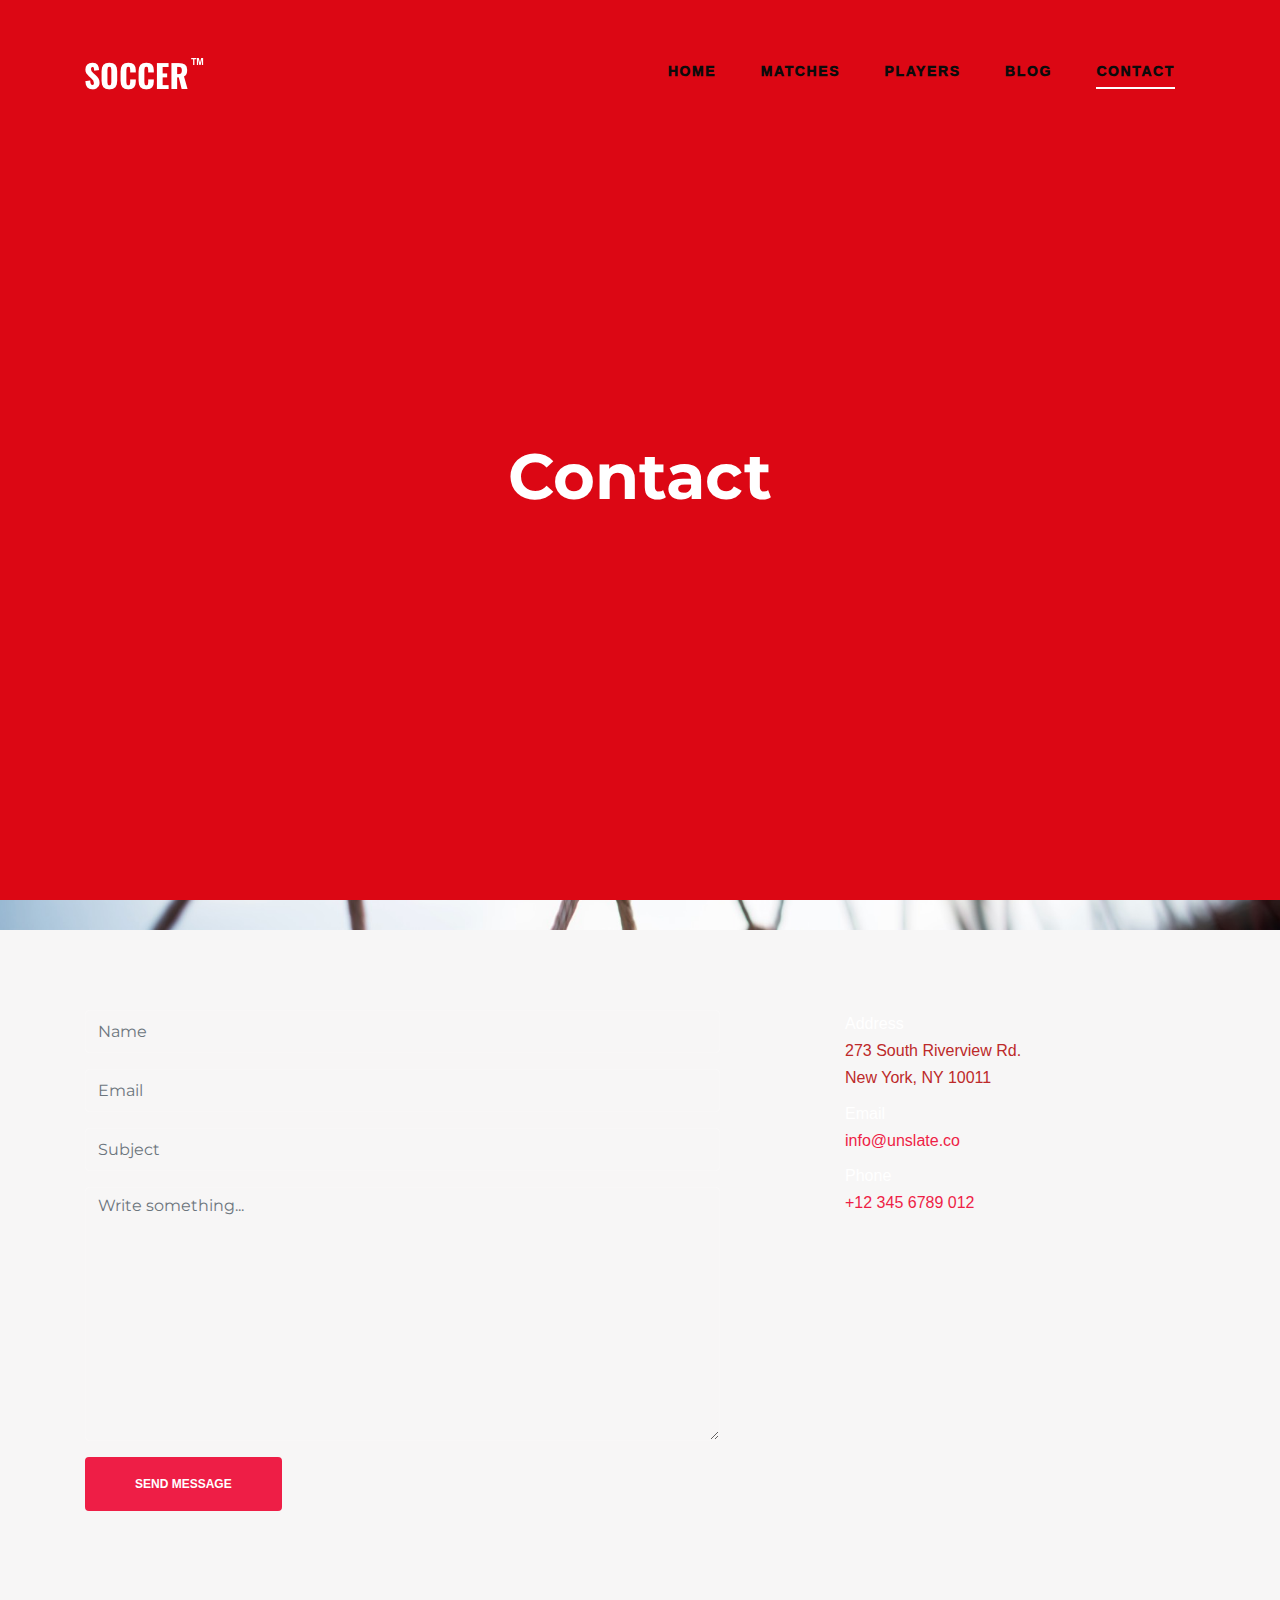
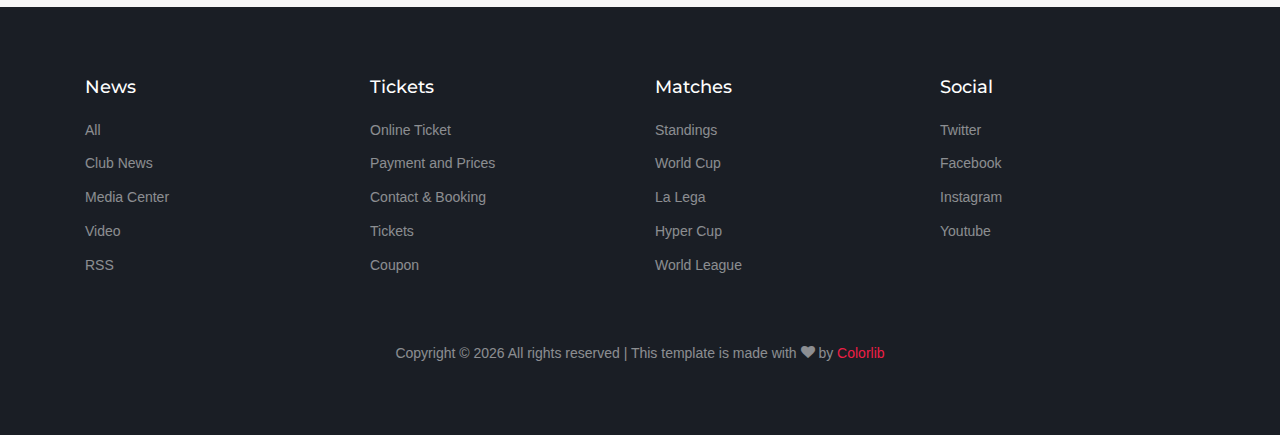
<file: contact.html>
<!DOCTYPE html>
<html lang="en">

<head>
  <title>Soccer &mdash; Website by Colorlib</title>
  <meta charset="utf-8">
  <meta name="viewport" content="width=device-width, initial-scale=1, shrink-to-fit=no">


  <link href="https://fonts.googleapis.com/css2?family=Montserrat:wght@400;700&display=swap" rel="stylesheet">

  <link rel="stylesheet" href="fonts/icomoon/style.css">

  <link rel="stylesheet" href="css/bootstrap/bootstrap.css">
  <link rel="stylesheet" href="css/jquery-ui.css">
  <link rel="stylesheet" href="css/owl.carousel.min.css">
  <link rel="stylesheet" href="css/owl.theme.default.min.css">
  <link rel="stylesheet" href="css/owl.theme.default.min.css">

  <link rel="stylesheet" href="css/jquery.fancybox.min.css">

  <link rel="stylesheet" href="css/bootstrap-datepicker.css">

  <link rel="stylesheet" href="fonts/flaticon/font/flaticon.css">

  <link rel="stylesheet" href="css/aos.css">

  <link rel="stylesheet" href="css/style.css">



</head>

<body>

  <div class="site-wrap">

    <div class="site-mobile-menu site-navbar-target">
      <div class="site-mobile-menu-header">
        <div class="site-mobile-menu-close">
          <span class="icon-close2 js-menu-toggle"></span>
        </div>
      </div>
      <div class="site-mobile-menu-body"></div>
    </div>


    <header class="site-navbar py-4" role="banner">

      <div class="container">
        <div class="d-flex align-items-center">
          <div class="site-logo">
            <a href="index.html">
              <img src="images/logo.png" alt="Logo">
            </a>
          </div>
          <div class="ml-auto">
            <nav class="site-navigation position-relative text-right" role="navigation">
              <ul class="site-menu main-menu js-clone-nav mr-auto d-none d-lg-block">
                <li><a href="index.html" class="nav-link">Home</a></li>
                <li><a href="matches.html" class="nav-link">Matches</a></li>
                <li><a href="players.html" class="nav-link">Players</a></li>
                <li><a href="blog.html" class="nav-link">Blog</a></li>
                <li class="active"><a href="contact.html" class="nav-link">Contact</a></li>
              </ul>
            </nav>

            <a href="#" class="d-inline-block d-lg-none site-menu-toggle js-menu-toggle text-black float-right text-white"><span
                class="icon-menu h3 text-white"></span></a>
          </div>
        </div>
      </div>

    </header>

    <div class="hero overlay" style="background-image: url('images/bg_3.jpg');">
      <div class="container">
        <div class="row align-items-center">
          <div class="col-lg-9 mx-auto text-center">
            <h1 class="text-white">Contact</h1>
          </div>
        </div>
      </div>
    </div>

    
    <div class="site-section">
      <div class="container">
        <div class="row">
          <div class="col-lg-7">
            <form action="#">
              <div class="form-group">
                <input type="text" class="form-control" placeholder="Name">
              </div>
              <div class="form-group">
                <input type="text" class="form-control" placeholder="Email">
              </div>
              <div class="form-group">
                <input type="text" class="form-control" placeholder="Subject">
              </div>
              <div class="form-group">
                <textarea name="" class="form-control" id="" cols="30" rows="10" placeholder="Write something..."></textarea>
              </div>
              <div class="form-group">
                <input type="submit" class="btn btn-primary py-3 px-5" value="Send Message">
              </div>
            </form>  
          </div>
          <div class="col-lg-4 ml-auto">
            
            <ul class="list-unstyled">
              <li class="mb-2">
                <strong class="text-white d-block">Address</strong>
                273 South Riverview Rd. <br> New York, NY 10011
              </li>
              <li class="mb-2">
                <strong class="text-white d-block">Email</strong>
                <a href="#">info@unslate.co</a>
              </li>
              <li class="mb-2">
                <strong class="text-white d-block">
                  Phone
                </strong>
                <a href="#">+12 345 6789 012</a>
              </li>
            </ul>
          </div>
        </div>
      </div>
    </div>


    <footer class="footer-section">
      <div class="container">
        <div class="row">
          <div class="col-lg-3">
            <div class="widget mb-3">
              <h3>News</h3>
              <ul class="list-unstyled links">
                <li><a href="#">All</a></li>
                <li><a href="#">Club News</a></li>
                <li><a href="#">Media Center</a></li>
                <li><a href="#">Video</a></li>
                <li><a href="#">RSS</a></li>
              </ul>
            </div>
          </div>
          <div class="col-lg-3">
            <div class="widget mb-3">
              <h3>Tickets</h3>
              <ul class="list-unstyled links">
                <li><a href="#">Online Ticket</a></li>
                <li><a href="#">Payment and Prices</a></li>
                <li><a href="#">Contact &amp; Booking</a></li>
                <li><a href="#">Tickets</a></li>
                <li><a href="#">Coupon</a></li>
              </ul>
            </div>
          </div>
          <div class="col-lg-3">
            <div class="widget mb-3">
              <h3>Matches</h3>
              <ul class="list-unstyled links">
                <li><a href="#">Standings</a></li>
                <li><a href="#">World Cup</a></li>
                <li><a href="#">La Lega</a></li>
                <li><a href="#">Hyper Cup</a></li>
                <li><a href="#">World League</a></li>
              </ul>
            </div>
          </div>

          <div class="col-lg-3">
            <div class="widget mb-3">
              <h3>Social</h3>
              <ul class="list-unstyled links">
                <li><a href="#">Twitter</a></li>
                <li><a href="#">Facebook</a></li>
                <li><a href="#">Instagram</a></li>
                <li><a href="#">Youtube</a></li>
              </ul>
            </div>
          </div>

        </div>

        <div class="row text-center">
          <div class="col-md-12">
            <div class=" pt-5">
              <p>
                <!-- Link back to Colorlib can't be removed. Template is licensed under CC BY 3.0. -->
                Copyright &copy;
                <script>
                  document.write(new Date().getFullYear());
                </script> All rights reserved | This template is made with <i class="icon-heart"
                  aria-hidden="true"></i> by <a href="https://colorlib.com" target="_blank">Colorlib</a>
                <!-- Link back to Colorlib can't be removed. Template is licensed under CC BY 3.0. -->
              </p>
            </div>
          </div>

        </div>
      </div>
    </footer>



  </div>
  <!-- .site-wrap -->

  <script src="js/jquery-3.3.1.min.js"></script>
  <script src="js/jquery-migrate-3.0.1.min.js"></script>
  <script src="js/jquery-ui.js"></script>
  <script src="js/popper.min.js"></script>
  <script src="js/bootstrap.min.js"></script>
  <script src="js/owl.carousel.min.js"></script>
  <script src="js/jquery.stellar.min.js"></script>
  <script src="js/jquery.countdown.min.js"></script>
  <script src="js/bootstrap-datepicker.min.js"></script>
  <script src="js/jquery.easing.1.3.js"></script>
  <script src="js/aos.js"></script>
  <script src="js/jquery.fancybox.min.js"></script>
  <script src="js/jquery.sticky.js"></script>
  <script src="js/jquery.mb.YTPlayer.min.js"></script>


  <script src="js/main.js"></script>

</body>

</html>
</file>
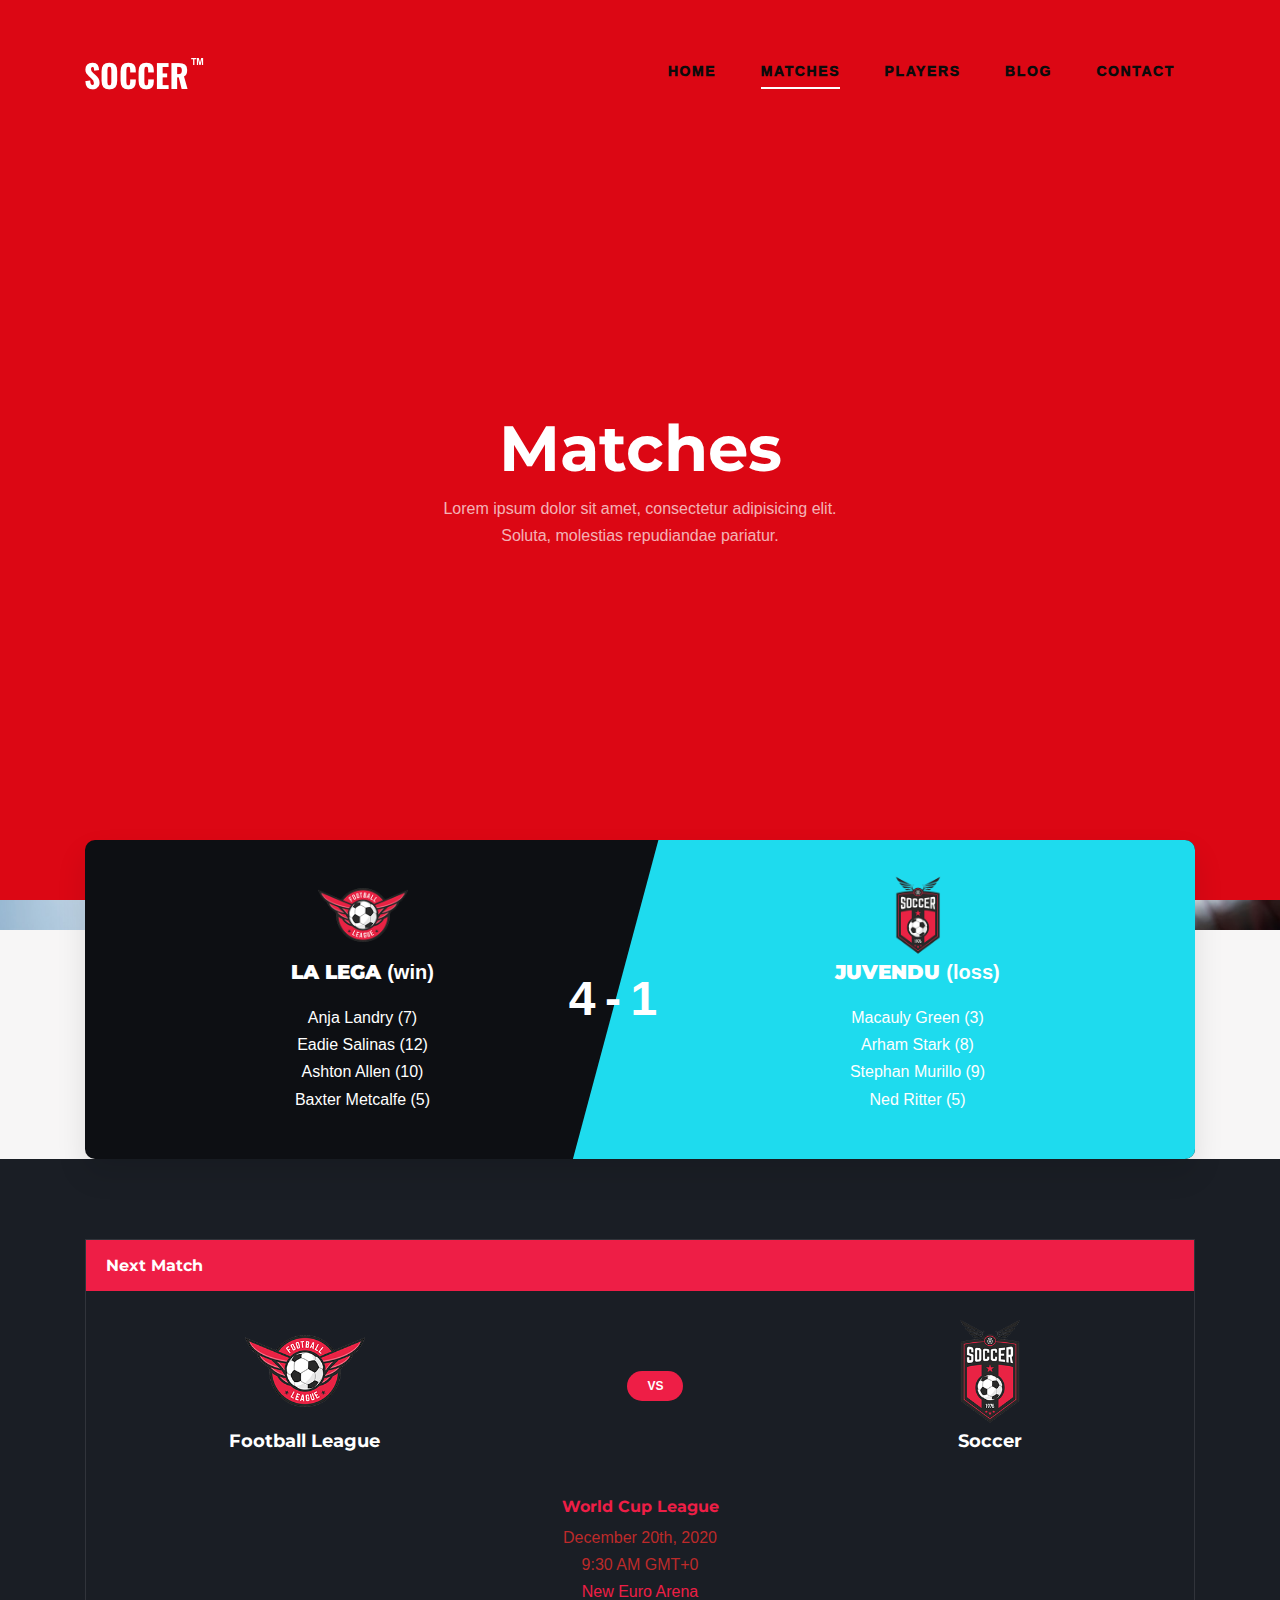
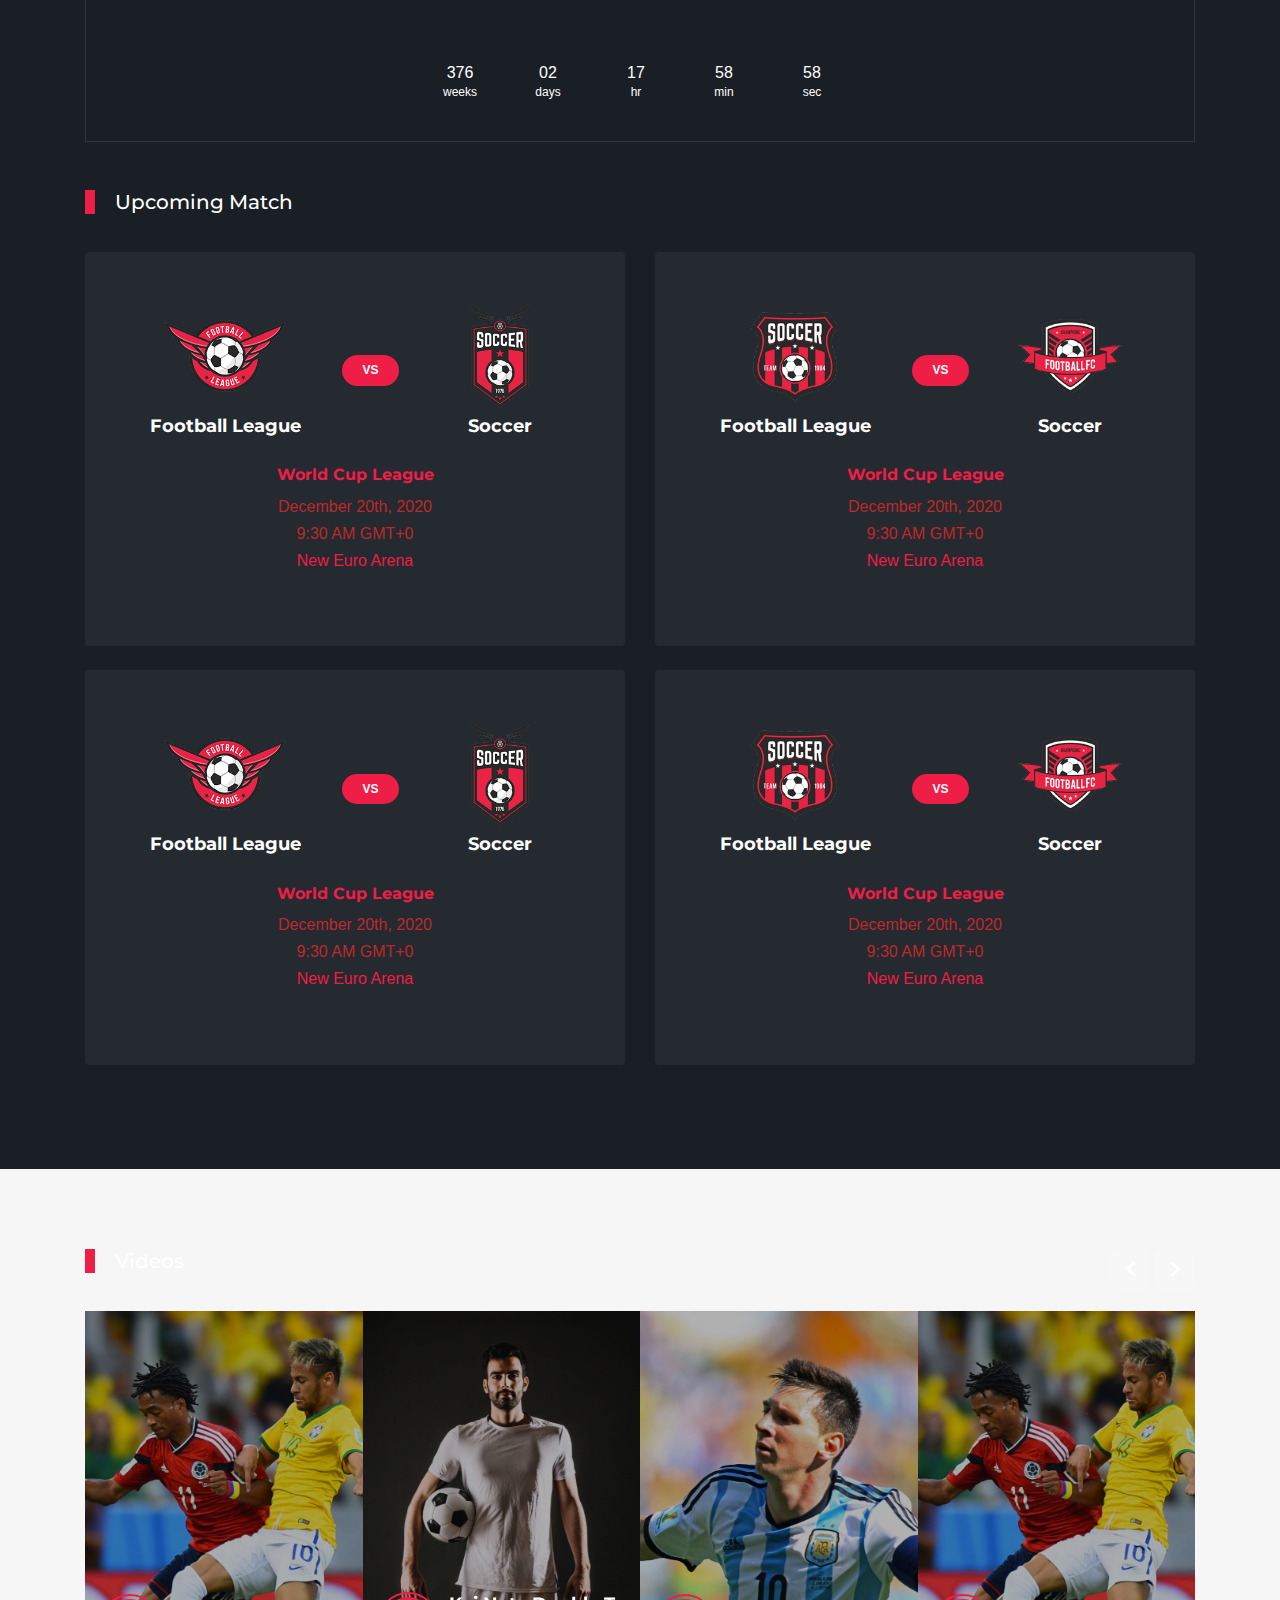
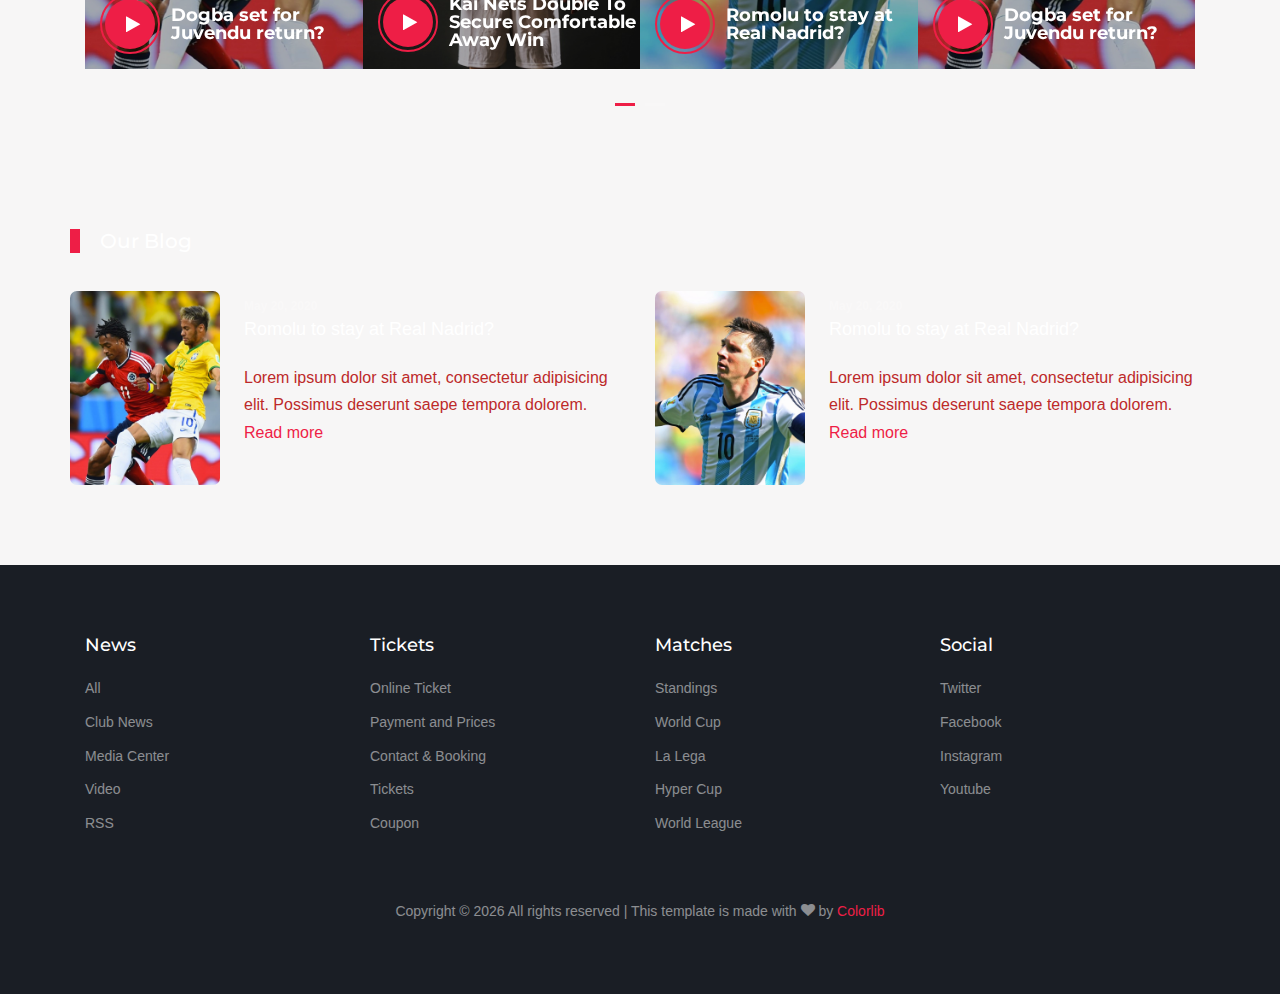
<file: matches.html>
<!DOCTYPE html>
<html lang="en">

<head>
  <title>Soccer &mdash; Website by Colorlib</title>
  <meta charset="utf-8">
  <meta name="viewport" content="width=device-width, initial-scale=1, shrink-to-fit=no">


  <link href="https://fonts.googleapis.com/css2?family=Montserrat:wght@400;700&display=swap" rel="stylesheet">

  <link rel="stylesheet" href="fonts/icomoon/style.css">

  <link rel="stylesheet" href="css/bootstrap/bootstrap.css">
  <link rel="stylesheet" href="css/jquery-ui.css">
  <link rel="stylesheet" href="css/owl.carousel.min.css">
  <link rel="stylesheet" href="css/owl.theme.default.min.css">
  <link rel="stylesheet" href="css/owl.theme.default.min.css">

  <link rel="stylesheet" href="css/jquery.fancybox.min.css">

  <link rel="stylesheet" href="css/bootstrap-datepicker.css">

  <link rel="stylesheet" href="fonts/flaticon/font/flaticon.css">

  <link rel="stylesheet" href="css/aos.css">

  <link rel="stylesheet" href="css/style.css">



</head>

<body>

  <div class="site-wrap">

    <div class="site-mobile-menu site-navbar-target">
      <div class="site-mobile-menu-header">
        <div class="site-mobile-menu-close">
          <span class="icon-close2 js-menu-toggle"></span>
        </div>
      </div>
      <div class="site-mobile-menu-body"></div>
    </div>


    <header class="site-navbar py-4" role="banner">

      <div class="container">
        <div class="d-flex align-items-center">
          <div class="site-logo">
            <a href="index.html">
              <img src="images/logo.png" alt="Logo">
            </a>
          </div>
          <div class="ml-auto">
            <nav class="site-navigation position-relative text-right" role="navigation">
              <ul class="site-menu main-menu js-clone-nav mr-auto d-none d-lg-block">
                <li><a href="index.html" class="nav-link">Home</a></li>
                <li class="active"><a href="matches.html" class="nav-link">Matches</a></li>
                <li><a href="players.html" class="nav-link">Players</a></li>
                <li><a href="blog.html" class="nav-link">Blog</a></li>
                <li><a href="contact.html" class="nav-link">Contact</a></li>
              </ul>
            </nav>

            <a href="#" class="d-inline-block d-lg-none site-menu-toggle js-menu-toggle text-black float-right text-white"><span
                class="icon-menu h3 text-white"></span></a>
          </div>
        </div>
      </div>

    </header>

    <div class="hero overlay" style="background-image: url('images/bg_3.jpg');">
      <div class="container">
        <div class="row align-items-center">
          <div class="col-lg-5 mx-auto text-center">
            <h1 class="text-white">Matches</h1>
            <p>Lorem ipsum dolor sit amet, consectetur adipisicing elit. Soluta, molestias repudiandae pariatur.</p>
          </div>

         
        </div>
      </div>
    </div>

    
    
    <div class="container">
      

      <div class="row">
        <div class="col-lg-12">
          
          <div class="d-flex team-vs">
            <span class="score">4-1</span>
            <div class="team-1 w-50">
              <div class="team-details w-100 text-center">
                <img src="images/logo_1.png" alt="Image" class="img-fluid">
                <h3>LA LEGA <span>(win)</span></h3>
                <ul class="list-unstyled">
                  <li>Anja Landry (7)</li>
                  <li>Eadie Salinas (12)</li>
                  <li>Ashton Allen (10)</li>
                  <li>Baxter Metcalfe (5)</li>
                </ul>
              </div>
            </div>
            <div class="team-2 w-50">
              <div class="team-details w-100 text-center">
                <img src="images/logo_2.png" alt="Image" class="img-fluid">
                <h3>JUVENDU <span>(loss)</span></h3>
                <ul class="list-unstyled">
                  <li>Macauly Green (3)</li>
                  <li>Arham Stark (8)</li>
                  <li>Stephan Murillo (9)</li>
                  <li>Ned Ritter (5)</li>
                </ul>
              </div>
            </div>
          </div>
        </div>
      </div>
    </div>
  

    
    <div class="site-section bg-dark">
      <div class="container">
        
        <div class="row mb-5">
          <div class="col-lg-12">
            <div class="widget-next-match">
              <div class="widget-title">
                <h3>Next Match</h3>
              </div>
              <div class="widget-body mb-3">
                <div class="widget-vs">
                  <div class="d-flex align-items-center justify-content-around justify-content-between w-100">
                    <div class="team-1 text-center">
                      <img src="images/logo_1.png" alt="Image">
                      <h3>Football League</h3>
                    </div>
                    <div>
                      <span class="vs"><span>VS</span></span>
                    </div>
                    <div class="team-2 text-center">
                      <img src="images/logo_2.png" alt="Image">
                      <h3>Soccer</h3>
                    </div>
                  </div>
                </div>
              </div>

              <div class="text-center widget-vs-contents mb-4">
                <h4>World Cup League</h4>
                <p class="mb-5">
                  <span class="d-block">December 20th, 2020</span>
                  <span class="d-block">9:30 AM GMT+0</span>
                  <strong class="text-primary">New Euro Arena</strong>
                </p>

                <div id="date-countdown2" class="pb-1"></div>
              </div>
            </div>
          </div>
        </div>

        <div class="row">
          <div class="col-12 title-section">
            <h2 class="heading">Upcoming Match</h2>
          </div>
          <div class="col-lg-6 mb-4">
            <div class="bg-light p-4 rounded">
              <div class="widget-body">
                  <div class="widget-vs">
                    <div class="d-flex align-items-center justify-content-around justify-content-between w-100">
                      <div class="team-1 text-center">
                        <img src="images/logo_1.png" alt="Image">
                        <h3>Football League</h3>
                      </div>
                      <div>
                        <span class="vs"><span>VS</span></span>
                      </div>
                      <div class="team-2 text-center">
                        <img src="images/logo_2.png" alt="Image">
                        <h3>Soccer</h3>
                      </div>
                    </div>
                  </div>
                </div>

                <div class="text-center widget-vs-contents mb-4">
                  <h4>World Cup League</h4>
                  <p class="mb-5">
                    <span class="d-block">December 20th, 2020</span>
                    <span class="d-block">9:30 AM GMT+0</span>
                    <strong class="text-primary">New Euro Arena</strong>
                  </p>

                </div>
              
            </div>
          </div>
          <div class="col-lg-6 mb-4">
            <div class="bg-light p-4 rounded">
              <div class="widget-body">
                  <div class="widget-vs">
                    <div class="d-flex align-items-center justify-content-around justify-content-between w-100">
                      <div class="team-1 text-center">
                        <img src="images/logo_3.png" alt="Image">
                        <h3>Football League</h3>
                      </div>
                      <div>
                        <span class="vs"><span>VS</span></span>
                      </div>
                      <div class="team-2 text-center">
                        <img src="images/logo_4.png" alt="Image">
                        <h3>Soccer</h3>
                      </div>
                    </div>
                  </div>
                </div>

                <div class="text-center widget-vs-contents mb-4">
                  <h4>World Cup League</h4>
                  <p class="mb-5">
                    <span class="d-block">December 20th, 2020</span>
                    <span class="d-block">9:30 AM GMT+0</span>
                    <strong class="text-primary">New Euro Arena</strong>
                  </p>

                </div>
              
            </div>
          </div>

          <div class="col-lg-6 mb-4">
            <div class="bg-light p-4 rounded">
              <div class="widget-body">
                  <div class="widget-vs">
                    <div class="d-flex align-items-center justify-content-around justify-content-between w-100">
                      <div class="team-1 text-center">
                        <img src="images/logo_1.png" alt="Image">
                        <h3>Football League</h3>
                      </div>
                      <div>
                        <span class="vs"><span>VS</span></span>
                      </div>
                      <div class="team-2 text-center">
                        <img src="images/logo_2.png" alt="Image">
                        <h3>Soccer</h3>
                      </div>
                    </div>
                  </div>
                </div>

                <div class="text-center widget-vs-contents mb-4">
                  <h4>World Cup League</h4>
                  <p class="mb-5">
                    <span class="d-block">December 20th, 2020</span>
                    <span class="d-block">9:30 AM GMT+0</span>
                    <strong class="text-primary">New Euro Arena</strong>
                  </p>

                </div>
              
            </div>
          </div>
          <div class="col-lg-6 mb-4">
            <div class="bg-light p-4 rounded">
              <div class="widget-body">
                  <div class="widget-vs">
                    <div class="d-flex align-items-center justify-content-around justify-content-between w-100">
                      <div class="team-1 text-center">
                        <img src="images/logo_3.png" alt="Image">
                        <h3>Football League</h3>
                      </div>
                      <div>
                        <span class="vs"><span>VS</span></span>
                      </div>
                      <div class="team-2 text-center">
                        <img src="images/logo_4.png" alt="Image">
                        <h3>Soccer</h3>
                      </div>
                    </div>
                  </div>
                </div>

                <div class="text-center widget-vs-contents mb-4">
                  <h4>World Cup League</h4>
                  <p class="mb-5">
                    <span class="d-block">December 20th, 2020</span>
                    <span class="d-block">9:30 AM GMT+0</span>
                    <strong class="text-primary">New Euro Arena</strong>
                  </p>

                </div>
              
            </div>
          </div>
          
        </div>
      </div>
    </div> <!-- .site-section -->

    <div class="site-section">
      <div class="container">
        <div class="row">
          <div class="col-6 title-section">
            <h2 class="heading">Videos</h2>
          </div>
          <div class="col-6 text-right">
            <div class="custom-nav">
            <a href="#" class="js-custom-prev-v2"><span class="icon-keyboard_arrow_left"></span></a>
            <span></span>
            <a href="#" class="js-custom-next-v2"><span class="icon-keyboard_arrow_right"></span></a>
            </div>
          </div>
        </div>


        <div class="owl-4-slider owl-carousel">
          <div class="item">
            <div class="video-media">
              <img src="images/img_1.jpg" alt="Image" class="img-fluid">
              <a href="https://vimeo.com/139714818" class="d-flex play-button align-items-center" data-fancybox>
                <span class="icon mr-3">
                  <span class="icon-play"></span>
                </span>
                <div class="caption">
                  <h3 class="m-0">Dogba set for Juvendu return?</h3>
                </div>
              </a>
            </div>
          </div>
          <div class="item">
            <div class="video-media">
              <img src="images/img_2.jpg" alt="Image" class="img-fluid">
              <a href="https://vimeo.com/139714818" class="d-flex play-button align-items-center" data-fancybox>
                <span class="icon mr-3">
                  <span class="icon-play"></span>
                </span>
                <div class="caption">
                  <h3 class="m-0">Kai Nets Double To Secure Comfortable Away Win</h3>
                </div>
              </a>
            </div>
          </div>
          <div class="item">
            <div class="video-media">
              <img src="images/img_3.jpg" alt="Image" class="img-fluid">
              <a href="https://vimeo.com/139714818" class="d-flex play-button align-items-center" data-fancybox>
                <span class="icon mr-3">
                  <span class="icon-play"></span>
                </span>
                <div class="caption">
                  <h3 class="m-0">Romolu to stay at Real Nadrid?</h3>
                </div>
              </a>
            </div>
          </div>

          <div class="item">
            <div class="video-media">
              <img src="images/img_1.jpg" alt="Image" class="img-fluid">
              <a href="https://vimeo.com/139714818" class="d-flex play-button align-items-center" data-fancybox>
                <span class="icon mr-3">
                  <span class="icon-play"></span>
                </span>
                <div class="caption">
                  <h3 class="m-0">Dogba set for Juvendu return?</h3>
                </div>
              </a>
            </div>
          </div>
          <div class="item">
            <div class="video-media">
              <img src="images/img_2.jpg" alt="Image" class="img-fluid">
              <a href="https://vimeo.com/139714818" class="d-flex play-button align-items-center" data-fancybox>
                <span class="icon mr-3">
                  <span class="icon-play"></span>
                </span>
                <div class="caption">
                  <h3 class="m-0">Kai Nets Double To Secure Comfortable Away Win</h3>
                </div>
              </a>
            </div>
          </div>
          <div class="item">
            <div class="video-media">
              <img src="images/img_3.jpg" alt="Image" class="img-fluid">
              <a href="https://vimeo.com/139714818" class="d-flex play-button align-items-center" data-fancybox>
                <span class="icon mr-3">
                  <span class="icon-play"></span>
                </span>
                <div class="caption">
                  <h3 class="m-0">Romolu to stay at Real Nadrid?</h3>
                </div>
              </a>
            </div>
          </div>

        </div>

      </div>
    </div>

    <div class="container site-section">
      <div class="row">
        <div class="col-6 title-section">
          <h2 class="heading">Our Blog</h2>
        </div>
      </div>
      <div class="row">
        <div class="col-lg-6">
          <div class="custom-media d-flex">
            <div class="img mr-4">
              <img src="images/img_1.jpg" alt="Image" class="img-fluid">
            </div>
            <div class="text">
              <span class="meta">May 20, 2020</span>
              <h3 class="mb-4"><a href="#">Romolu to stay at Real Nadrid?</a></h3>
              <p>Lorem ipsum dolor sit amet, consectetur adipisicing elit. Possimus deserunt saepe tempora dolorem.</p>
              <p><a href="#">Read more</a></p>
            </div>
          </div>
        </div>
        <div class="col-lg-6">
          <div class="custom-media d-flex">
            <div class="img mr-4">
              <img src="images/img_3.jpg" alt="Image" class="img-fluid">
            </div>
            <div class="text">
              <span class="meta">May 20, 2020</span>
              <h3 class="mb-4"><a href="#">Romolu to stay at Real Nadrid?</a></h3>
              <p>Lorem ipsum dolor sit amet, consectetur adipisicing elit. Possimus deserunt saepe tempora dolorem.</p>
              <p><a href="#">Read more</a></p>
            </div>
          </div>
        </div>
      </div>
    </div>



    <footer class="footer-section">
      <div class="container">
        <div class="row">
          <div class="col-lg-3">
            <div class="widget mb-3">
              <h3>News</h3>
              <ul class="list-unstyled links">
                <li><a href="#">All</a></li>
                <li><a href="#">Club News</a></li>
                <li><a href="#">Media Center</a></li>
                <li><a href="#">Video</a></li>
                <li><a href="#">RSS</a></li>
              </ul>
            </div>
          </div>
          <div class="col-lg-3">
            <div class="widget mb-3">
              <h3>Tickets</h3>
              <ul class="list-unstyled links">
                <li><a href="#">Online Ticket</a></li>
                <li><a href="#">Payment and Prices</a></li>
                <li><a href="#">Contact &amp; Booking</a></li>
                <li><a href="#">Tickets</a></li>
                <li><a href="#">Coupon</a></li>
              </ul>
            </div>
          </div>
          <div class="col-lg-3">
            <div class="widget mb-3">
              <h3>Matches</h3>
              <ul class="list-unstyled links">
                <li><a href="#">Standings</a></li>
                <li><a href="#">World Cup</a></li>
                <li><a href="#">La Lega</a></li>
                <li><a href="#">Hyper Cup</a></li>
                <li><a href="#">World League</a></li>
              </ul>
            </div>
          </div>

          <div class="col-lg-3">
            <div class="widget mb-3">
              <h3>Social</h3>
              <ul class="list-unstyled links">
                <li><a href="#">Twitter</a></li>
                <li><a href="#">Facebook</a></li>
                <li><a href="#">Instagram</a></li>
                <li><a href="#">Youtube</a></li>
              </ul>
            </div>
          </div>

        </div>

        <div class="row text-center">
          <div class="col-md-12">
            <div class=" pt-5">
              <p>
                <!-- Link back to Colorlib can't be removed. Template is licensed under CC BY 3.0. -->
                Copyright &copy;
                <script>
                  document.write(new Date().getFullYear());
                </script> All rights reserved | This template is made with <i class="icon-heart"
                  aria-hidden="true"></i> by <a href="https://colorlib.com" target="_blank">Colorlib</a>
                <!-- Link back to Colorlib can't be removed. Template is licensed under CC BY 3.0. -->
              </p>
            </div>
          </div>

        </div>
      </div>
    </footer>



  </div>
  <!-- .site-wrap -->

  <script src="js/jquery-3.3.1.min.js"></script>
  <script src="js/jquery-migrate-3.0.1.min.js"></script>
  <script src="js/jquery-ui.js"></script>
  <script src="js/popper.min.js"></script>
  <script src="js/bootstrap.min.js"></script>
  <script src="js/owl.carousel.min.js"></script>
  <script src="js/jquery.stellar.min.js"></script>
  <script src="js/jquery.countdown.min.js"></script>
  <script src="js/bootstrap-datepicker.min.js"></script>
  <script src="js/jquery.easing.1.3.js"></script>
  <script src="js/aos.js"></script>
  <script src="js/jquery.fancybox.min.js"></script>
  <script src="js/jquery.sticky.js"></script>
  <script src="js/jquery.mb.YTPlayer.min.js"></script>


  <script src="js/main.js"></script>

</body>

</html>
</file>
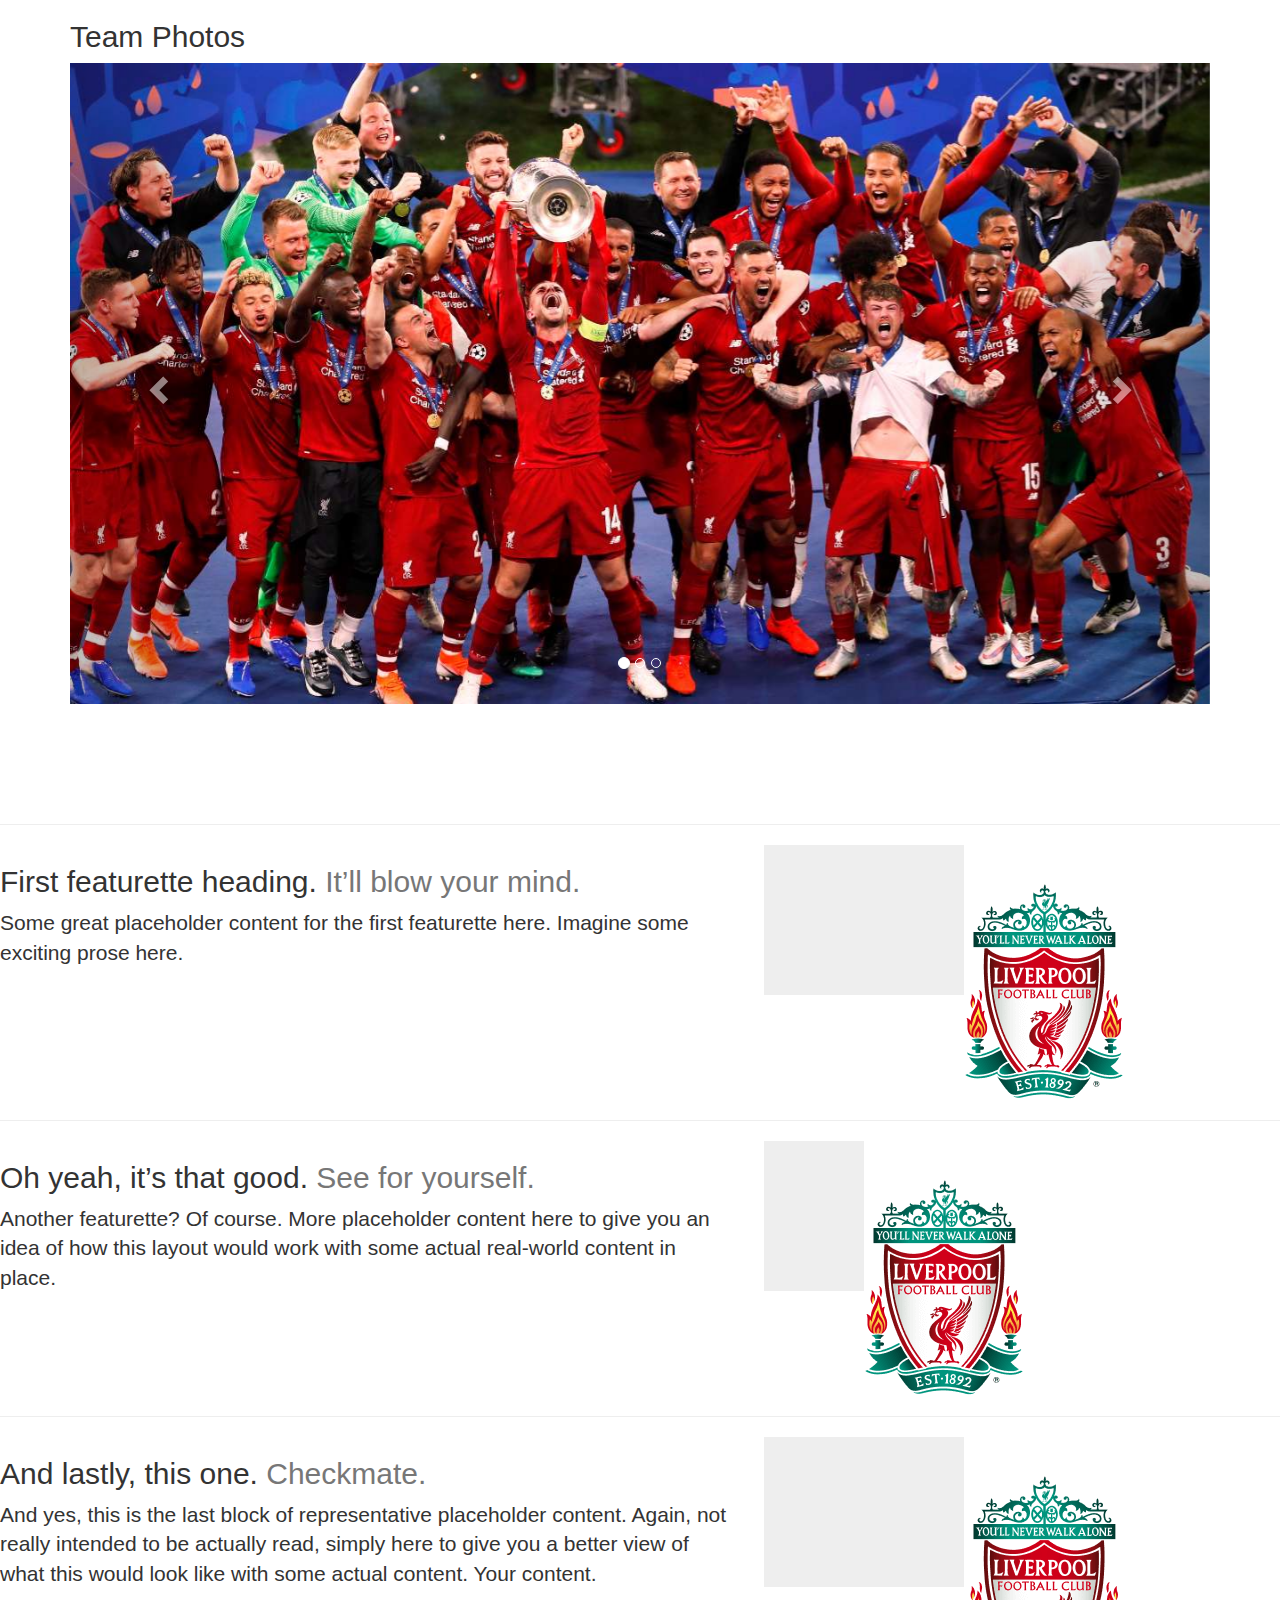
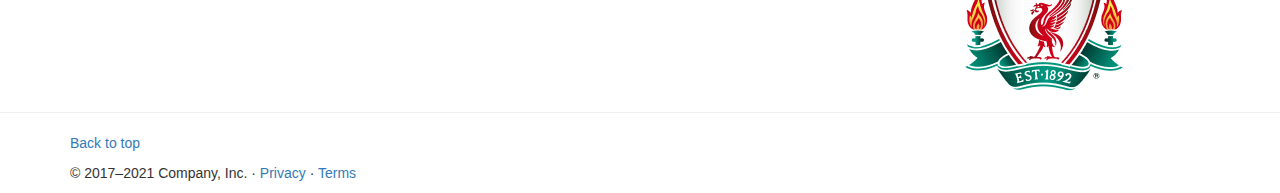
<file: news.html>
<!doctype html>
<html lang="en">
  <head>
    <title>Bootstrap Example</title>
  <meta charset="utf-8">
  <meta name="viewport" content="width=device-width, initial-scale=1">
  <link rel="stylesheet" href="https://maxcdn.bootstrapcdn.com/bootstrap/3.4.1/css/bootstrap.min.css">
  <script src="https://ajax.googleapis.com/ajax/libs/jquery/3.5.1/jquery.min.js"></script>
  <script src="https://maxcdn.bootstrapcdn.com/bootstrap/3.4.1/js/bootstrap.min.js"></script>
    <!-- Required meta tags -->
    <meta charset="utf-8">
    <meta name="viewport" content="width=device-width, initial-scale=1">

    <!-- Bootstrap CSS -->
    <link href="https://cdn.jsdelivr.net/npm/bootstrap@5.1.3/dist/css/bootstrap.min.css" rel="stylesheet" integrity="sha384-1BmE4kWBq78iYhFldvKuhfTAU6auU8tT94WrHftjDbrCEXSU1oBoqyl2QvZ6jIW3" crossorigin="anonymous">

    <title>News</title>
  </head>
  <body>
    
    <main>
      <div class="Team-Photos" data-aos="zoom-in">
        <div class="container">
          <h2>Team Photos</h2>
          <div id="myCarousel" class="carousel slide" data-ride="carousel">
            <!-- Indicators -->
            <ol class="carousel-indicators">
              <li data-target="#myCarousel" data-slide-to="0" class="active"></li>
              <li data-target="#myCarousel" data-slide-to="1"></li>
              <li data-target="#myCarousel" data-slide-to="2"></li>
            </ol>
  
            <!-- Wrapper for slides -->
            <div class="carousel-inner">
              <div class="item active">
                <!-- <img src="images/pic1.jfif" alt="Los Angeles"  style="width:100%; height: 100%;">   -->
                <img src="images/831223-liverpool1-reuters.jpg" style="width:100%;">
              </div>
  
              <div class="item">
                <img src="images/550.jpg" alt="Chicago" style="width:100%;">
              </div>
  
              <div class="item">
                <img src="images/wp2361276.jpg" alt="New york" style="width:100%;">
              </div>
            </div>
  
            <!-- Left and right controls -->
            <a class="left carousel-control" href="#myCarousel" data-slide="prev">
              <span class="glyphicon glyphicon-chevron-left"></span>
              <span class="sr-only">Previous</span>
            </a>
            <a class="right carousel-control" href="#myCarousel" data-slide="next">
              <span class="glyphicon glyphicon-chevron-right"></span>
              <span class="sr-only">Next</span>
            </a>
          </div>
        </div>
      </div>
  
    <br><br><br>
      <!-- Marketing messaging and featurettes
      ================================================== -->
      <!-- Wrap the rest of the page in another container to center all the content. -->
    
      <div class="container marketing">
    
        <!-- Three columns of text below the carousel -->
        
        </div><!-- /.row -->
    
    <br><br>
        <!-- START THE FEATURETTES -->
    
        <hr class="featurette-divider">
    
        <div class="row featurette">
          <div class="col-md-7">
            <h2 class="featurette-heading">First featurette heading. <span class="text-muted">It’ll blow your mind.</span></h2>
            <p class="lead">Some great placeholder content for the first featurette here. Imagine some exciting prose here.</p>
          </div>
          <div class="col-md-5">
            <svg class="bd-placeholder-img bd-placeholder-img-lg featurette-image img-fluid mx-auto" width="200"><title>Placeholder</title><rect width="100%" height="100%" fill="#eee"></rect><text x="50%" y="50%" fill="#aaa" dy=".3em"><img src="images/liverpoolfc_crest.png" alt="Image"></text></svg>
    
          </div>
        </div>
    
        <hr class="featurette-divider">
    
        <div class="row featurette">
          <div class="col-md-7 order-md-2">
            <h2 class="featurette-heading">Oh yeah, it’s that good. <span class="text-muted">See for yourself.</span></h2>
            <p class="lead">Another featurette? Of course. More placeholder content here to give you an idea of how this layout would work with some actual real-world content in place.</p>
          </div>
          <div class="col-md-5 order-md-1">
            <!-- <svg class="bd-placeholder-img bd-placeholder-img-lg featurette-image img-fluid mx-auto" width="500" height="500" xmlns="http://www.w3.org/2000/svg" role="img" aria-label="Placeholder: 500x500" preserveAspectRatio="xMidYMid slice" focusable="false"><title>Placeholder</title><rect width="100%" height="100%" fill="#eee"></rect><text x="50%" y="50%" fill="#aaa" dy=".3em">500x500</text></svg> -->
            <svg class="bd-placeholder-img bd-placeholder-img-lg featurette-image img-fluid mx-auto" width="100"><title>Placeholder</title><rect width="100%" height="100%" fill="#eee"></rect><text x="50%" y="50%" fill="#aaa" dy=".3em"><img src="images/liverpoolfc_crest.png" alt="Image"></text></svg>
    
          </div>
        </div>
        
    
        <hr class="featurette-divider">
    
        <div class="row featurette">
          <div class="col-md-7">
            <h2 class="featurette-heading">And lastly, this one. <span class="text-muted">Checkmate.</span></h2>
            <p class="lead">And yes, this is the last block of representative placeholder content. Again, not really intended to be actually read, simply here to give you a better view of what this would look like with some actual content. Your content.</p>
          </div>
          <div class="col-md-5">
            <svg class="bd-placeholder-img bd-placeholder-img-lg featurette-image img-fluid mx-auto" width="200"><title>Placeholder</title><rect width="100%" height="100%" fill="#eee"></rect><text x="50%" y="50%" fill="#aaa" dy=".3em"><img src="images/liverpoolfc_crest.png" alt="Image"></text></svg>
    
          </div>
        </div>
    
        <hr class="featurette-divider">
    
        <!-- /END THE FEATURETTES -->
    
      </div><!-- /.container -->
    
    
      <!-- FOOTER -->
      <footer class="container">
        <p class="float-end"><a href="#">Back to top</a></p>
        <p>© 2017–2021 Company, Inc. · <a href="#">Privacy</a> · <a href="#">Terms</a></p>
      </footer>
    </main>
    <!-- <h1>Hello, world!</h1> -->

    <!-- Optional JavaScript; choose one of the two! -->

    <!-- Option 1: Bootstrap Bundle with Popper -->
    <script src="https://cdn.jsdelivr.net/npm/bootstrap@5.1.3/dist/js/bootstrap.bundle.min.js" integrity="sha384-ka7Sk0Gln4gmtz2MlQnikT1wXgYsOg+OMhuP+IlRH9sENBO0LRn5q+8nbTov4+1p" crossorigin="anonymous"></script>

    <!-- Option 2: Separate Popper and Bootstrap JS -->
    <!--
    <script src="https://cdn.jsdelivr.net/npm/@popperjs/core@2.10.2/dist/umd/popper.min.js" integrity="sha384-7+zCNj/IqJ95wo16oMtfsKbZ9ccEh31eOz1HGyDuCQ6wgnyJNSYdrPa03rtR1zdB" crossorigin="anonymous"></script>
    <script src="https://cdn.jsdelivr.net/npm/bootstrap@5.1.3/dist/js/bootstrap.min.js" integrity="sha384-QJHtvGhmr9XOIpI6YVutG+2QOK9T+ZnN4kzFN1RtK3zEFEIsxhlmWl5/YESvpZ13" crossorigin="anonymous"></script>
    -->
  </body>
</html>
</file>
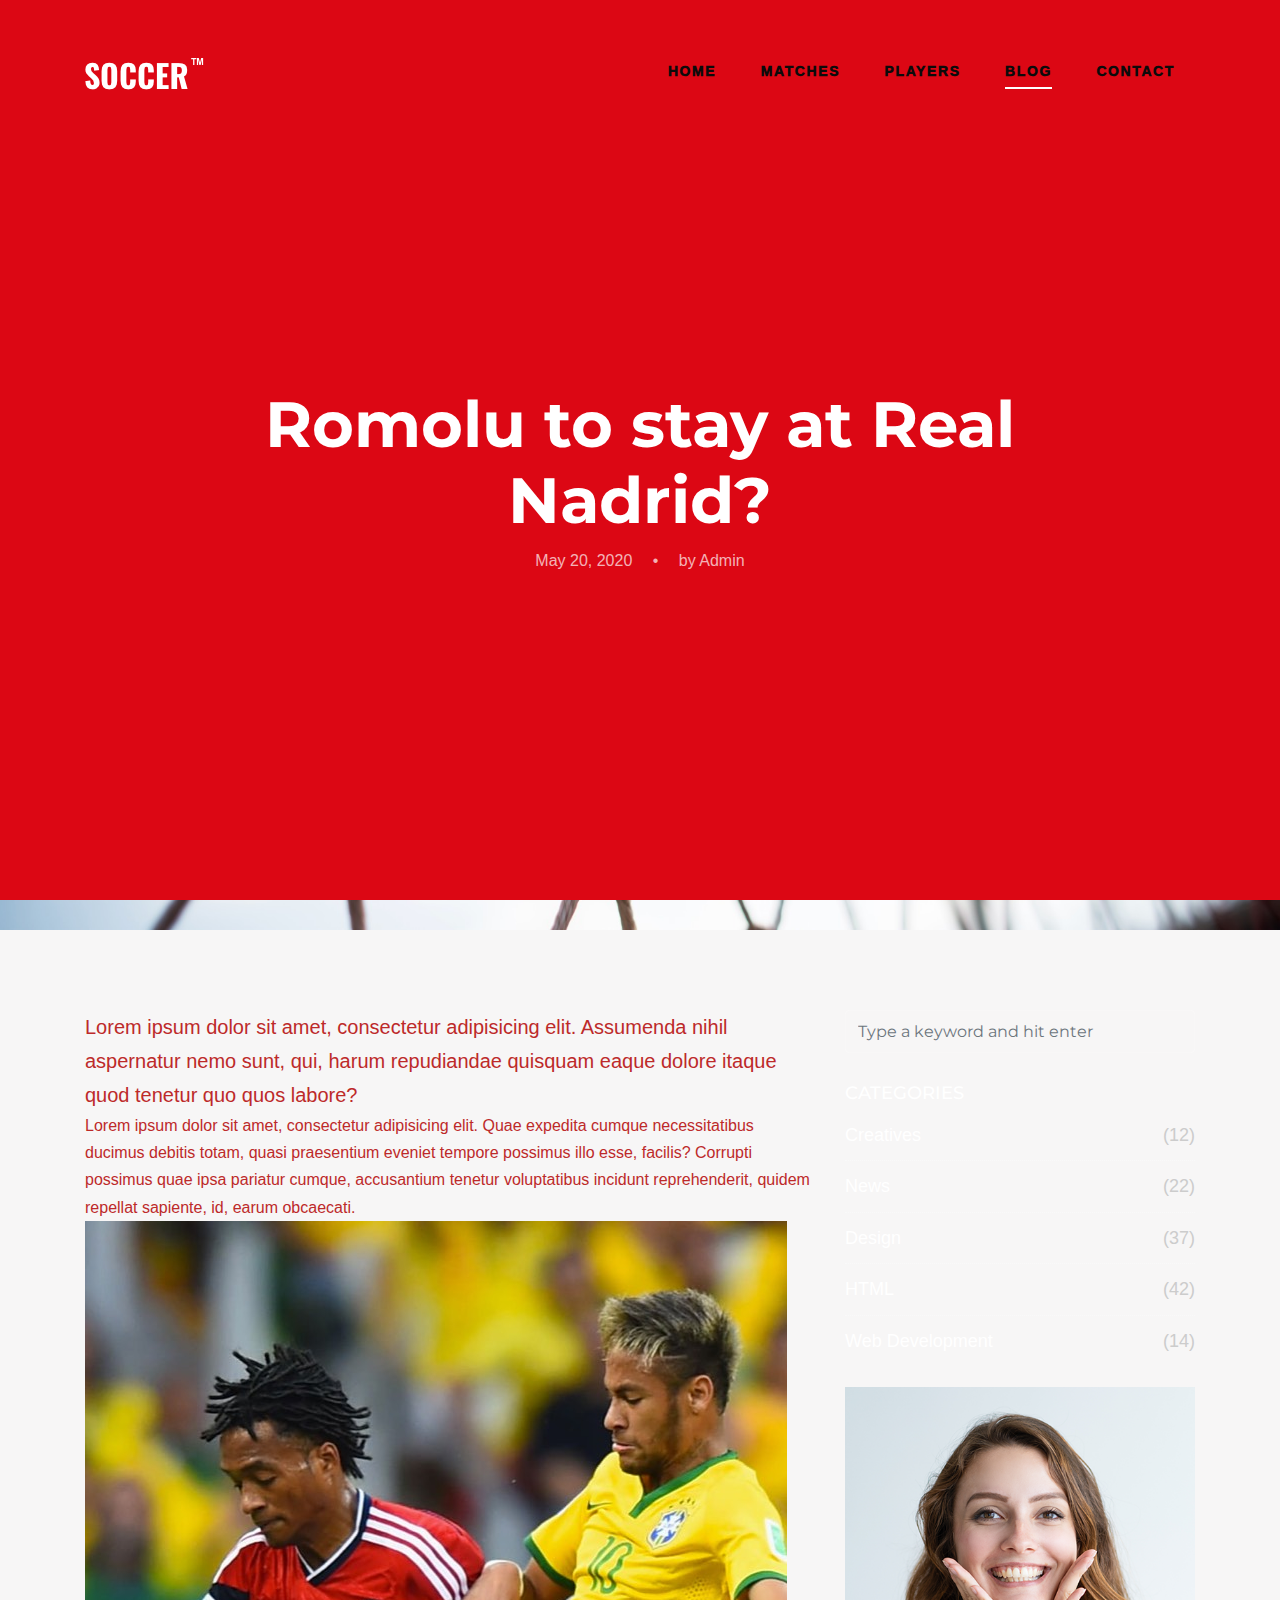
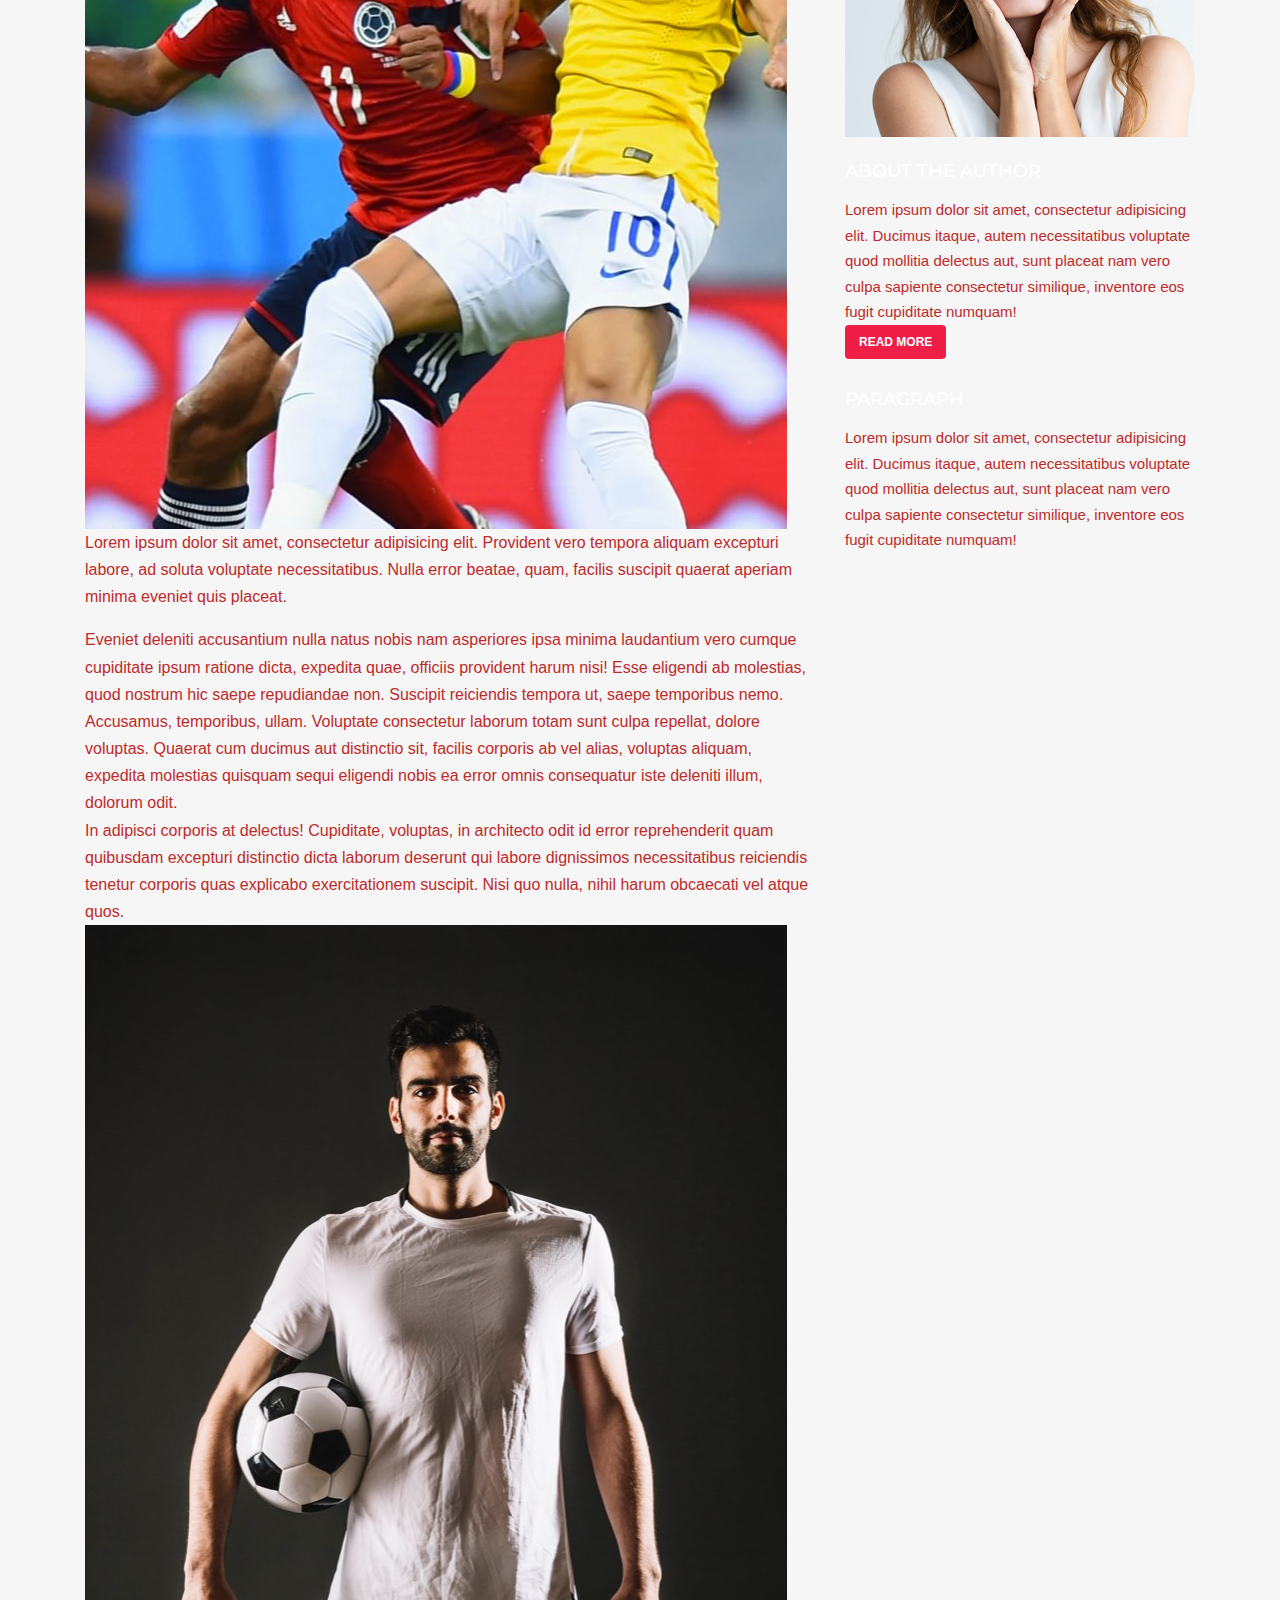
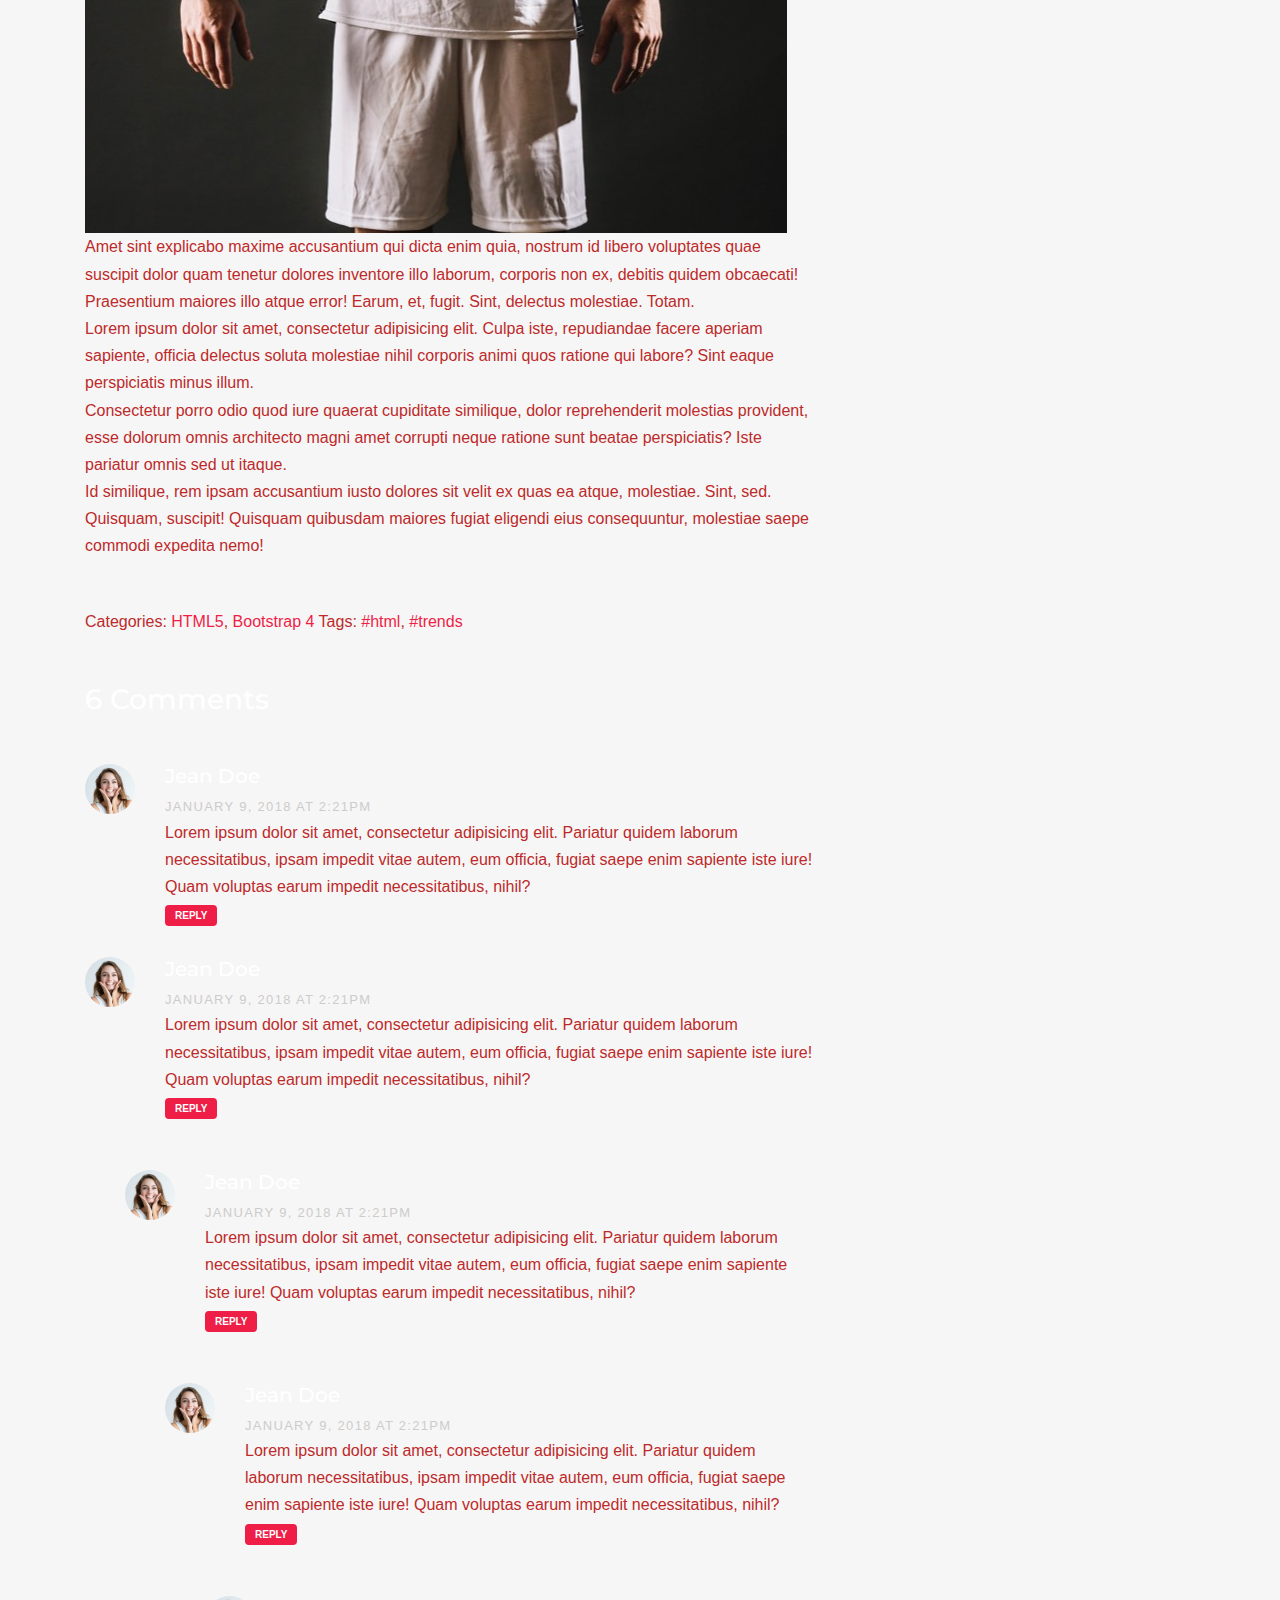
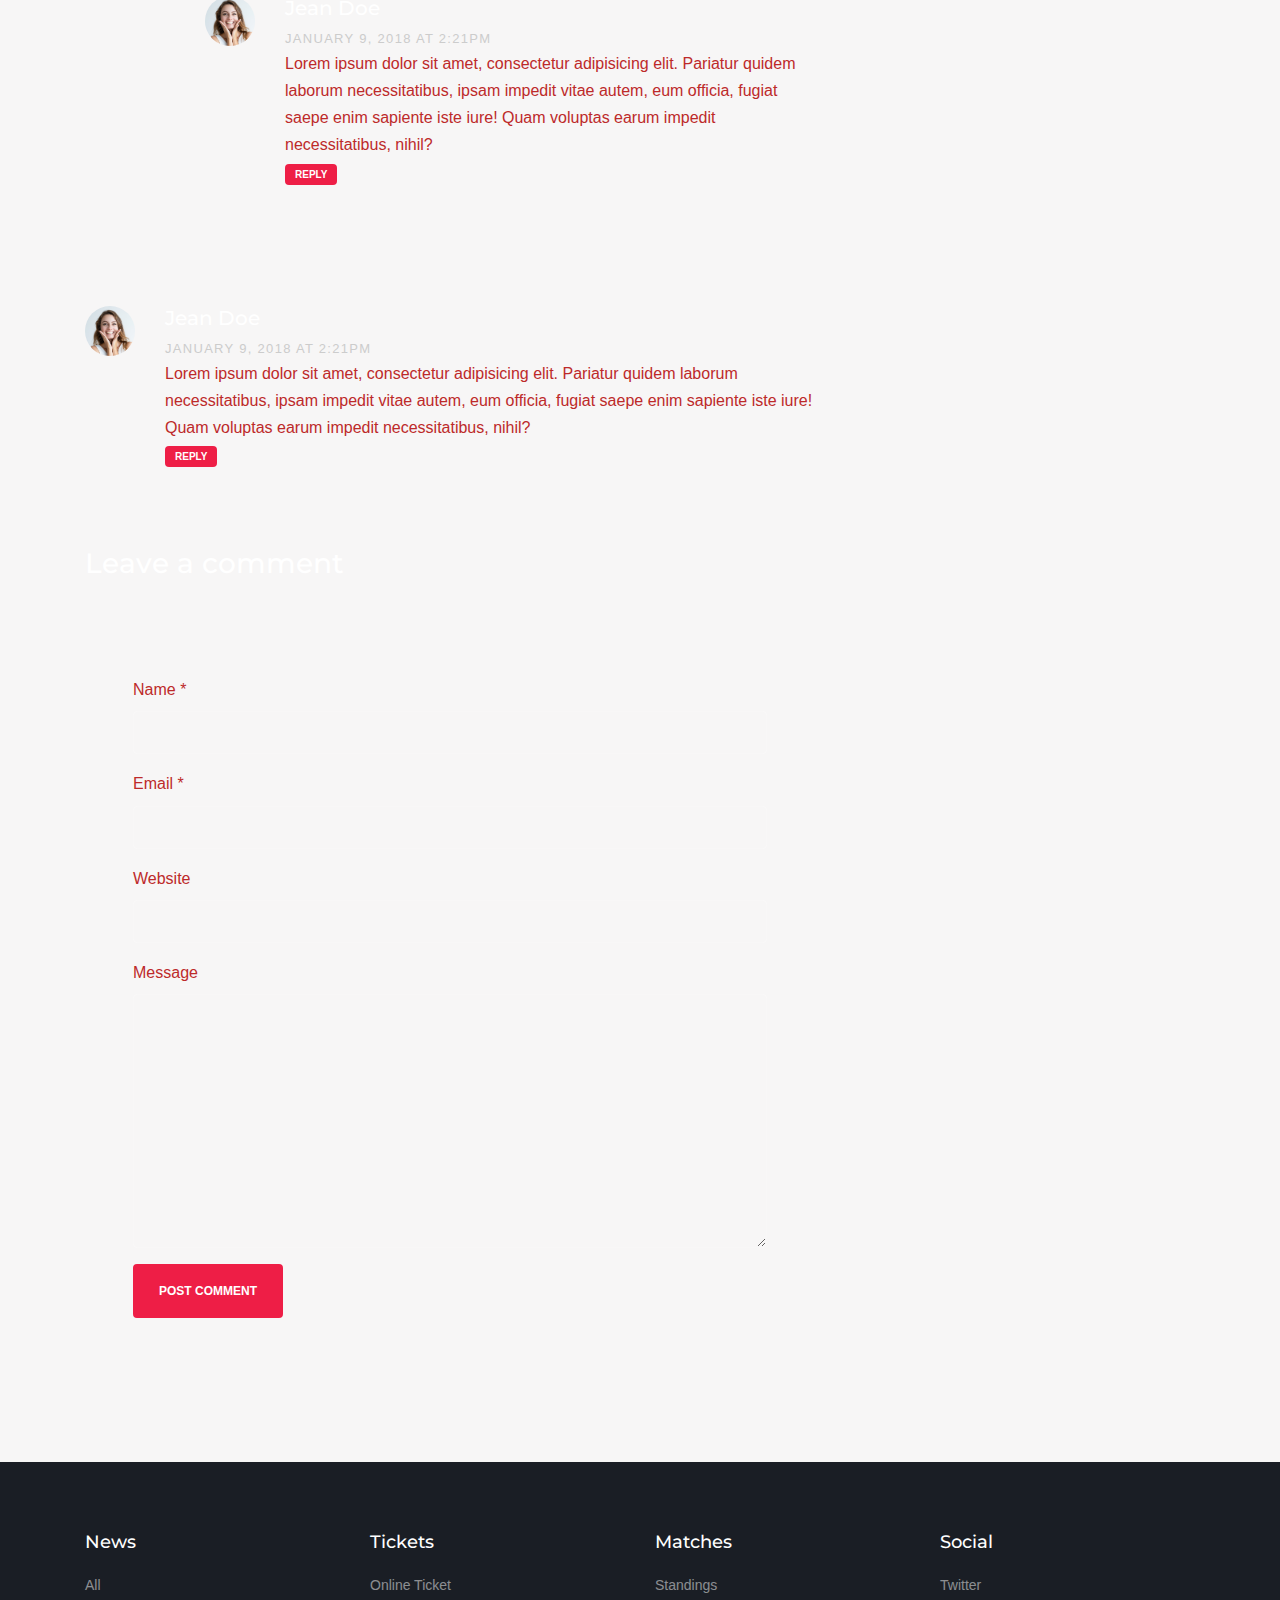
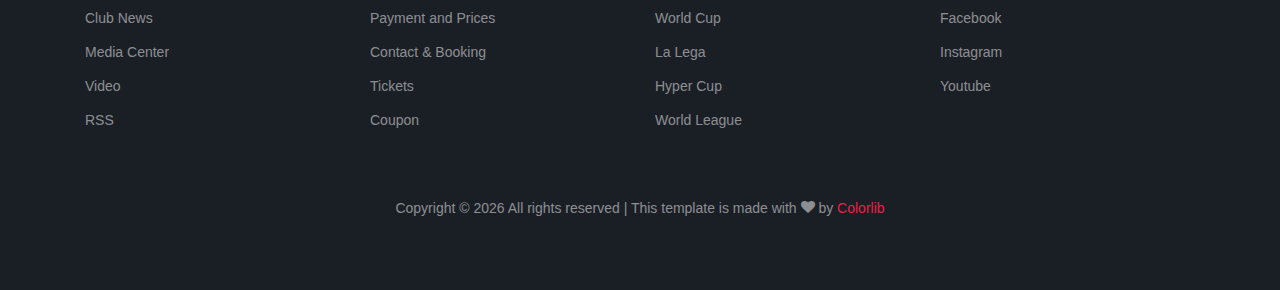
<file: single.html>
<!DOCTYPE html>
<html lang="en">

<head>
  <title>Soccer &mdash; Website by Colorlib</title>
  <meta charset="utf-8">
  <meta name="viewport" content="width=device-width, initial-scale=1, shrink-to-fit=no">


  <link href="https://fonts.googleapis.com/css2?family=Montserrat:wght@400;700&display=swap" rel="stylesheet">

  <link rel="stylesheet" href="fonts/icomoon/style.css">

  <link rel="stylesheet" href="css/bootstrap/bootstrap.css">
  <link rel="stylesheet" href="css/jquery-ui.css">
  <link rel="stylesheet" href="css/owl.carousel.min.css">
  <link rel="stylesheet" href="css/owl.theme.default.min.css">
  <link rel="stylesheet" href="css/owl.theme.default.min.css">

  <link rel="stylesheet" href="css/jquery.fancybox.min.css">

  <link rel="stylesheet" href="css/bootstrap-datepicker.css">

  <link rel="stylesheet" href="fonts/flaticon/font/flaticon.css">

  <link rel="stylesheet" href="css/aos.css">

  <link rel="stylesheet" href="css/style.css">



</head>

<body>

  <div class="site-wrap">

    <div class="site-mobile-menu site-navbar-target">
      <div class="site-mobile-menu-header">
        <div class="site-mobile-menu-close">
          <span class="icon-close2 js-menu-toggle"></span>
        </div>
      </div>
      <div class="site-mobile-menu-body"></div>
    </div>


    <header class="site-navbar py-4" role="banner">

      <div class="container">
        <div class="d-flex align-items-center">
          <div class="site-logo">
            <a href="index.html">
              <img src="images/logo.png" alt="Logo">
            </a>
          </div>
          <div class="ml-auto">
            <nav class="site-navigation position-relative text-right" role="navigation">
              <ul class="site-menu main-menu js-clone-nav mr-auto d-none d-lg-block">
                <li><a href="index.html" class="nav-link">Home</a></li>
                <li><a href="matches.html" class="nav-link">Matches</a></li>
                <li><a href="players.html" class="nav-link">Players</a></li>
                <li class="active"><a href="blog.html" class="nav-link">Blog</a></li>
                <li><a href="contact.html" class="nav-link">Contact</a></li>
              </ul>
            </nav>

            <a href="#" class="d-inline-block d-lg-none site-menu-toggle js-menu-toggle text-black float-right text-white"><span
                class="icon-menu h3 text-white"></span></a>
          </div>
        </div>
      </div>

    </header>

    <div class="hero overlay" style="background-image: url('images/bg_3.jpg');">
      <div class="container">
        <div class="row align-items-center">
          <div class="col-lg-9 mx-auto text-center">
            <h1 class="text-white">Romolu to stay at Real Nadrid?</h1>
            <p><span>May 20, 2020</span> <span class="mx-3">&bullet;</span> <span>by Admin</span></p>
          </div>
        </div>
      </div>
    </div>

    
    <div class="site-section first-section">
      <div class="container">
        <div class="row">
          <div class="col-md-8 blog-content">
            <p class="lead">Lorem ipsum dolor sit amet, consectetur adipisicing elit. Assumenda nihil aspernatur nemo sunt, qui, harum repudiandae quisquam eaque dolore itaque quod tenetur quo quos labore?</p>
            <p>Lorem ipsum dolor sit amet, consectetur adipisicing elit. Quae expedita cumque necessitatibus ducimus debitis totam, quasi praesentium eveniet tempore possimus illo esse, facilis? Corrupti possimus quae ipsa pariatur cumque, accusantium tenetur voluptatibus incidunt reprehenderit, quidem repellat sapiente, id, earum obcaecati.</p>
            <p><img src="images/img_1.jpg" alt="Image" class="img-fluid"></p>

            <blockquote><p>Lorem ipsum dolor sit amet, consectetur adipisicing elit. Provident vero tempora aliquam excepturi labore, ad soluta voluptate necessitatibus. Nulla error beatae, quam, facilis suscipit quaerat aperiam minima eveniet quis placeat.</p></blockquote>

            <p>Eveniet deleniti accusantium nulla natus nobis nam asperiores ipsa minima laudantium vero cumque cupiditate ipsum ratione dicta, expedita quae, officiis provident harum nisi! Esse eligendi ab molestias, quod nostrum hic saepe repudiandae non. Suscipit reiciendis tempora ut, saepe temporibus nemo.</p>
            <p>Accusamus, temporibus, ullam. Voluptate consectetur laborum totam sunt culpa repellat, dolore voluptas. Quaerat cum ducimus aut distinctio sit, facilis corporis ab vel alias, voluptas aliquam, expedita molestias quisquam sequi eligendi nobis ea error omnis consequatur iste deleniti illum, dolorum odit.</p>
            <p>In adipisci corporis at delectus! Cupiditate, voluptas, in architecto odit id error reprehenderit quam quibusdam excepturi distinctio dicta laborum deserunt qui labore dignissimos necessitatibus reiciendis tenetur corporis quas explicabo exercitationem suscipit. Nisi quo nulla, nihil harum obcaecati vel atque quos.</p>
            <p><img src="images/img_2.jpg" alt="Image" class="img-fluid"></p>
            <p>Amet sint explicabo maxime accusantium qui dicta enim quia, nostrum id libero voluptates quae suscipit dolor quam tenetur dolores inventore illo laborum, corporis non ex, debitis quidem obcaecati! Praesentium maiores illo atque error! Earum, et, fugit. Sint, delectus molestiae. Totam.</p>

            <p>Lorem ipsum dolor sit amet, consectetur adipisicing elit. Culpa iste, repudiandae facere aperiam sapiente, officia delectus soluta molestiae nihil corporis animi quos ratione qui labore? Sint eaque perspiciatis minus illum.</p>
            <p>Consectetur porro odio quod iure quaerat cupiditate similique, dolor reprehenderit molestias provident, esse dolorum omnis architecto magni amet corrupti neque ratione sunt beatae perspiciatis? Iste pariatur omnis sed ut itaque.</p>
            <p>Id similique, rem ipsam accusantium iusto dolores sit velit ex quas ea atque, molestiae. Sint, sed. Quisquam, suscipit! Quisquam quibusdam maiores fugiat eligendi eius consequuntur, molestiae saepe commodi expedita nemo!</p>
            <div class="pt-5">
              <p>Categories:  <a href="#">HTML5</a>, <a href="#">Bootstrap 4</a>  Tags: <a href="#">#html</a>, <a href="#">#trends</a></p>
            </div>


            <div class="pt-5">
              <h3 class="mb-5 text-white">6 Comments</h3>
              <ul class="comment-list">
                <li class="comment">
                  <div class="vcard bio">
                    <img src="images/person_1.jpg" alt="Image placeholder">
                  </div>
                  <div class="comment-body">
                    <h3>Jean Doe</h3>
                    <div class="meta">January 9, 2018 at 2:21pm</div>
                    <p>Lorem ipsum dolor sit amet, consectetur adipisicing elit. Pariatur quidem laborum necessitatibus, ipsam impedit vitae autem, eum officia, fugiat saepe enim sapiente iste iure! Quam voluptas earum impedit necessitatibus, nihil?</p>
                    <p><a href="#" class="reply">Reply</a></p>
                  </div>
                </li>

                <li class="comment">
                  <div class="vcard bio">
                    <img src="images/person_1.jpg" alt="Image placeholder">
                  </div>
                  <div class="comment-body">
                    <h3>Jean Doe</h3>
                    <div class="meta">January 9, 2018 at 2:21pm</div>
                    <p>Lorem ipsum dolor sit amet, consectetur adipisicing elit. Pariatur quidem laborum necessitatibus, ipsam impedit vitae autem, eum officia, fugiat saepe enim sapiente iste iure! Quam voluptas earum impedit necessitatibus, nihil?</p>
                    <p><a href="#" class="reply">Reply</a></p>
                  </div>

                  <ul class="children">
                    <li class="comment">
                      <div class="vcard bio">
                        <img src="images/person_1.jpg" alt="Image placeholder">
                      </div>
                      <div class="comment-body">
                        <h3>Jean Doe</h3>
                        <div class="meta">January 9, 2018 at 2:21pm</div>
                        <p>Lorem ipsum dolor sit amet, consectetur adipisicing elit. Pariatur quidem laborum necessitatibus, ipsam impedit vitae autem, eum officia, fugiat saepe enim sapiente iste iure! Quam voluptas earum impedit necessitatibus, nihil?</p>
                        <p><a href="#" class="reply">Reply</a></p>
                      </div>


                      <ul class="children">
                        <li class="comment">
                          <div class="vcard bio">
                            <img src="images/person_1.jpg" alt="Image placeholder">
                          </div>
                          <div class="comment-body">
                            <h3>Jean Doe</h3>
                            <div class="meta">January 9, 2018 at 2:21pm</div>
                            <p>Lorem ipsum dolor sit amet, consectetur adipisicing elit. Pariatur quidem laborum necessitatibus, ipsam impedit vitae autem, eum officia, fugiat saepe enim sapiente iste iure! Quam voluptas earum impedit necessitatibus, nihil?</p>
                            <p><a href="#" class="reply">Reply</a></p>
                          </div>

                            <ul class="children">
                              <li class="comment">
                                <div class="vcard bio">
                                  <img src="images/person_1.jpg" alt="Image placeholder">
                                </div>
                                <div class="comment-body">
                                  <h3>Jean Doe</h3>
                                  <div class="meta">January 9, 2018 at 2:21pm</div>
                                  <p>Lorem ipsum dolor sit amet, consectetur adipisicing elit. Pariatur quidem laborum necessitatibus, ipsam impedit vitae autem, eum officia, fugiat saepe enim sapiente iste iure! Quam voluptas earum impedit necessitatibus, nihil?</p>
                                  <p><a href="#" class="reply">Reply</a></p>
                                </div>
                              </li>
                            </ul>
                        </li>
                      </ul>
                    </li>
                  </ul>
                </li>

                <li class="comment">
                  <div class="vcard bio">
                    <img src="images/person_1.jpg" alt="Image placeholder">
                  </div>
                  <div class="comment-body">
                    <h3>Jean Doe</h3>
                    <div class="meta">January 9, 2018 at 2:21pm</div>
                    <p>Lorem ipsum dolor sit amet, consectetur adipisicing elit. Pariatur quidem laborum necessitatibus, ipsam impedit vitae autem, eum officia, fugiat saepe enim sapiente iste iure! Quam voluptas earum impedit necessitatibus, nihil?</p>
                    <p><a href="#" class="reply">Reply</a></p>
                  </div>
                </li>
              </ul>
              <!-- END comment-list -->
              
              <div class="comment-form-wrap pt-5">
                <h3 class="mb-5">Leave a comment</h3>
                <form action="#" class="p-5 bg-light">
                  <div class="form-group">
                    <label for="name">Name *</label>
                    <input type="text" class="form-control" id="name">
                  </div>
                  <div class="form-group">
                    <label for="email">Email *</label>
                    <input type="email" class="form-control" id="email">
                  </div>
                  <div class="form-group">
                    <label for="website">Website</label>
                    <input type="url" class="form-control" id="website">
                  </div>

                  <div class="form-group">
                    <label for="message">Message</label>
                    <textarea name="" id="message" cols="30" rows="10" class="form-control"></textarea>
                  </div>
                  <div class="form-group">
                    <input type="submit" value="Post Comment" class="btn btn-primary py-3 px-4 text-white">
                  </div>

                </form>
              </div>
            </div>

          </div>
          <div class="col-md-4 sidebar">
            <div class="sidebar-box">
              <form action="#" class="search-form">
                <div class="form-group">
                  <span class="icon fa fa-search"></span>
                  <input type="text" class="form-control" placeholder="Type a keyword and hit enter">
                </div>
              </form>
            </div>
            <div class="sidebar-box">
              <div class="categories">
                <h3 class="text-uppercase">Categories</h3>
                <li><a href="#">Creatives <span>(12)</span></a></li>
                <li><a href="#">News <span>(22)</span></a></li>
                <li><a href="#">Design <span>(37)</span></a></li>
                <li><a href="#">HTML <span>(42)</span></a></li>
                <li><a href="#">Web Development <span>(14)</span></a></li>
              </div>
            </div>
            <div class="sidebar-box">
              <img src="images/person_1.jpg" alt="Image placeholder" class="img-fluid mb-4">
              <h3 class="text-uppercase">About The Author</h3>
              <p>Lorem ipsum dolor sit amet, consectetur adipisicing elit. Ducimus itaque, autem necessitatibus voluptate quod mollitia delectus aut, sunt placeat nam vero culpa sapiente consectetur similique, inventore eos fugit cupiditate numquam!</p>
              <p><a href="#" class="btn btn-primary text-white">Read More</a></p>
            </div>

            <div class="sidebar-box">
              <h3 class="text-uppercase">Paragraph</h3>
              <p>Lorem ipsum dolor sit amet, consectetur adipisicing elit. Ducimus itaque, autem necessitatibus voluptate quod mollitia delectus aut, sunt placeat nam vero culpa sapiente consectetur similique, inventore eos fugit cupiditate numquam!</p>
            </div>
          </div>
        </div>
      </div>
    </div>


    <footer class="footer-section">
      <div class="container">
        <div class="row">
          <div class="col-lg-3">
            <div class="widget mb-3">
              <h3>News</h3>
              <ul class="list-unstyled links">
                <li><a href="#">All</a></li>
                <li><a href="#">Club News</a></li>
                <li><a href="#">Media Center</a></li>
                <li><a href="#">Video</a></li>
                <li><a href="#">RSS</a></li>
              </ul>
            </div>
          </div>
          <div class="col-lg-3">
            <div class="widget mb-3">
              <h3>Tickets</h3>
              <ul class="list-unstyled links">
                <li><a href="#">Online Ticket</a></li>
                <li><a href="#">Payment and Prices</a></li>
                <li><a href="#">Contact &amp; Booking</a></li>
                <li><a href="#">Tickets</a></li>
                <li><a href="#">Coupon</a></li>
              </ul>
            </div>
          </div>
          <div class="col-lg-3">
            <div class="widget mb-3">
              <h3>Matches</h3>
              <ul class="list-unstyled links">
                <li><a href="#">Standings</a></li>
                <li><a href="#">World Cup</a></li>
                <li><a href="#">La Lega</a></li>
                <li><a href="#">Hyper Cup</a></li>
                <li><a href="#">World League</a></li>
              </ul>
            </div>
          </div>

          <div class="col-lg-3">
            <div class="widget mb-3">
              <h3>Social</h3>
              <ul class="list-unstyled links">
                <li><a href="#">Twitter</a></li>
                <li><a href="#">Facebook</a></li>
                <li><a href="#">Instagram</a></li>
                <li><a href="#">Youtube</a></li>
              </ul>
            </div>
          </div>

        </div>

        <div class="row text-center">
          <div class="col-md-12">
            <div class=" pt-5">
              <p>
                <!-- Link back to Colorlib can't be removed. Template is licensed under CC BY 3.0. -->
                Copyright &copy;
                <script>
                  document.write(new Date().getFullYear());
                </script> All rights reserved | This template is made with <i class="icon-heart"
                  aria-hidden="true"></i> by <a href="https://colorlib.com" target="_blank">Colorlib</a>
                <!-- Link back to Colorlib can't be removed. Template is licensed under CC BY 3.0. -->
              </p>
            </div>
          </div>

        </div>
      </div>
    </footer>



  </div>
  <!-- .site-wrap -->

  <script src="js/jquery-3.3.1.min.js"></script>
  <script src="js/jquery-migrate-3.0.1.min.js"></script>
  <script src="js/jquery-ui.js"></script>
  <script src="js/popper.min.js"></script>
  <script src="js/bootstrap.min.js"></script>
  <script src="js/owl.carousel.min.js"></script>
  <script src="js/jquery.stellar.min.js"></script>
  <script src="js/jquery.countdown.min.js"></script>
  <script src="js/bootstrap-datepicker.min.js"></script>
  <script src="js/jquery.easing.1.3.js"></script>
  <script src="js/aos.js"></script>
  <script src="js/jquery.fancybox.min.js"></script>
  <script src="js/jquery.sticky.js"></script>
  <script src="js/jquery.mb.YTPlayer.min.js"></script>


  <script src="js/main.js"></script>

</body>

</html>
</file>
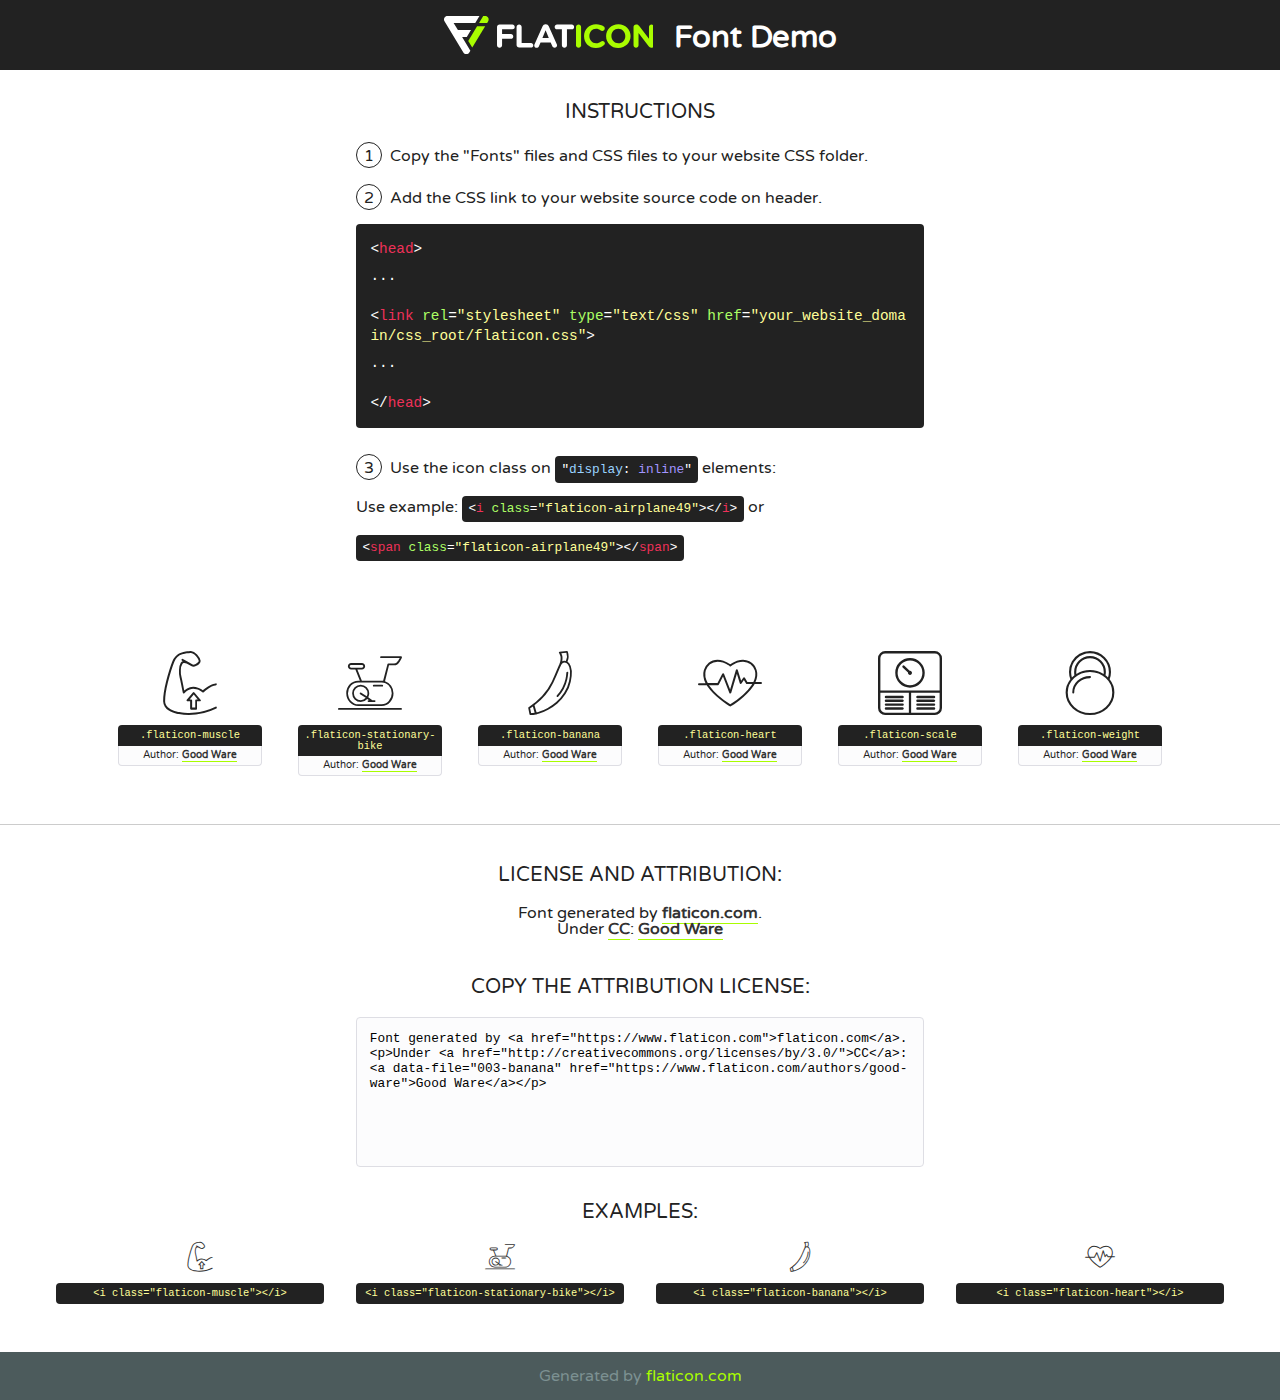
<file: fonts/flaticon/font/flaticon.html>
<!DOCTYPE html>
<!--
  Flaticon icon font: Flaticon
  Creation date: 03/06/2019 10:47
-->
<html>
<!DOCTYPE html>
<html>

<head>
    <title>Flaticon WebFont</title>
    <link href="http://fonts.googleapis.com/css?family=Varela+Round" rel="stylesheet" type="text/css" />
    <link rel="stylesheet" type="text/css" href="flaticon.css">
    <meta charset="UTF-8">
    <style>
    html, body, div, span, applet, object, iframe,
    h1, h2, h3, h4, h5, h6, p, blockquote, pre,
    a, abbr, acronym, address, big, cite, code,
    del, dfn, em, img, ins, kbd, q, s, samp,
    small, strike, strong, sub, sup, tt, var,
    b, u, i, center,
    dl, dt, dd, ol, ul, li,
    fieldset, form, label, legend,
    table, caption, tbody, tfoot, thead, tr, th, td,
    article, aside, canvas, details, embed, 
    figure, figcaption, footer, header, hgroup, 
    menu, nav, output, ruby, section, summary,
    time, mark, audio, video {
        margin: 0;
        padding: 0;
        border: 0;
        font-size: 100%;
        font: inherit;
        vertical-align: baseline;
    }
    /* HTML5 display-role reset for older browsers */
    article, aside, details, figcaption, figure, 
    footer, header, hgroup, menu, nav, section {
        display: block;
    }
    body {
        line-height: 1;
    }
    ol, ul {
        list-style: none;
    }
    blockquote, q {
        quotes: none;
    }
    blockquote:before, blockquote:after,
    q:before, q:after {
        content: '';
        content: none;
    }
    table {
        border-collapse: collapse;
        border-spacing: 0;
    }
    body {
        font-family: 'Varela Round', Helvetica, Arial, sans-serif;
        font-size: 16px;
        color: #222;
    }
    a {
        color: #333;
        border-bottom: 1px solid #a9fd00;
        font-weight: bold;
        text-decoration: none;
    }
    * {
        -moz-box-sizing: border-box;
        -webkit-box-sizing: border-box;
        box-sizing: border-box;
        margin: 0;
        padding: 0;
    }
    [class^="flaticon-"]:before, [class*=" flaticon-"]:before, [class^="flaticon-"]:after, [class*=" flaticon-"]:after {
        font-family: Flaticon;
        font-size: 30px;
        font-style: normal;
        margin-left: 20px;
        color: #333;
    }
    .wrapper {
        max-width: 600px;
        margin: auto;
        padding: 0 1em;
    }
    .title {
        font-size: 1.25em;
        text-align: center;
        margin-bottom: 1em;
        text-transform: uppercase;
    }
    header {
        text-align: center;
        background-color: #222;
        color: #fff;
        padding: 1em;
    }
    header .logo {
        width: 210px;
        height: 38px;
        display: inline-block;
        vertical-align: middle;
        margin-right: 1em;
        border: none;
    }
    header strong {
        font-size: 1.95em;
        font-weight: bold;
        vertical-align: middle;
        margin-top: 5px;
        display: inline-block;
    }
    .demo {
        margin: 2em auto;
        line-height: 1.25em;
    }
    .demo ul li {
        margin-bottom: 1em;
    }
    .demo ul li .num {
        color: #222;
        border-radius: 20px;
        display: inline-block;
        width: 26px;
        padding: 3px;
        height: 26px;
        text-align: center;
        margin-right: 0.5em;
        border: 1px solid #222;
    }
    .demo ul li code {
        background-color: #222;
        border-radius: 4px;
        padding: 0.25em 0.5em;
        display: inline-block;
        color: #fff;
        font-family: Consolas,Monaco,Lucida Console,Liberation Mono,DejaVu Sans Mono,Bitstream Vera Sans Mono,Courier New, monospace;
        font-weight: lighter;
        margin-top: 1em;
        font-size: 0.8em;
        word-break: break-all;
    }
    .demo ul li code.big {
        padding: 1em;
        font-size: 0.9em;
    }
    .demo ul li code .red {
        color: #EF3159;
    }
    .demo ul li code .green {
        color: #ACFF65;
    }
    .demo ul li code .yellow {
        color: #FFFF99;
    }
    .demo ul li code .blue {
        color: #99D3FF;
    }
    .demo ul li code .purple {
        color: #A295FF;
    }
    .demo ul li code .dots {
        margin-top: 0.5em;
        display: block;
    }
    #glyphs {
        border-bottom: 1px solid #ccc;
        padding: 2em 0;
        text-align: center;
    }
    .glyph {
        display: inline-block;
        width: 9em;
        margin: 1em;
        text-align: center;
        vertical-align: top;
        background: #FFF;
    }
    .glyph .glyph-icon {
        padding: 10px;
        display: block;
        font-family:"Flaticon";
        font-size: 64px;
        line-height: 1;
    }
    .glyph .glyph-icon:before {
        font-size: 64px;
        color: #222;
        margin-left: 0;
    }
    .class-name {
        font-size: 0.65em;
        background-color: #222;
        color: #fff;
        border-radius: 4px 4px 0 0;
        padding: 0.5em;
        color: #FFFF99;
        font-family: Consolas,Monaco,Lucida Console,Liberation Mono,DejaVu Sans Mono,Bitstream Vera Sans Mono,Courier New, monospace;
    }
    .author-name {
        font-size: 0.6em;
        background-color: #fcfcfd;
        border: 1px solid #DEDEE4;
        border-top: 0;
        border-radius: 0 0 4px 4px;
        padding: 0.5em;
    }
    .class-name:last-child {
        font-size: 10px;
        color:#888;
    }
    .class-name:last-child a {
        font-size: 10px;
        color:#555;
    }
    .class-name:last-child a:hover {
        color:#a9fd00;
    }
    .glyph > input {
        display: block;
        width: 100px;
        margin: 5px auto;
        text-align: center;
        font-size: 12px;
        cursor: text;
    }
    .glyph > input.icon-input {
        font-family:"Flaticon";
        font-size: 16px;
        margin-bottom: 10px;
    }
    .attribution .title {
        margin-top: 2em;
    }
    .attribution textarea {
        background-color: #fcfcfd;
        padding: 1em;
        border: none;
        box-shadow: none;
        border: 1px solid #DEDEE4;
        border-radius: 4px;
        resize: none;
        width: 100%;
        height: 150px;
        font-size: 0.8em;
        font-family: Consolas,Monaco,Lucida Console,Liberation Mono,DejaVu Sans Mono,Bitstream Vera Sans Mono,Courier New, monospace;
        -webkit-appearance: none;
    }
    .iconsuse {
        margin: 2em auto;
        text-align: center;
        max-width: 1200px;
    }
    .iconsuse:after {
        content: '';
        display: table;
        clear: both;
    }
    .iconsuse .image {
        float: left;
        width: 25%;
        padding: 0 1em;
    }
    .iconsuse .image p {
        margin-bottom: 1em;
    }
    .iconsuse .image span {
        display: block;
        font-size: 0.65em;
        background-color: #222;
        color: #fff;
        border-radius: 4px;
        padding: 0.5em;
        color: #FFFF99;
        margin-top: 1em;
        font-family: Consolas,Monaco,Lucida Console,Liberation Mono,DejaVu Sans Mono,Bitstream Vera Sans Mono,Courier New, monospace;
    }
    #footer {
        text-align: center;
        background-color: #4C5B5C;
        color: #7c9192;
        padding: 1em;
    }
    #footer a {
        border: none;
        color: #a9fd00;
        font-weight: normal;
    }
    @media (max-width: 960px) {
        .iconsuse .image {
            width: 50%;
        }
    }
    @media (max-width: 560px) {
        .iconsuse .image {
            width: 100%;
        }
    }
    </style>
</head>

<body class="characters-off">

    <header>
        <a href="https://www.flaticon.com" target="_blank" class="logo">
            <svg version="1.1" xmlns="http://www.w3.org/2000/svg" xmlns:xlink="http://www.w3.org/1999/xlink" xmlns:a="http://ns.adobe.com/AdobeSVGViewerExtensions/3.0/" viewBox="0 0 560.875 102.036" enable-background="new 0 0 560.875 102.036" xml:space="preserve">
                <defs>
                </defs>
                <g>
                    <g class="letters">
                        <path fill="#ffffff" d="M141.596,29.675c0-3.777,2.985-6.767,6.764-6.767h34.438c3.426,0,6.15,2.728,6.15,6.15
                        c0,3.43-2.724,6.149-6.15,6.149h-27.674v13.091h23.719c3.429,0,6.151,2.724,6.151,6.15c0,3.43-2.723,6.149-6.151,6.149h-23.719
                        v17.574c0,3.773-2.986,6.761-6.764,6.761c-3.779,0-6.764-2.989-6.764-6.761V29.675z"></path>
                        <path fill="#ffffff" d="M193.844,29.149c0-3.781,2.985-6.767,6.764-6.767c3.776,0,6.763,2.985,6.763,6.767v42.957h25.039
                        c3.426,0,6.149,2.726,6.149,6.153c0,3.425-2.723,6.15-6.149,6.15h-31.802c-3.779,0-6.764-2.986-6.764-6.768V29.149z"></path>
                        <path fill="#ffffff" d="M241.891,75.71l21.438-48.407c1.492-3.341,4.215-5.357,7.906-5.357h0.792
                        c3.686,0,6.323,2.017,7.815,5.357l21.439,48.407c0.436,0.967,0.701,1.845,0.701,2.723c0,3.602-2.809,6.501-6.414,6.501
                        c-3.161,0-5.269-1.845-6.499-4.655l-4.132-9.661h-27.059l-4.301,10.102c-1.144,2.631-3.426,4.214-6.237,4.214
                        c-3.517,0-6.24-2.81-6.24-6.325C241.1,77.64,241.451,76.677,241.891,75.71z M279.932,58.666l-8.521-20.297l-8.526,20.297H279.932
                        z"></path>
                        <path fill="#ffffff" d="M314.864,35.387H301.86c-3.429,0-6.239-2.813-6.239-6.238c0-3.429,2.811-6.24,6.239-6.24h39.533
                        c3.426,0,6.237,2.811,6.237,6.24c0,3.425-2.811,6.238-6.237,6.238h-13.001v42.785c0,3.773-2.99,6.761-6.764,6.761
                        c-3.779,0-6.764-2.989-6.764-6.761V35.387z"></path>
                        <path fill="#A9FD00" d="M352.615,29.149c0-3.781,2.985-6.767,6.767-6.767c3.774,0,6.761,2.985,6.761,6.767v49.024
                        c0,3.773-2.987,6.761-6.761,6.761c-3.781,0-6.767-2.989-6.767-6.761V29.149z"></path>
                        <path fill="#A9FD00" d="M374.132,53.836v-0.179c0-17.481,13.178-31.801,32.065-31.801c9.22,0,15.459,2.458,20.557,6.238
                        c1.402,1.054,2.637,2.985,2.637,5.357c0,3.692-2.985,6.59-6.681,6.59c-1.845,0-3.071-0.702-4.044-1.319
                        c-3.776-2.813-7.729-4.393-12.562-4.393c-10.364,0-17.831,8.611-17.831,19.154v0.173c0,10.542,7.291,19.329,17.831,19.329
                        c5.715,0,9.492-1.756,13.359-4.834c1.049-0.874,2.458-1.491,4.039-1.491c3.429,0,6.325,2.813,6.325,6.236
                        c0,2.106-1.056,3.78-2.282,4.834c-5.539,4.834-12.036,7.733-21.878,7.733C387.572,85.464,374.132,71.493,374.132,53.836z"></path>
                        <path fill="#A9FD00" d="M433.009,53.836v-0.179c0-17.481,13.79-31.801,32.766-31.801c18.981,0,32.592,14.143,32.592,31.628v0.173
                        c0,17.483-13.785,31.807-32.769,31.807C446.625,85.464,433.009,71.32,433.009,53.836z M484.224,53.836v-0.179
                        c0-10.539-7.725-19.326-18.626-19.326c-10.893,0-18.449,8.611-18.449,19.154v0.173c0,10.542,7.73,19.329,18.626,19.329
                        C476.676,72.986,484.224,64.378,484.224,53.836z"></path>
                        <path fill="#A9FD00" d="M506.233,29.321c0-3.774,2.99-6.763,6.767-6.763h1.401c3.252,0,5.183,1.583,7.029,3.953l26.093,34.265
                        V29.059c0-3.692,2.99-6.677,6.681-6.677c3.683,0,6.671,2.985,6.671,6.677v48.934c0,3.78-2.987,6.765-6.764,6.765h-0.436
                        c-3.257,0-5.188-1.581-7.034-3.953l-27.056-35.492v32.944c0,3.687-2.985,6.676-6.678,6.676c-3.683,0-6.673-2.989-6.673-6.676
                        V29.321z"></path>
                    </g>
                    <g class="insignia">
                        <path fill="#ffffff" d="M48.372,56.137h12.517l11.156-18.537H37.186L25.688,18.539h57.825L94.668,0H9.271
                        C5.925,0,2.842,1.801,1.198,4.716c-1.644,2.907-1.593,6.482,0.134,9.343l50.38,83.501c1.678,2.781,4.689,4.476,7.938,4.476
                        c3.246,0,6.257-1.695,7.935-4.476l2.898-4.804L48.372,56.137z"></path>
                        <g class="i">
                            <path fill="#A9FD00" d="M93.575,18.539h0.031v0.004l21.652,0.004l2.705-4.488c1.727-2.861,1.778-6.436,0.133-9.343
                            C116.454,1.801,113.371,0,110.026,0h-5.294L93.575,18.539z"></path>
                            <polygon fill="#A9FD00" points="88.291,27.356 64.725,66.486 75.519,84.404 109.942,27.356"></polygon>
                        </g>
                    </g>
                </g>
            </svg>
        </a>
        <strong>Font Demo</strong>
    </header>


    <section class="demo wrapper">

        <p class="title">Instructions</p>

        <ul>
            <li>
                <span class="num">1</span>Copy the "Fonts" files and CSS files to your website CSS folder.
            </li>
            <li>
                <span class="num">2</span>Add the CSS link to your website source code on header.
                <code class="big">
                    &lt;<span class="red">head</span>&gt;
                    <br/><span class="dots">...</span>
                    <br/>&lt;<span class="red">link</span> <span class="green">rel</span>=<span class="yellow">"stylesheet"</span> <span class="green">type</span>=<span class="yellow">"text/css"</span> <span class="green">href</span>=<span class="yellow">"your_website_domain/css_root/flaticon.css"</span>&gt;
                    <br/><span class="dots">...</span>
                    <br/>&lt;/<span class="red">head</span>&gt;
                </code>
            </li>

            <li>
                <p>
                    <span class="num">3</span>Use the icon class on <code>"<span class="blue">display</span>:<span class="purple"> inline</span>"</code> elements:
                    <br />
                    Use example: <code>&lt;<span class="red">i</span> <span class="green">class</span>=<span class="yellow">&quot;flaticon-airplane49&quot;</span>&gt;&lt;/<span class="red">i</span>&gt;</code> or <code>&lt;<span class="red">span</span> <span class="green">class</span>=<span class="yellow">&quot;flaticon-airplane49&quot;</span>&gt;&lt;/<span class="red">span</span>&gt;</code>
            </li>
        </ul>

    </section>




   <section id="glyphs">          
    
      
        <div class="glyph"><div class="glyph-icon flaticon-muscle"></div>
            <div class="class-name">.flaticon-muscle</div>
            <div class="author-name">Author: <a data-file="001-muscle" href="https://www.flaticon.com/authors/good-ware">Good Ware</a> </div> 
        </div>        
        
        <div class="glyph"><div class="glyph-icon flaticon-stationary-bike"></div>
            <div class="class-name">.flaticon-stationary-bike</div>
            <div class="author-name">Author: <a data-file="002-stationary-bike" href="https://www.flaticon.com/authors/good-ware">Good Ware</a> </div> 
        </div>        
        
        <div class="glyph"><div class="glyph-icon flaticon-banana"></div>
            <div class="class-name">.flaticon-banana</div>
            <div class="author-name">Author: <a data-file="003-banana" href="https://www.flaticon.com/authors/good-ware">Good Ware</a> </div> 
        </div>        
        
        <div class="glyph"><div class="glyph-icon flaticon-heart"></div>
            <div class="class-name">.flaticon-heart</div>
            <div class="author-name">Author: <a data-file="004-heart" href="https://www.flaticon.com/authors/good-ware">Good Ware</a> </div> 
        </div>        
        
        <div class="glyph"><div class="glyph-icon flaticon-scale"></div>
            <div class="class-name">.flaticon-scale</div>
            <div class="author-name">Author: <a data-file="005-scale" href="https://www.flaticon.com/authors/good-ware">Good Ware</a> </div> 
        </div>        
        
        <div class="glyph"><div class="glyph-icon flaticon-weight"></div>
            <div class="class-name">.flaticon-weight</div>
            <div class="author-name">Author: <a data-file="006-weight" href="https://www.flaticon.com/authors/good-ware">Good Ware</a> </div> 
        </div>        
        

    </section>



    <section class="attribution wrapper"   style="text-align:center;">

      <div class="title">License and attribution:</div><div class="attrDiv">Font generated by <a href="https://www.flaticon.com">flaticon.com</a>. <div><p>Under <a href="http://creativecommons.org/licenses/by/3.0/">CC</a>: <a data-file="003-banana" href="https://www.flaticon.com/authors/good-ware">Good Ware</a></p>  </div>
      </div>
      <div class="title">Copy the Attribution License:</div>

    <textarea onclick="this.focus();this.select();">Font generated by &lt;a href=&quot;https://www.flaticon.com&quot;&gt;flaticon.com&lt;/a&gt;. <p>Under <a href="http://creativecommons.org/licenses/by/3.0/">CC</a>: <a data-file="003-banana" href="https://www.flaticon.com/authors/good-ware">Good Ware</a></p>  
     </textarea>

    </section>

    <section class="iconsuse">

          <div class="title">Examples:</div>            
             
            <div class="image">
                <p>
                    <i class="glyph-icon flaticon-muscle"></i> 
                    <span>&lt;i class=&quot;flaticon-muscle&quot;&gt;&lt;/i&gt;</span>
                </p>
            </div>
            
            <div class="image">
                <p>
                    <i class="glyph-icon flaticon-stationary-bike"></i> 
                    <span>&lt;i class=&quot;flaticon-stationary-bike&quot;&gt;&lt;/i&gt;</span>
                </p>
            </div>
            
            <div class="image">
                <p>
                    <i class="glyph-icon flaticon-banana"></i> 
                    <span>&lt;i class=&quot;flaticon-banana&quot;&gt;&lt;/i&gt;</span>
                </p>
            </div>
            
            <div class="image">
                <p>
                    <i class="glyph-icon flaticon-heart"></i> 
                    <span>&lt;i class=&quot;flaticon-heart&quot;&gt;&lt;/i&gt;</span>
                </p>
            </div>
                       
        </div>
                            
    </section>

<div id="footer">
    <div>Generated by <a href="https://www.flaticon.com">flaticon.com</a>
    </div>
</div>



</body>
</html>
</file>
<file: fonts/icomoon/style.css>
@font-face {
  font-family: 'icomoon';
  src:  url('fonts/icomoon.eot?10si43');
  src:  url('fonts/icomoon.eot?10si43#iefix') format('embedded-opentype'),
    url('fonts/icomoon.ttf?10si43') format('truetype'),
    url('fonts/icomoon.woff?10si43') format('woff'),
    url('fonts/icomoon.svg?10si43#icomoon') format('svg');
  font-weight: normal;
  font-style: normal;
}

[class^="icon-"], [class*=" icon-"] {
  /* use !important to prevent issues with browser extensions that change fonts */
  font-family: 'icomoon' !important;
  speak: none;
  font-style: normal;
  font-weight: normal;
  font-variant: normal;
  text-transform: none;
  line-height: 1;

  /* Better Font Rendering =========== */
  -webkit-font-smoothing: antialiased;
  -moz-osx-font-smoothing: grayscale;
}

.icon-asterisk:before {
  content: "\f069";
}
.icon-plus:before {
  content: "\f067";
}
.icon-question:before {
  content: "\f128";
}
.icon-minus:before {
  content: "\f068";
}
.icon-glass:before {
  content: "\f000";
}
.icon-music:before {
  content: "\f001";
}
.icon-search:before {
  content: "\f002";
}
.icon-envelope-o:before {
  content: "\f003";
}
.icon-heart:before {
  content: "\f004";
}
.icon-star:before {
  content: "\f005";
}
.icon-star-o:before {
  content: "\f006";
}
.icon-user:before {
  content: "\f007";
}
.icon-film:before {
  content: "\f008";
}
.icon-th-large:before {
  content: "\f009";
}
.icon-th:before {
  content: "\f00a";
}
.icon-th-list:before {
  content: "\f00b";
}
.icon-check:before {
  content: "\f00c";
}
.icon-close:before {
  content: "\f00d";
}
.icon-remove:before {
  content: "\f00d";
}
.icon-times:before {
  content: "\f00d";
}
.icon-search-plus:before {
  content: "\f00e";
}
.icon-search-minus:before {
  content: "\f010";
}
.icon-power-off:before {
  content: "\f011";
}
.icon-signal:before {
  content: "\f012";
}
.icon-cog:before {
  content: "\f013";
}
.icon-gear:before {
  content: "\f013";
}
.icon-trash-o:before {
  content: "\f014";
}
.icon-home:before {
  content: "\f015";
}
.icon-file-o:before {
  content: "\f016";
}
.icon-clock-o:before {
  content: "\f017";
}
.icon-road:before {
  content: "\f018";
}
.icon-download:before {
  content: "\f019";
}
.icon-arrow-circle-o-down:before {
  content: "\f01a";
}
.icon-arrow-circle-o-up:before {
  content: "\f01b";
}
.icon-inbox:before {
  content: "\f01c";
}
.icon-play-circle-o:before {
  content: "\f01d";
}
.icon-repeat:before {
  content: "\f01e";
}
.icon-rotate-right:before {
  content: "\f01e";
}
.icon-refresh:before {
  content: "\f021";
}
.icon-list-alt:before {
  content: "\f022";
}
.icon-lock:before {
  content: "\f023";
}
.icon-flag:before {
  content: "\f024";
}
.icon-headphones:before {
  content: "\f025";
}
.icon-volume-off:before {
  content: "\f026";
}
.icon-volume-down:before {
  content: "\f027";
}
.icon-volume-up:before {
  content: "\f028";
}
.icon-qrcode:before {
  content: "\f029";
}
.icon-barcode:before {
  content: "\f02a";
}
.icon-tag:before {
  content: "\f02b";
}
.icon-tags:before {
  content: "\f02c";
}
.icon-book:before {
  content: "\f02d";
}
.icon-bookmark:before {
  content: "\f02e";
}
.icon-print:before {
  content: "\f02f";
}
.icon-camera:before {
  content: "\f030";
}
.icon-font:before {
  content: "\f031";
}
.icon-bold:before {
  content: "\f032";
}
.icon-italic:before {
  content: "\f033";
}
.icon-text-height:before {
  content: "\f034";
}
.icon-text-width:before {
  content: "\f035";
}
.icon-align-left:before {
  content: "\f036";
}
.icon-align-center:before {
  content: "\f037";
}
.icon-align-right:before {
  content: "\f038";
}
.icon-align-justify:before {
  content: "\f039";
}
.icon-list:before {
  content: "\f03a";
}
.icon-dedent:before {
  content: "\f03b";
}
.icon-outdent:before {
  content: "\f03b";
}
.icon-indent:before {
  content: "\f03c";
}
.icon-video-camera:before {
  content: "\f03d";
}
.icon-image:before {
  content: "\f03e";
}
.icon-photo:before {
  content: "\f03e";
}
.icon-picture-o:before {
  content: "\f03e";
}
.icon-pencil:before {
  content: "\f040";
}
.icon-map-marker:before {
  content: "\f041";
}
.icon-adjust:before {
  content: "\f042";
}
.icon-tint:before {
  content: "\f043";
}
.icon-edit:before {
  content: "\f044";
}
.icon-pencil-square-o:before {
  content: "\f044";
}
.icon-share-square-o:before {
  content: "\f045";
}
.icon-check-square-o:before {
  content: "\f046";
}
.icon-arrows:before {
  content: "\f047";
}
.icon-step-backward:before {
  content: "\f048";
}
.icon-fast-backward:before {
  content: "\f049";
}
.icon-backward:before {
  content: "\f04a";
}
.icon-play:before {
  content: "\f04b";
}
.icon-pause:before {
  content: "\f04c";
}
.icon-stop:before {
  content: "\f04d";
}
.icon-forward:before {
  content: "\f04e";
}
.icon-fast-forward:before {
  content: "\f050";
}
.icon-step-forward:before {
  content: "\f051";
}
.icon-eject:before {
  content: "\f052";
}
.icon-chevron-left:before {
  content: "\f053";
}
.icon-chevron-right:before {
  content: "\f054";
}
.icon-plus-circle:before {
  content: "\f055";
}
.icon-minus-circle:before {
  content: "\f056";
}
.icon-times-circle:before {
  content: "\f057";
}
.icon-check-circle:before {
  content: "\f058";
}
.icon-question-circle:before {
  content: "\f059";
}
.icon-info-circle:before {
  content: "\f05a";
}
.icon-crosshairs:before {
  content: "\f05b";
}
.icon-times-circle-o:before {
  content: "\f05c";
}
.icon-check-circle-o:before {
  content: "\f05d";
}
.icon-ban:before {
  content: "\f05e";
}
.icon-arrow-left:before {
  content: "\f060";
}
.icon-arrow-right:before {
  content: "\f061";
}
.icon-arrow-up:before {
  content: "\f062";
}
.icon-arrow-down:before {
  content: "\f063";
}
.icon-mail-forward:before {
  content: "\f064";
}
.icon-share:before {
  content: "\f064";
}
.icon-expand:before {
  content: "\f065";
}
.icon-compress:before {
  content: "\f066";
}
.icon-exclamation-circle:before {
  content: "\f06a";
}
.icon-gift:before {
  content: "\f06b";
}
.icon-leaf:before {
  content: "\f06c";
}
.icon-fire:before {
  content: "\f06d";
}
.icon-eye:before {
  content: "\f06e";
}
.icon-eye-slash:before {
  content: "\f070";
}
.icon-exclamation-triangle:before {
  content: "\f071";
}
.icon-warning:before {
  content: "\f071";
}
.icon-plane:before {
  content: "\f072";
}
.icon-calendar:before {
  content: "\f073";
}
.icon-random:before {
  content: "\f074";
}
.icon-comment:before {
  content: "\f075";
}
.icon-magnet:before {
  content: "\f076";
}
.icon-chevron-up:before {
  content: "\f077";
}
.icon-chevron-down:before {
  content: "\f078";
}
.icon-retweet:before {
  content: "\f079";
}
.icon-shopping-cart:before {
  content: "\f07a";
}
.icon-folder:before {
  content: "\f07b";
}
.icon-folder-open:before {
  content: "\f07c";
}
.icon-arrows-v:before {
  content: "\f07d";
}
.icon-arrows-h:before {
  content: "\f07e";
}
.icon-bar-chart:before {
  content: "\f080";
}
.icon-bar-chart-o:before {
  content: "\f080";
}
.icon-twitter-square:before {
  content: "\f081";
}
.icon-facebook-square:before {
  content: "\f082";
}
.icon-camera-retro:before {
  content: "\f083";
}
.icon-key:before {
  content: "\f084";
}
.icon-cogs:before {
  content: "\f085";
}
.icon-gears:before {
  content: "\f085";
}
.icon-comments:before {
  content: "\f086";
}
.icon-thumbs-o-up:before {
  content: "\f087";
}
.icon-thumbs-o-down:before {
  content: "\f088";
}
.icon-star-half:before {
  content: "\f089";
}
.icon-heart-o:before {
  content: "\f08a";
}
.icon-sign-out:before {
  content: "\f08b";
}
.icon-linkedin-square:before {
  content: "\f08c";
}
.icon-thumb-tack:before {
  content: "\f08d";
}
.icon-external-link:before {
  content: "\f08e";
}
.icon-sign-in:before {
  content: "\f090";
}
.icon-trophy:before {
  content: "\f091";
}
.icon-github-square:before {
  content: "\f092";
}
.icon-upload:before {
  content: "\f093";
}
.icon-lemon-o:before {
  content: "\f094";
}
.icon-phone:before {
  content: "\f095";
}
.icon-square-o:before {
  content: "\f096";
}
.icon-bookmark-o:before {
  content: "\f097";
}
.icon-phone-square:before {
  content: "\f098";
}
.icon-twitter:before {
  content: "\f099";
}
.icon-facebook:before {
  content: "\f09a";
}
.icon-facebook-f:before {
  content: "\f09a";
}
.icon-github:before {
  content: "\f09b";
}
.icon-unlock:before {
  content: "\f09c";
}
.icon-credit-card:before {
  content: "\f09d";
}
.icon-feed:before {
  content: "\f09e";
}
.icon-rss:before {
  content: "\f09e";
}
.icon-hdd-o:before {
  content: "\f0a0";
}
.icon-bullhorn:before {
  content: "\f0a1";
}
.icon-bell-o:before {
  content: "\f0a2";
}
.icon-certificate:before {
  content: "\f0a3";
}
.icon-hand-o-right:before {
  content: "\f0a4";
}
.icon-hand-o-left:before {
  content: "\f0a5";
}
.icon-hand-o-up:before {
  content: "\f0a6";
}
.icon-hand-o-down:before {
  content: "\f0a7";
}
.icon-arrow-circle-left:before {
  content: "\f0a8";
}
.icon-arrow-circle-right:before {
  content: "\f0a9";
}
.icon-arrow-circle-up:before {
  content: "\f0aa";
}
.icon-arrow-circle-down:before {
  content: "\f0ab";
}
.icon-globe:before {
  content: "\f0ac";
}
.icon-wrench:before {
  content: "\f0ad";
}
.icon-tasks:before {
  content: "\f0ae";
}
.icon-filter:before {
  content: "\f0b0";
}
.icon-briefcase:before {
  content: "\f0b1";
}
.icon-arrows-alt:before {
  content: "\f0b2";
}
.icon-group:before {
  content: "\f0c0";
}
.icon-users:before {
  content: "\f0c0";
}
.icon-chain:before {
  content: "\f0c1";
}
.icon-link:before {
  content: "\f0c1";
}
.icon-cloud:before {
  content: "\f0c2";
}
.icon-flask:before {
  content: "\f0c3";
}
.icon-cut:before {
  content: "\f0c4";
}
.icon-scissors:before {
  content: "\f0c4";
}
.icon-copy:before {
  content: "\f0c5";
}
.icon-files-o:before {
  content: "\f0c5";
}
.icon-paperclip:before {
  content: "\f0c6";
}
.icon-floppy-o:before {
  content: "\f0c7";
}
.icon-save:before {
  content: "\f0c7";
}
.icon-square:before {
  content: "\f0c8";
}
.icon-bars:before {
  content: "\f0c9";
}
.icon-navicon:before {
  content: "\f0c9";
}
.icon-reorder:before {
  content: "\f0c9";
}
.icon-list-ul:before {
  content: "\f0ca";
}
.icon-list-ol:before {
  content: "\f0cb";
}
.icon-strikethrough:before {
  content: "\f0cc";
}
.icon-underline:before {
  content: "\f0cd";
}
.icon-table:before {
  content: "\f0ce";
}
.icon-magic:before {
  content: "\f0d0";
}
.icon-truck:before {
  content: "\f0d1";
}
.icon-pinterest:before {
  content: "\f0d2";
}
.icon-pinterest-square:before {
  content: "\f0d3";
}
.icon-google-plus-square:before {
  content: "\f0d4";
}
.icon-google-plus:before {
  content: "\f0d5";
}
.icon-money:before {
  content: "\f0d6";
}
.icon-caret-down:before {
  content: "\f0d7";
}
.icon-caret-up:before {
  content: "\f0d8";
}
.icon-caret-left:before {
  content: "\f0d9";
}
.icon-caret-right:before {
  content: "\f0da";
}
.icon-columns:before {
  content: "\f0db";
}
.icon-sort:before {
  content: "\f0dc";
}
.icon-unsorted:before {
  content: "\f0dc";
}
.icon-sort-desc:before {
  content: "\f0dd";
}
.icon-sort-down:before {
  content: "\f0dd";
}
.icon-sort-asc:before {
  content: "\f0de";
}
.icon-sort-up:before {
  content: "\f0de";
}
.icon-envelope:before {
  content: "\f0e0";
}
.icon-linkedin:before {
  content: "\f0e1";
}
.icon-rotate-left:before {
  content: "\f0e2";
}
.icon-undo:before {
  content: "\f0e2";
}
.icon-gavel:before {
  content: "\f0e3";
}
.icon-legal:before {
  content: "\f0e3";
}
.icon-dashboard:before {
  content: "\f0e4";
}
.icon-tachometer:before {
  content: "\f0e4";
}
.icon-comment-o:before {
  content: "\f0e5";
}
.icon-comments-o:before {
  content: "\f0e6";
}
.icon-bolt:before {
  content: "\f0e7";
}
.icon-flash:before {
  content: "\f0e7";
}
.icon-sitemap:before {
  content: "\f0e8";
}
.icon-umbrella:before {
  content: "\f0e9";
}
.icon-clipboard:before {
  content: "\f0ea";
}
.icon-paste:before {
  content: "\f0ea";
}
.icon-lightbulb-o:before {
  content: "\f0eb";
}
.icon-exchange:before {
  content: "\f0ec";
}
.icon-cloud-download:before {
  content: "\f0ed";
}
.icon-cloud-upload:before {
  content: "\f0ee";
}
.icon-user-md:before {
  content: "\f0f0";
}
.icon-stethoscope:before {
  content: "\f0f1";
}
.icon-suitcase:before {
  content: "\f0f2";
}
.icon-bell:before {
  content: "\f0f3";
}
.icon-coffee:before {
  content: "\f0f4";
}
.icon-cutlery:before {
  content: "\f0f5";
}
.icon-file-text-o:before {
  content: "\f0f6";
}
.icon-building-o:before {
  content: "\f0f7";
}
.icon-hospital-o:before {
  content: "\f0f8";
}
.icon-ambulance:before {
  content: "\f0f9";
}
.icon-medkit:before {
  content: "\f0fa";
}
.icon-fighter-jet:before {
  content: "\f0fb";
}
.icon-beer:before {
  content: "\f0fc";
}
.icon-h-square:before {
  content: "\f0fd";
}
.icon-plus-square:before {
  content: "\f0fe";
}
.icon-angle-double-left:before {
  content: "\f100";
}
.icon-angle-double-right:before {
  content: "\f101";
}
.icon-angle-double-up:before {
  content: "\f102";
}
.icon-angle-double-down:before {
  content: "\f103";
}
.icon-angle-left:before {
  content: "\f104";
}
.icon-angle-right:before {
  content: "\f105";
}
.icon-angle-up:before {
  content: "\f106";
}
.icon-angle-down:before {
  content: "\f107";
}
.icon-desktop:before {
  content: "\f108";
}
.icon-laptop:before {
  content: "\f109";
}
.icon-tablet:before {
  content: "\f10a";
}
.icon-mobile:before {
  content: "\f10b";
}
.icon-mobile-phone:before {
  content: "\f10b";
}
.icon-circle-o:before {
  content: "\f10c";
}
.icon-quote-left:before {
  content: "\f10d";
}
.icon-quote-right:before {
  content: "\f10e";
}
.icon-spinner:before {
  content: "\f110";
}
.icon-circle:before {
  content: "\f111";
}
.icon-mail-reply:before {
  content: "\f112";
}
.icon-reply:before {
  content: "\f112";
}
.icon-github-alt:before {
  content: "\f113";
}
.icon-folder-o:before {
  content: "\f114";
}
.icon-folder-open-o:before {
  content: "\f115";
}
.icon-smile-o:before {
  content: "\f118";
}
.icon-frown-o:before {
  content: "\f119";
}
.icon-meh-o:before {
  content: "\f11a";
}
.icon-gamepad:before {
  content: "\f11b";
}
.icon-keyboard-o:before {
  content: "\f11c";
}
.icon-flag-o:before {
  content: "\f11d";
}
.icon-flag-checkered:before {
  content: "\f11e";
}
.icon-terminal:before {
  content: "\f120";
}
.icon-code:before {
  content: "\f121";
}
.icon-mail-reply-all:before {
  content: "\f122";
}
.icon-reply-all:before {
  content: "\f122";
}
.icon-star-half-empty:before {
  content: "\f123";
}
.icon-star-half-full:before {
  content: "\f123";
}
.icon-star-half-o:before {
  content: "\f123";
}
.icon-location-arrow:before {
  content: "\f124";
}
.icon-crop:before {
  content: "\f125";
}
.icon-code-fork:before {
  content: "\f126";
}
.icon-chain-broken:before {
  content: "\f127";
}
.icon-unlink:before {
  content: "\f127";
}
.icon-info:before {
  content: "\f129";
}
.icon-exclamation:before {
  content: "\f12a";
}
.icon-superscript:before {
  content: "\f12b";
}
.icon-subscript:before {
  content: "\f12c";
}
.icon-eraser:before {
  content: "\f12d";
}
.icon-puzzle-piece:before {
  content: "\f12e";
}
.icon-microphone:before {
  content: "\f130";
}
.icon-microphone-slash:before {
  content: "\f131";
}
.icon-shield:before {
  content: "\f132";
}
.icon-calendar-o:before {
  content: "\f133";
}
.icon-fire-extinguisher:before {
  content: "\f134";
}
.icon-rocket:before {
  content: "\f135";
}
.icon-maxcdn:before {
  content: "\f136";
}
.icon-chevron-circle-left:before {
  content: "\f137";
}
.icon-chevron-circle-right:before {
  content: "\f138";
}
.icon-chevron-circle-up:before {
  content: "\f139";
}
.icon-chevron-circle-down:before {
  content: "\f13a";
}
.icon-html5:before {
  content: "\f13b";
}
.icon-css3:before {
  content: "\f13c";
}
.icon-anchor:before {
  content: "\f13d";
}
.icon-unlock-alt:before {
  content: "\f13e";
}
.icon-bullseye:before {
  content: "\f140";
}
.icon-ellipsis-h:before {
  content: "\f141";
}
.icon-ellipsis-v:before {
  content: "\f142";
}
.icon-rss-square:before {
  content: "\f143";
}
.icon-play-circle:before {
  content: "\f144";
}
.icon-ticket:before {
  content: "\f145";
}
.icon-minus-square:before {
  content: "\f146";
}
.icon-minus-square-o:before {
  content: "\f147";
}
.icon-level-up:before {
  content: "\f148";
}
.icon-level-down:before {
  content: "\f149";
}
.icon-check-square:before {
  content: "\f14a";
}
.icon-pencil-square:before {
  content: "\f14b";
}
.icon-external-link-square:before {
  content: "\f14c";
}
.icon-share-square:before {
  content: "\f14d";
}
.icon-compass:before {
  content: "\f14e";
}
.icon-caret-square-o-down:before {
  content: "\f150";
}
.icon-toggle-down:before {
  content: "\f150";
}
.icon-caret-square-o-up:before {
  content: "\f151";
}
.icon-toggle-up:before {
  content: "\f151";
}
.icon-caret-square-o-right:before {
  content: "\f152";
}
.icon-toggle-right:before {
  content: "\f152";
}
.icon-eur:before {
  content: "\f153";
}
.icon-euro:before {
  content: "\f153";
}
.icon-gbp:before {
  content: "\f154";
}
.icon-dollar:before {
  content: "\f155";
}
.icon-usd:before {
  content: "\f155";
}
.icon-inr:before {
  content: "\f156";
}
.icon-rupee:before {
  content: "\f156";
}
.icon-cny:before {
  content: "\f157";
}
.icon-jpy:before {
  content: "\f157";
}
.icon-rmb:before {
  content: "\f157";
}
.icon-yen:before {
  content: "\f157";
}
.icon-rouble:before {
  content: "\f158";
}
.icon-rub:before {
  content: "\f158";
}
.icon-ruble:before {
  content: "\f158";
}
.icon-krw:before {
  content: "\f159";
}
.icon-won:before {
  content: "\f159";
}
.icon-bitcoin:before {
  content: "\f15a";
}
.icon-btc:before {
  content: "\f15a";
}
.icon-file:before {
  content: "\f15b";
}
.icon-file-text:before {
  content: "\f15c";
}
.icon-sort-alpha-asc:before {
  content: "\f15d";
}
.icon-sort-alpha-desc:before {
  content: "\f15e";
}
.icon-sort-amount-asc:before {
  content: "\f160";
}
.icon-sort-amount-desc:before {
  content: "\f161";
}
.icon-sort-numeric-asc:before {
  content: "\f162";
}
.icon-sort-numeric-desc:before {
  content: "\f163";
}
.icon-thumbs-up:before {
  content: "\f164";
}
.icon-thumbs-down:before {
  content: "\f165";
}
.icon-youtube-square:before {
  content: "\f166";
}
.icon-youtube:before {
  content: "\f167";
}
.icon-xing:before {
  content: "\f168";
}
.icon-xing-square:before {
  content: "\f169";
}
.icon-youtube-play:before {
  content: "\f16a";
}
.icon-dropbox:before {
  content: "\f16b";
}
.icon-stack-overflow:before {
  content: "\f16c";
}
.icon-instagram:before {
  content: "\f16d";
}
.icon-flickr:before {
  content: "\f16e";
}
.icon-adn:before {
  content: "\f170";
}
.icon-bitbucket:before {
  content: "\f171";
}
.icon-bitbucket-square:before {
  content: "\f172";
}
.icon-tumblr:before {
  content: "\f173";
}
.icon-tumblr-square:before {
  content: "\f174";
}
.icon-long-arrow-down:before {
  content: "\f175";
}
.icon-long-arrow-up:before {
  content: "\f176";
}
.icon-long-arrow-left:before {
  content: "\f177";
}
.icon-long-arrow-right:before {
  content: "\f178";
}
.icon-apple:before {
  content: "\f179";
}
.icon-windows:before {
  content: "\f17a";
}
.icon-android:before {
  content: "\f17b";
}
.icon-linux:before {
  content: "\f17c";
}
.icon-dribbble:before {
  content: "\f17d";
}
.icon-skype:before {
  content: "\f17e";
}
.icon-foursquare:before {
  content: "\f180";
}
.icon-trello:before {
  content: "\f181";
}
.icon-female:before {
  content: "\f182";
}
.icon-male:before {
  content: "\f183";
}
.icon-gittip:before {
  content: "\f184";
}
.icon-gratipay:before {
  content: "\f184";
}
.icon-sun-o:before {
  content: "\f185";
}
.icon-moon-o:before {
  content: "\f186";
}
.icon-archive:before {
  content: "\f187";
}
.icon-bug:before {
  content: "\f188";
}
.icon-vk:before {
  content: "\f189";
}
.icon-weibo:before {
  content: "\f18a";
}
.icon-renren:before {
  content: "\f18b";
}
.icon-pagelines:before {
  content: "\f18c";
}
.icon-stack-exchange:before {
  content: "\f18d";
}
.icon-arrow-circle-o-right:before {
  content: "\f18e";
}
.icon-arrow-circle-o-left:before {
  content: "\f190";
}
.icon-caret-square-o-left:before {
  content: "\f191";
}
.icon-toggle-left:before {
  content: "\f191";
}
.icon-dot-circle-o:before {
  content: "\f192";
}
.icon-wheelchair:before {
  content: "\f193";
}
.icon-vimeo-square:before {
  content: "\f194";
}
.icon-try:before {
  content: "\f195";
}
.icon-turkish-lira:before {
  content: "\f195";
}
.icon-plus-square-o:before {
  content: "\f196";
}
.icon-space-shuttle:before {
  content: "\f197";
}
.icon-slack:before {
  content: "\f198";
}
.icon-envelope-square:before {
  content: "\f199";
}
.icon-wordpress:before {
  content: "\f19a";
}
.icon-openid:before {
  content: "\f19b";
}
.icon-bank:before {
  content: "\f19c";
}
.icon-institution:before {
  content: "\f19c";
}
.icon-university:before {
  content: "\f19c";
}
.icon-graduation-cap:before {
  content: "\f19d";
}
.icon-mortar-board:before {
  content: "\f19d";
}
.icon-yahoo:before {
  content: "\f19e";
}
.icon-google:before {
  content: "\f1a0";
}
.icon-reddit:before {
  content: "\f1a1";
}
.icon-reddit-square:before {
  content: "\f1a2";
}
.icon-stumbleupon-circle:before {
  content: "\f1a3";
}
.icon-stumbleupon:before {
  content: "\f1a4";
}
.icon-delicious:before {
  content: "\f1a5";
}
.icon-digg:before {
  content: "\f1a6";
}
.icon-pied-piper-pp:before {
  content: "\f1a7";
}
.icon-pied-piper-alt:before {
  content: "\f1a8";
}
.icon-drupal:before {
  content: "\f1a9";
}
.icon-joomla:before {
  content: "\f1aa";
}
.icon-language:before {
  content: "\f1ab";
}
.icon-fax:before {
  content: "\f1ac";
}
.icon-building:before {
  content: "\f1ad";
}
.icon-child:before {
  content: "\f1ae";
}
.icon-paw:before {
  content: "\f1b0";
}
.icon-spoon:before {
  content: "\f1b1";
}
.icon-cube:before {
  content: "\f1b2";
}
.icon-cubes:before {
  content: "\f1b3";
}
.icon-behance:before {
  content: "\f1b4";
}
.icon-behance-square:before {
  content: "\f1b5";
}
.icon-steam:before {
  content: "\f1b6";
}
.icon-steam-square:before {
  content: "\f1b7";
}
.icon-recycle:before {
  content: "\f1b8";
}
.icon-automobile:before {
  content: "\f1b9";
}
.icon-car:before {
  content: "\f1b9";
}
.icon-cab:before {
  content: "\f1ba";
}
.icon-taxi:before {
  content: "\f1ba";
}
.icon-tree:before {
  content: "\f1bb";
}
.icon-spotify:before {
  content: "\f1bc";
}
.icon-deviantart:before {
  content: "\f1bd";
}
.icon-soundcloud:before {
  content: "\f1be";
}
.icon-database:before {
  content: "\f1c0";
}
.icon-file-pdf-o:before {
  content: "\f1c1";
}
.icon-file-word-o:before {
  content: "\f1c2";
}
.icon-file-excel-o:before {
  content: "\f1c3";
}
.icon-file-powerpoint-o:before {
  content: "\f1c4";
}
.icon-file-image-o:before {
  content: "\f1c5";
}
.icon-file-photo-o:before {
  content: "\f1c5";
}
.icon-file-picture-o:before {
  content: "\f1c5";
}
.icon-file-archive-o:before {
  content: "\f1c6";
}
.icon-file-zip-o:before {
  content: "\f1c6";
}
.icon-file-audio-o:before {
  content: "\f1c7";
}
.icon-file-sound-o:before {
  content: "\f1c7";
}
.icon-file-movie-o:before {
  content: "\f1c8";
}
.icon-file-video-o:before {
  content: "\f1c8";
}
.icon-file-code-o:before {
  content: "\f1c9";
}
.icon-vine:before {
  content: "\f1ca";
}
.icon-codepen:before {
  content: "\f1cb";
}
.icon-jsfiddle:before {
  content: "\f1cc";
}
.icon-life-bouy:before {
  content: "\f1cd";
}
.icon-life-buoy:before {
  content: "\f1cd";
}
.icon-life-ring:before {
  content: "\f1cd";
}
.icon-life-saver:before {
  content: "\f1cd";
}
.icon-support:before {
  content: "\f1cd";
}
.icon-circle-o-notch:before {
  content: "\f1ce";
}
.icon-ra:before {
  content: "\f1d0";
}
.icon-rebel:before {
  content: "\f1d0";
}
.icon-resistance:before {
  content: "\f1d0";
}
.icon-empire:before {
  content: "\f1d1";
}
.icon-ge:before {
  content: "\f1d1";
}
.icon-git-square:before {
  content: "\f1d2";
}
.icon-git:before {
  content: "\f1d3";
}
.icon-hacker-news:before {
  content: "\f1d4";
}
.icon-y-combinator-square:before {
  content: "\f1d4";
}
.icon-yc-square:before {
  content: "\f1d4";
}
.icon-tencent-weibo:before {
  content: "\f1d5";
}
.icon-qq:before {
  content: "\f1d6";
}
.icon-wechat:before {
  content: "\f1d7";
}
.icon-weixin:before {
  content: "\f1d7";
}
.icon-paper-plane:before {
  content: "\f1d8";
}
.icon-send:before {
  content: "\f1d8";
}
.icon-paper-plane-o:before {
  content: "\f1d9";
}
.icon-send-o:before {
  content: "\f1d9";
}
.icon-history:before {
  content: "\f1da";
}
.icon-circle-thin:before {
  content: "\f1db";
}
.icon-header:before {
  content: "\f1dc";
}
.icon-paragraph:before {
  content: "\f1dd";
}
.icon-sliders:before {
  content: "\f1de";
}
.icon-share-alt:before {
  content: "\f1e0";
}
.icon-share-alt-square:before {
  content: "\f1e1";
}
.icon-bomb:before {
  content: "\f1e2";
}
.icon-futbol-o:before {
  content: "\f1e3";
}
.icon-soccer-ball-o:before {
  content: "\f1e3";
}
.icon-tty:before {
  content: "\f1e4";
}
.icon-binoculars:before {
  content: "\f1e5";
}
.icon-plug:before {
  content: "\f1e6";
}
.icon-slideshare:before {
  content: "\f1e7";
}
.icon-twitch:before {
  content: "\f1e8";
}
.icon-yelp:before {
  content: "\f1e9";
}
.icon-newspaper-o:before {
  content: "\f1ea";
}
.icon-wifi:before {
  content: "\f1eb";
}
.icon-calculator:before {
  content: "\f1ec";
}
.icon-paypal:before {
  content: "\f1ed";
}
.icon-google-wallet:before {
  content: "\f1ee";
}
.icon-cc-visa:before {
  content: "\f1f0";
}
.icon-cc-mastercard:before {
  content: "\f1f1";
}
.icon-cc-discover:before {
  content: "\f1f2";
}
.icon-cc-amex:before {
  content: "\f1f3";
}
.icon-cc-paypal:before {
  content: "\f1f4";
}
.icon-cc-stripe:before {
  content: "\f1f5";
}
.icon-bell-slash:before {
  content: "\f1f6";
}
.icon-bell-slash-o:before {
  content: "\f1f7";
}
.icon-trash:before {
  content: "\f1f8";
}
.icon-copyright:before {
  content: "\f1f9";
}
.icon-at:before {
  content: "\f1fa";
}
.icon-eyedropper:before {
  content: "\f1fb";
}
.icon-paint-brush:before {
  content: "\f1fc";
}
.icon-birthday-cake:before {
  content: "\f1fd";
}
.icon-area-chart:before {
  content: "\f1fe";
}
.icon-pie-chart:before {
  content: "\f200";
}
.icon-line-chart:before {
  content: "\f201";
}
.icon-lastfm:before {
  content: "\f202";
}
.icon-lastfm-square:before {
  content: "\f203";
}
.icon-toggle-off:before {
  content: "\f204";
}
.icon-toggle-on:before {
  content: "\f205";
}
.icon-bicycle:before {
  content: "\f206";
}
.icon-bus:before {
  content: "\f207";
}
.icon-ioxhost:before {
  content: "\f208";
}
.icon-angellist:before {
  content: "\f209";
}
.icon-cc:before {
  content: "\f20a";
}
.icon-ils:before {
  content: "\f20b";
}
.icon-shekel:before {
  content: "\f20b";
}
.icon-sheqel:before {
  content: "\f20b";
}
.icon-meanpath:before {
  content: "\f20c";
}
.icon-buysellads:before {
  content: "\f20d";
}
.icon-connectdevelop:before {
  content: "\f20e";
}
.icon-dashcube:before {
  content: "\f210";
}
.icon-forumbee:before {
  content: "\f211";
}
.icon-leanpub:before {
  content: "\f212";
}
.icon-sellsy:before {
  content: "\f213";
}
.icon-shirtsinbulk:before {
  content: "\f214";
}
.icon-simplybuilt:before {
  content: "\f215";
}
.icon-skyatlas:before {
  content: "\f216";
}
.icon-cart-plus:before {
  content: "\f217";
}
.icon-cart-arrow-down:before {
  content: "\f218";
}
.icon-diamond:before {
  content: "\f219";
}
.icon-ship:before {
  content: "\f21a";
}
.icon-user-secret:before {
  content: "\f21b";
}
.icon-motorcycle:before {
  content: "\f21c";
}
.icon-street-view:before {
  content: "\f21d";
}
.icon-heartbeat:before {
  content: "\f21e";
}
.icon-venus:before {
  content: "\f221";
}
.icon-mars:before {
  content: "\f222";
}
.icon-mercury:before {
  content: "\f223";
}
.icon-intersex:before {
  content: "\f224";
}
.icon-transgender:before {
  content: "\f224";
}
.icon-transgender-alt:before {
  content: "\f225";
}
.icon-venus-double:before {
  content: "\f226";
}
.icon-mars-double:before {
  content: "\f227";
}
.icon-venus-mars:before {
  content: "\f228";
}
.icon-mars-stroke:before {
  content: "\f229";
}
.icon-mars-stroke-v:before {
  content: "\f22a";
}
.icon-mars-stroke-h:before {
  content: "\f22b";
}
.icon-neuter:before {
  content: "\f22c";
}
.icon-genderless:before {
  content: "\f22d";
}
.icon-facebook-official:before {
  content: "\f230";
}
.icon-pinterest-p:before {
  content: "\f231";
}
.icon-whatsapp:before {
  content: "\f232";
}
.icon-server:before {
  content: "\f233";
}
.icon-user-plus:before {
  content: "\f234";
}
.icon-user-times:before {
  content: "\f235";
}
.icon-bed:before {
  content: "\f236";
}
.icon-hotel:before {
  content: "\f236";
}
.icon-viacoin:before {
  content: "\f237";
}
.icon-train:before {
  content: "\f238";
}
.icon-subway:before {
  content: "\f239";
}
.icon-medium:before {
  content: "\f23a";
}
.icon-y-combinator:before {
  content: "\f23b";
}
.icon-yc:before {
  content: "\f23b";
}
.icon-optin-monster:before {
  content: "\f23c";
}
.icon-opencart:before {
  content: "\f23d";
}
.icon-expeditedssl:before {
  content: "\f23e";
}
.icon-battery:before {
  content: "\f240";
}
.icon-battery-4:before {
  content: "\f240";
}
.icon-battery-full:before {
  content: "\f240";
}
.icon-battery-3:before {
  content: "\f241";
}
.icon-battery-three-quarters:before {
  content: "\f241";
}
.icon-battery-2:before {
  content: "\f242";
}
.icon-battery-half:before {
  content: "\f242";
}
.icon-battery-1:before {
  content: "\f243";
}
.icon-battery-quarter:before {
  content: "\f243";
}
.icon-battery-0:before {
  content: "\f244";
}
.icon-battery-empty:before {
  content: "\f244";
}
.icon-mouse-pointer:before {
  content: "\f245";
}
.icon-i-cursor:before {
  content: "\f246";
}
.icon-object-group:before {
  content: "\f247";
}
.icon-object-ungroup:before {
  content: "\f248";
}
.icon-sticky-note:before {
  content: "\f249";
}
.icon-sticky-note-o:before {
  content: "\f24a";
}
.icon-cc-jcb:before {
  content: "\f24b";
}
.icon-cc-diners-club:before {
  content: "\f24c";
}
.icon-clone:before {
  content: "\f24d";
}
.icon-balance-scale:before {
  content: "\f24e";
}
.icon-hourglass-o:before {
  content: "\f250";
}
.icon-hourglass-1:before {
  content: "\f251";
}
.icon-hourglass-start:before {
  content: "\f251";
}
.icon-hourglass-2:before {
  content: "\f252";
}
.icon-hourglass-half:before {
  content: "\f252";
}
.icon-hourglass-3:before {
  content: "\f253";
}
.icon-hourglass-end:before {
  content: "\f253";
}
.icon-hourglass:before {
  content: "\f254";
}
.icon-hand-grab-o:before {
  content: "\f255";
}
.icon-hand-rock-o:before {
  content: "\f255";
}
.icon-hand-paper-o:before {
  content: "\f256";
}
.icon-hand-stop-o:before {
  content: "\f256";
}
.icon-hand-scissors-o:before {
  content: "\f257";
}
.icon-hand-lizard-o:before {
  content: "\f258";
}
.icon-hand-spock-o:before {
  content: "\f259";
}
.icon-hand-pointer-o:before {
  content: "\f25a";
}
.icon-hand-peace-o:before {
  content: "\f25b";
}
.icon-trademark:before {
  content: "\f25c";
}
.icon-registered:before {
  content: "\f25d";
}
.icon-creative-commons:before {
  content: "\f25e";
}
.icon-gg:before {
  content: "\f260";
}
.icon-gg-circle:before {
  content: "\f261";
}
.icon-tripadvisor:before {
  content: "\f262";
}
.icon-odnoklassniki:before {
  content: "\f263";
}
.icon-odnoklassniki-square:before {
  content: "\f264";
}
.icon-get-pocket:before {
  content: "\f265";
}
.icon-wikipedia-w:before {
  content: "\f266";
}
.icon-safari:before {
  content: "\f267";
}
.icon-chrome:before {
  content: "\f268";
}
.icon-firefox:before {
  content: "\f269";
}
.icon-opera:before {
  content: "\f26a";
}
.icon-internet-explorer:before {
  content: "\f26b";
}
.icon-television:before {
  content: "\f26c";
}
.icon-tv:before {
  content: "\f26c";
}
.icon-contao:before {
  content: "\f26d";
}
.icon-500px:before {
  content: "\f26e";
}
.icon-amazon:before {
  content: "\f270";
}
.icon-calendar-plus-o:before {
  content: "\f271";
}
.icon-calendar-minus-o:before {
  content: "\f272";
}
.icon-calendar-times-o:before {
  content: "\f273";
}
.icon-calendar-check-o:before {
  content: "\f274";
}
.icon-industry:before {
  content: "\f275";
}
.icon-map-pin:before {
  content: "\f276";
}
.icon-map-signs:before {
  content: "\f277";
}
.icon-map-o:before {
  content: "\f278";
}
.icon-map:before {
  content: "\f279";
}
.icon-commenting:before {
  content: "\f27a";
}
.icon-commenting-o:before {
  content: "\f27b";
}
.icon-houzz:before {
  content: "\f27c";
}
.icon-vimeo:before {
  content: "\f27d";
}
.icon-black-tie:before {
  content: "\f27e";
}
.icon-fonticons:before {
  content: "\f280";
}
.icon-reddit-alien:before {
  content: "\f281";
}
.icon-edge:before {
  content: "\f282";
}
.icon-credit-card-alt:before {
  content: "\f283";
}
.icon-codiepie:before {
  content: "\f284";
}
.icon-modx:before {
  content: "\f285";
}
.icon-fort-awesome:before {
  content: "\f286";
}
.icon-usb:before {
  content: "\f287";
}
.icon-product-hunt:before {
  content: "\f288";
}
.icon-mixcloud:before {
  content: "\f289";
}
.icon-scribd:before {
  content: "\f28a";
}
.icon-pause-circle:before {
  content: "\f28b";
}
.icon-pause-circle-o:before {
  content: "\f28c";
}
.icon-stop-circle:before {
  content: "\f28d";
}
.icon-stop-circle-o:before {
  content: "\f28e";
}
.icon-shopping-bag:before {
  content: "\f290";
}
.icon-shopping-basket:before {
  content: "\f291";
}
.icon-hashtag:before {
  content: "\f292";
}
.icon-bluetooth:before {
  content: "\f293";
}
.icon-bluetooth-b:before {
  content: "\f294";
}
.icon-percent:before {
  content: "\f295";
}
.icon-gitlab:before {
  content: "\f296";
}
.icon-wpbeginner:before {
  content: "\f297";
}
.icon-wpforms:before {
  content: "\f298";
}
.icon-envira:before {
  content: "\f299";
}
.icon-universal-access:before {
  content: "\f29a";
}
.icon-wheelchair-alt:before {
  content: "\f29b";
}
.icon-question-circle-o:before {
  content: "\f29c";
}
.icon-blind:before {
  content: "\f29d";
}
.icon-audio-description:before {
  content: "\f29e";
}
.icon-volume-control-phone:before {
  content: "\f2a0";
}
.icon-braille:before {
  content: "\f2a1";
}
.icon-assistive-listening-systems:before {
  content: "\f2a2";
}
.icon-american-sign-language-interpreting:before {
  content: "\f2a3";
}
.icon-asl-interpreting:before {
  content: "\f2a3";
}
.icon-deaf:before {
  content: "\f2a4";
}
.icon-deafness:before {
  content: "\f2a4";
}
.icon-hard-of-hearing:before {
  content: "\f2a4";
}
.icon-glide:before {
  content: "\f2a5";
}
.icon-glide-g:before {
  content: "\f2a6";
}
.icon-sign-language:before {
  content: "\f2a7";
}
.icon-signing:before {
  content: "\f2a7";
}
.icon-low-vision:before {
  content: "\f2a8";
}
.icon-viadeo:before {
  content: "\f2a9";
}
.icon-viadeo-square:before {
  content: "\f2aa";
}
.icon-snapchat:before {
  content: "\f2ab";
}
.icon-snapchat-ghost:before {
  content: "\f2ac";
}
.icon-snapchat-square:before {
  content: "\f2ad";
}
.icon-pied-piper:before {
  content: "\f2ae";
}
.icon-first-order:before {
  content: "\f2b0";
}
.icon-yoast:before {
  content: "\f2b1";
}
.icon-themeisle:before {
  content: "\f2b2";
}
.icon-google-plus-circle:before {
  content: "\f2b3";
}
.icon-google-plus-official:before {
  content: "\f2b3";
}
.icon-fa:before {
  content: "\f2b4";
}
.icon-font-awesome:before {
  content: "\f2b4";
}
.icon-handshake-o:before {
  content: "\f2b5";
}
.icon-envelope-open:before {
  content: "\f2b6";
}
.icon-envelope-open-o:before {
  content: "\f2b7";
}
.icon-linode:before {
  content: "\f2b8";
}
.icon-address-book:before {
  content: "\f2b9";
}
.icon-address-book-o:before {
  content: "\f2ba";
}
.icon-address-card:before {
  content: "\f2bb";
}
.icon-vcard:before {
  content: "\f2bb";
}
.icon-address-card-o:before {
  content: "\f2bc";
}
.icon-vcard-o:before {
  content: "\f2bc";
}
.icon-user-circle:before {
  content: "\f2bd";
}
.icon-user-circle-o:before {
  content: "\f2be";
}
.icon-user-o:before {
  content: "\f2c0";
}
.icon-id-badge:before {
  content: "\f2c1";
}
.icon-drivers-license:before {
  content: "\f2c2";
}
.icon-id-card:before {
  content: "\f2c2";
}
.icon-drivers-license-o:before {
  content: "\f2c3";
}
.icon-id-card-o:before {
  content: "\f2c3";
}
.icon-quora:before {
  content: "\f2c4";
}
.icon-free-code-camp:before {
  content: "\f2c5";
}
.icon-telegram:before {
  content: "\f2c6";
}
.icon-thermometer:before {
  content: "\f2c7";
}
.icon-thermometer-4:before {
  content: "\f2c7";
}
.icon-thermometer-full:before {
  content: "\f2c7";
}
.icon-thermometer-3:before {
  content: "\f2c8";
}
.icon-thermometer-three-quarters:before {
  content: "\f2c8";
}
.icon-thermometer-2:before {
  content: "\f2c9";
}
.icon-thermometer-half:before {
  content: "\f2c9";
}
.icon-thermometer-1:before {
  content: "\f2ca";
}
.icon-thermometer-quarter:before {
  content: "\f2ca";
}
.icon-thermometer-0:before {
  content: "\f2cb";
}
.icon-thermometer-empty:before {
  content: "\f2cb";
}
.icon-shower:before {
  content: "\f2cc";
}
.icon-bath:before {
  content: "\f2cd";
}
.icon-bathtub:before {
  content: "\f2cd";
}
.icon-s15:before {
  content: "\f2cd";
}
.icon-podcast:before {
  content: "\f2ce";
}
.icon-window-maximize:before {
  content: "\f2d0";
}
.icon-window-minimize:before {
  content: "\f2d1";
}
.icon-window-restore:before {
  content: "\f2d2";
}
.icon-times-rectangle:before {
  content: "\f2d3";
}
.icon-window-close:before {
  content: "\f2d3";
}
.icon-times-rectangle-o:before {
  content: "\f2d4";
}
.icon-window-close-o:before {
  content: "\f2d4";
}
.icon-bandcamp:before {
  content: "\f2d5";
}
.icon-grav:before {
  content: "\f2d6";
}
.icon-etsy:before {
  content: "\f2d7";
}
.icon-imdb:before {
  content: "\f2d8";
}
.icon-ravelry:before {
  content: "\f2d9";
}
.icon-eercast:before {
  content: "\f2da";
}
.icon-microchip:before {
  content: "\f2db";
}
.icon-snowflake-o:before {
  content: "\f2dc";
}
.icon-superpowers:before {
  content: "\f2dd";
}
.icon-wpexplorer:before {
  content: "\f2de";
}
.icon-meetup:before {
  content: "\f2e0";
}
.icon-3d_rotation:before {
  content: "\e84d";
}
.icon-ac_unit:before {
  content: "\eb3b";
}
.icon-alarm:before {
  content: "\e855";
}
.icon-access_alarms:before {
  content: "\e191";
}
.icon-schedule:before {
  content: "\e8b5";
}
.icon-accessibility:before {
  content: "\e84e";
}
.icon-accessible:before {
  content: "\e914";
}
.icon-account_balance:before {
  content: "\e84f";
}
.icon-account_balance_wallet:before {
  content: "\e850";
}
.icon-account_box:before {
  content: "\e851";
}
.icon-account_circle:before {
  content: "\e853";
}
.icon-adb:before {
  content: "\e60e";
}
.icon-add:before {
  content: "\e145";
}
.icon-add_a_photo:before {
  content: "\e439";
}
.icon-alarm_add:before {
  content: "\e856";
}
.icon-add_alert:before {
  content: "\e003";
}
.icon-add_box:before {
  content: "\e146";
}
.icon-add_circle:before {
  content: "\e147";
}
.icon-control_point:before {
  content: "\e3ba";
}
.icon-add_location:before {
  content: "\e567";
}
.icon-add_shopping_cart:before {
  content: "\e854";
}
.icon-queue:before {
  content: "\e03c";
}
.icon-add_to_queue:before {
  content: "\e05c";
}
.icon-adjust2:before {
  content: "\e39e";
}
.icon-airline_seat_flat:before {
  content: "\e630";
}
.icon-airline_seat_flat_angled:before {
  content: "\e631";
}
.icon-airline_seat_individual_suite:before {
  content: "\e632";
}
.icon-airline_seat_legroom_extra:before {
  content: "\e633";
}
.icon-airline_seat_legroom_normal:before {
  content: "\e634";
}
.icon-airline_seat_legroom_reduced:before {
  content: "\e635";
}
.icon-airline_seat_recline_extra:before {
  content: "\e636";
}
.icon-airline_seat_recline_normal:before {
  content: "\e637";
}
.icon-flight:before {
  content: "\e539";
}
.icon-airplanemode_inactive:before {
  content: "\e194";
}
.icon-airplay:before {
  content: "\e055";
}
.icon-airport_shuttle:before {
  content: "\eb3c";
}
.icon-alarm_off:before {
  content: "\e857";
}
.icon-alarm_on:before {
  content: "\e858";
}
.icon-album:before {
  content: "\e019";
}
.icon-all_inclusive:before {
  content: "\eb3d";
}
.icon-all_out:before {
  content: "\e90b";
}
.icon-android2:before {
  content: "\e859";
}
.icon-announcement:before {
  content: "\e85a";
}
.icon-apps:before {
  content: "\e5c3";
}
.icon-archive2:before {
  content: "\e149";
}
.icon-arrow_back:before {
  content: "\e5c4";
}
.icon-arrow_downward:before {
  content: "\e5db";
}
.icon-arrow_drop_down:before {
  content: "\e5c5";
}
.icon-arrow_drop_down_circle:before {
  content: "\e5c6";
}
.icon-arrow_drop_up:before {
  content: "\e5c7";
}
.icon-arrow_forward:before {
  content: "\e5c8";
}
.icon-arrow_upward:before {
  content: "\e5d8";
}
.icon-art_track:before {
  content: "\e060";
}
.icon-aspect_ratio:before {
  content: "\e85b";
}
.icon-poll:before {
  content: "\e801";
}
.icon-assignment:before {
  content: "\e85d";
}
.icon-assignment_ind:before {
  content: "\e85e";
}
.icon-assignment_late:before {
  content: "\e85f";
}
.icon-assignment_return:before {
  content: "\e860";
}
.icon-assignment_returned:before {
  content: "\e861";
}
.icon-assignment_turned_in:before {
  content: "\e862";
}
.icon-assistant:before {
  content: "\e39f";
}
.icon-flag2:before {
  content: "\e153";
}
.icon-attach_file:before {
  content: "\e226";
}
.icon-attach_money:before {
  content: "\e227";
}
.icon-attachment:before {
  content: "\e2bc";
}
.icon-audiotrack:before {
  content: "\e3a1";
}
.icon-autorenew:before {
  content: "\e863";
}
.icon-av_timer:before {
  content: "\e01b";
}
.icon-backspace:before {
  content: "\e14a";
}
.icon-cloud_upload:before {
  content: "\e2c3";
}
.icon-battery_alert:before {
  content: "\e19c";
}
.icon-battery_charging_full:before {
  content: "\e1a3";
}
.icon-battery_std:before {
  content: "\e1a5";
}
.icon-battery_unknown:before {
  content: "\e1a6";
}
.icon-beach_access:before {
  content: "\eb3e";
}
.icon-beenhere:before {
  content: "\e52d";
}
.icon-block:before {
  content: "\e14b";
}
.icon-bluetooth2:before {
  content: "\e1a7";
}
.icon-bluetooth_searching:before {
  content: "\e1aa";
}
.icon-bluetooth_connected:before {
  content: "\e1a8";
}
.icon-bluetooth_disabled:before {
  content: "\e1a9";
}
.icon-blur_circular:before {
  content: "\e3a2";
}
.icon-blur_linear:before {
  content: "\e3a3";
}
.icon-blur_off:before {
  content: "\e3a4";
}
.icon-blur_on:before {
  content: "\e3a5";
}
.icon-class:before {
  content: "\e86e";
}
.icon-turned_in:before {
  content: "\e8e6";
}
.icon-turned_in_not:before {
  content: "\e8e7";
}
.icon-border_all:before {
  content: "\e228";
}
.icon-border_bottom:before {
  content: "\e229";
}
.icon-border_clear:before {
  content: "\e22a";
}
.icon-border_color:before {
  content: "\e22b";
}
.icon-border_horizontal:before {
  content: "\e22c";
}
.icon-border_inner:before {
  content: "\e22d";
}
.icon-border_left:before {
  content: "\e22e";
}
.icon-border_outer:before {
  content: "\e22f";
}
.icon-border_right:before {
  content: "\e230";
}
.icon-border_style:before {
  content: "\e231";
}
.icon-border_top:before {
  content: "\e232";
}
.icon-border_vertical:before {
  content: "\e233";
}
.icon-branding_watermark:before {
  content: "\e06b";
}
.icon-brightness_1:before {
  content: "\e3a6";
}
.icon-brightness_2:before {
  content: "\e3a7";
}
.icon-brightness_3:before {
  content: "\e3a8";
}
.icon-brightness_4:before {
  content: "\e3a9";
}
.icon-brightness_low:before {
  content: "\e1ad";
}
.icon-brightness_medium:before {
  content: "\e1ae";
}
.icon-brightness_high:before {
  content: "\e1ac";
}
.icon-brightness_auto:before {
  content: "\e1ab";
}
.icon-broken_image:before {
  content: "\e3ad";
}
.icon-brush:before {
  content: "\e3ae";
}
.icon-bubble_chart:before {
  content: "\e6dd";
}
.icon-bug_report:before {
  content: "\e868";
}
.icon-build:before {
  content: "\e869";
}
.icon-burst_mode:before {
  content: "\e43c";
}
.icon-domain:before {
  content: "\e7ee";
}
.icon-business_center:before {
  content: "\eb3f";
}
.icon-cached:before {
  content: "\e86a";
}
.icon-cake:before {
  content: "\e7e9";
}
.icon-phone2:before {
  content: "\e0cd";
}
.icon-call_end:before {
  content: "\e0b1";
}
.icon-call_made:before {
  content: "\e0b2";
}
.icon-merge_type:before {
  content: "\e252";
}
.icon-call_missed:before {
  content: "\e0b4";
}
.icon-call_missed_outgoing:before {
  content: "\e0e4";
}
.icon-call_received:before {
  content: "\e0b5";
}
.icon-call_split:before {
  content: "\e0b6";
}
.icon-call_to_action:before {
  content: "\e06c";
}
.icon-camera2:before {
  content: "\e3af";
}
.icon-photo_camera:before {
  content: "\e412";
}
.icon-camera_enhance:before {
  content: "\e8fc";
}
.icon-camera_front:before {
  content: "\e3b1";
}
.icon-camera_rear:before {
  content: "\e3b2";
}
.icon-camera_roll:before {
  content: "\e3b3";
}
.icon-cancel:before {
  content: "\e5c9";
}
.icon-redeem:before {
  content: "\e8b1";
}
.icon-card_membership:before {
  content: "\e8f7";
}
.icon-card_travel:before {
  content: "\e8f8";
}
.icon-casino:before {
  content: "\eb40";
}
.icon-cast:before {
  content: "\e307";
}
.icon-cast_connected:before {
  content: "\e308";
}
.icon-center_focus_strong:before {
  content: "\e3b4";
}
.icon-center_focus_weak:before {
  content: "\e3b5";
}
.icon-change_history:before {
  content: "\e86b";
}
.icon-chat:before {
  content: "\e0b7";
}
.icon-chat_bubble:before {
  content: "\e0ca";
}
.icon-chat_bubble_outline:before {
  content: "\e0cb";
}
.icon-check2:before {
  content: "\e5ca";
}
.icon-check_box:before {
  content: "\e834";
}
.icon-check_box_outline_blank:before {
  content: "\e835";
}
.icon-check_circle:before {
  content: "\e86c";
}
.icon-navigate_before:before {
  content: "\e408";
}
.icon-navigate_next:before {
  content: "\e409";
}
.icon-child_care:before {
  content: "\eb41";
}
.icon-child_friendly:before {
  content: "\eb42";
}
.icon-chrome_reader_mode:before {
  content: "\e86d";
}
.icon-close2:before {
  content: "\e5cd";
}
.icon-clear_all:before {
  content: "\e0b8";
}
.icon-closed_caption:before {
  content: "\e01c";
}
.icon-wb_cloudy:before {
  content: "\e42d";
}
.icon-cloud_circle:before {
  content: "\e2be";
}
.icon-cloud_done:before {
  content: "\e2bf";
}
.icon-cloud_download:before {
  content: "\e2c0";
}
.icon-cloud_off:before {
  content: "\e2c1";
}
.icon-cloud_queue:before {
  content: "\e2c2";
}
.icon-code2:before {
  content: "\e86f";
}
.icon-photo_library:before {
  content: "\e413";
}
.icon-collections_bookmark:before {
  content: "\e431";
}
.icon-palette:before {
  content: "\e40a";
}
.icon-colorize:before {
  content: "\e3b8";
}
.icon-comment2:before {
  content: "\e0b9";
}
.icon-compare:before {
  content: "\e3b9";
}
.icon-compare_arrows:before {
  content: "\e915";
}
.icon-laptop2:before {
  content: "\e31e";
}
.icon-confirmation_number:before {
  content: "\e638";
}
.icon-contact_mail:before {
  content: "\e0d0";
}
.icon-contact_phone:before {
  content: "\e0cf";
}
.icon-contacts:before {
  content: "\e0ba";
}
.icon-content_copy:before {
  content: "\e14d";
}
.icon-content_cut:before {
  content: "\e14e";
}
.icon-content_paste:before {
  content: "\e14f";
}
.icon-control_point_duplicate:before {
  content: "\e3bb";
}
.icon-copyright2:before {
  content: "\e90c";
}
.icon-mode_edit:before {
  content: "\e254";
}
.icon-create_new_folder:before {
  content: "\e2cc";
}
.icon-payment:before {
  content: "\e8a1";
}
.icon-crop2:before {
  content: "\e3be";
}
.icon-crop_16_9:before {
  content: "\e3bc";
}
.icon-crop_3_2:before {
  content: "\e3bd";
}
.icon-crop_landscape:before {
  content: "\e3c3";
}
.icon-crop_7_5:before {
  content: "\e3c0";
}
.icon-crop_din:before {
  content: "\e3c1";
}
.icon-crop_free:before {
  content: "\e3c2";
}
.icon-crop_original:before {
  content: "\e3c4";
}
.icon-crop_portrait:before {
  content: "\e3c5";
}
.icon-crop_rotate:before {
  content: "\e437";
}
.icon-crop_square:before {
  content: "\e3c6";
}
.icon-dashboard2:before {
  content: "\e871";
}
.icon-data_usage:before {
  content: "\e1af";
}
.icon-date_range:before {
  content: "\e916";
}
.icon-dehaze:before {
  content: "\e3c7";
}
.icon-delete:before {
  content: "\e872";
}
.icon-delete_forever:before {
  content: "\e92b";
}
.icon-delete_sweep:before {
  content: "\e16c";
}
.icon-description:before {
  content: "\e873";
}
.icon-desktop_mac:before {
  content: "\e30b";
}
.icon-desktop_windows:before {
  content: "\e30c";
}
.icon-details:before {
  content: "\e3c8";
}
.icon-developer_board:before {
  content: "\e30d";
}
.icon-developer_mode:before {
  content: "\e1b0";
}
.icon-device_hub:before {
  content: "\e335";
}
.icon-phonelink:before {
  content: "\e326";
}
.icon-devices_other:before {
  content: "\e337";
}
.icon-dialer_sip:before {
  content: "\e0bb";
}
.icon-dialpad:before {
  content: "\e0bc";
}
.icon-directions:before {
  content: "\e52e";
}
.icon-directions_bike:before {
  content: "\e52f";
}
.icon-directions_boat:before {
  content: "\e532";
}
.icon-directions_bus:before {
  content: "\e530";
}
.icon-directions_car:before {
  content: "\e531";
}
.icon-directions_railway:before {
  content: "\e534";
}
.icon-directions_run:before {
  content: "\e566";
}
.icon-directions_transit:before {
  content: "\e535";
}
.icon-directions_walk:before {
  content: "\e536";
}
.icon-disc_full:before {
  content: "\e610";
}
.icon-dns:before {
  content: "\e875";
}
.icon-not_interested:before {
  content: "\e033";
}
.icon-do_not_disturb_alt:before {
  content: "\e611";
}
.icon-do_not_disturb_off:before {
  content: "\e643";
}
.icon-remove_circle:before {
  content: "\e15c";
}
.icon-dock:before {
  content: "\e30e";
}
.icon-done:before {
  content: "\e876";
}
.icon-done_all:before {
  content: "\e877";
}
.icon-donut_large:before {
  content: "\e917";
}
.icon-donut_small:before {
  content: "\e918";
}
.icon-drafts:before {
  content: "\e151";
}
.icon-drag_handle:before {
  content: "\e25d";
}
.icon-time_to_leave:before {
  content: "\e62c";
}
.icon-dvr:before {
  content: "\e1b2";
}
.icon-edit_location:before {
  content: "\e568";
}
.icon-eject2:before {
  content: "\e8fb";
}
.icon-markunread:before {
  content: "\e159";
}
.icon-enhanced_encryption:before {
  content: "\e63f";
}
.icon-equalizer:before {
  content: "\e01d";
}
.icon-error:before {
  content: "\e000";
}
.icon-error_outline:before {
  content: "\e001";
}
.icon-euro_symbol:before {
  content: "\e926";
}
.icon-ev_station:before {
  content: "\e56d";
}
.icon-insert_invitation:before {
  content: "\e24f";
}
.icon-event_available:before {
  content: "\e614";
}
.icon-event_busy:before {
  content: "\e615";
}
.icon-event_note:before {
  content: "\e616";
}
.icon-event_seat:before {
  content: "\e903";
}
.icon-exit_to_app:before {
  content: "\e879";
}
.icon-expand_less:before {
  content: "\e5ce";
}
.icon-expand_more:before {
  content: "\e5cf";
}
.icon-explicit:before {
  content: "\e01e";
}
.icon-explore:before {
  content: "\e87a";
}
.icon-exposure:before {
  content: "\e3ca";
}
.icon-exposure_neg_1:before {
  content: "\e3cb";
}
.icon-exposure_neg_2:before {
  content: "\e3cc";
}
.icon-exposure_plus_1:before {
  content: "\e3cd";
}
.icon-exposure_plus_2:before {
  content: "\e3ce";
}
.icon-exposure_zero:before {
  content: "\e3cf";
}
.icon-extension:before {
  content: "\e87b";
}
.icon-face:before {
  content: "\e87c";
}
.icon-fast_forward:before {
  content: "\e01f";
}
.icon-fast_rewind:before {
  content: "\e020";
}
.icon-favorite:before {
  content: "\e87d";
}
.icon-favorite_border:before {
  content: "\e87e";
}
.icon-featured_play_list:before {
  content: "\e06d";
}
.icon-featured_video:before {
  content: "\e06e";
}
.icon-sms_failed:before {
  content: "\e626";
}
.icon-fiber_dvr:before {
  content: "\e05d";
}
.icon-fiber_manual_record:before {
  content: "\e061";
}
.icon-fiber_new:before {
  content: "\e05e";
}
.icon-fiber_pin:before {
  content: "\e06a";
}
.icon-fiber_smart_record:before {
  content: "\e062";
}
.icon-get_app:before {
  content: "\e884";
}
.icon-file_upload:before {
  content: "\e2c6";
}
.icon-filter2:before {
  content: "\e3d3";
}
.icon-filter_1:before {
  content: "\e3d0";
}
.icon-filter_2:before {
  content: "\e3d1";
}
.icon-filter_3:before {
  content: "\e3d2";
}
.icon-filter_4:before {
  content: "\e3d4";
}
.icon-filter_5:before {
  content: "\e3d5";
}
.icon-filter_6:before {
  content: "\e3d6";
}
.icon-filter_7:before {
  content: "\e3d7";
}
.icon-filter_8:before {
  content: "\e3d8";
}
.icon-filter_9:before {
  content: "\e3d9";
}
.icon-filter_9_plus:before {
  content: "\e3da";
}
.icon-filter_b_and_w:before {
  content: "\e3db";
}
.icon-filter_center_focus:before {
  content: "\e3dc";
}
.icon-filter_drama:before {
  content: "\e3dd";
}
.icon-filter_frames:before {
  content: "\e3de";
}
.icon-terrain:before {
  content: "\e564";
}
.icon-filter_list:before {
  content: "\e152";
}
.icon-filter_none:before {
  content: "\e3e0";
}
.icon-filter_tilt_shift:before {
  content: "\e3e2";
}
.icon-filter_vintage:before {
  content: "\e3e3";
}
.icon-find_in_page:before {
  content: "\e880";
}
.icon-find_replace:before {
  content: "\e881";
}
.icon-fingerprint:before {
  content: "\e90d";
}
.icon-first_page:before {
  content: "\e5dc";
}
.icon-fitness_center:before {
  content: "\eb43";
}
.icon-flare:before {
  content: "\e3e4";
}
.icon-flash_auto:before {
  content: "\e3e5";
}
.icon-flash_off:before {
  content: "\e3e6";
}
.icon-flash_on:before {
  content: "\e3e7";
}
.icon-flight_land:before {
  content: "\e904";
}
.icon-flight_takeoff:before {
  content: "\e905";
}
.icon-flip:before {
  content: "\e3e8";
}
.icon-flip_to_back:before {
  content: "\e882";
}
.icon-flip_to_front:before {
  content: "\e883";
}
.icon-folder2:before {
  content: "\e2c7";
}
.icon-folder_open:before {
  content: "\e2c8";
}
.icon-folder_shared:before {
  content: "\e2c9";
}
.icon-folder_special:before {
  content: "\e617";
}
.icon-font_download:before {
  content: "\e167";
}
.icon-format_align_center:before {
  content: "\e234";
}
.icon-format_align_justify:before {
  content: "\e235";
}
.icon-format_align_left:before {
  content: "\e236";
}
.icon-format_align_right:before {
  content: "\e237";
}
.icon-format_bold:before {
  content: "\e238";
}
.icon-format_clear:before {
  content: "\e239";
}
.icon-format_color_fill:before {
  content: "\e23a";
}
.icon-format_color_reset:before {
  content: "\e23b";
}
.icon-format_color_text:before {
  content: "\e23c";
}
.icon-format_indent_decrease:before {
  content: "\e23d";
}
.icon-format_indent_increase:before {
  content: "\e23e";
}
.icon-format_italic:before {
  content: "\e23f";
}
.icon-format_line_spacing:before {
  content: "\e240";
}
.icon-format_list_bulleted:before {
  content: "\e241";
}
.icon-format_list_numbered:before {
  content: "\e242";
}
.icon-format_paint:before {
  content: "\e243";
}
.icon-format_quote:before {
  content: "\e244";
}
.icon-format_shapes:before {
  content: "\e25e";
}
.icon-format_size:before {
  content: "\e245";
}
.icon-format_strikethrough:before {
  content: "\e246";
}
.icon-format_textdirection_l_to_r:before {
  content: "\e247";
}
.icon-format_textdirection_r_to_l:before {
  content: "\e248";
}
.icon-format_underlined:before {
  content: "\e249";
}
.icon-question_answer:before {
  content: "\e8af";
}
.icon-forward2:before {
  content: "\e154";
}
.icon-forward_10:before {
  content: "\e056";
}
.icon-forward_30:before {
  content: "\e057";
}
.icon-forward_5:before {
  content: "\e058";
}
.icon-free_breakfast:before {
  content: "\eb44";
}
.icon-fullscreen:before {
  content: "\e5d0";
}
.icon-fullscreen_exit:before {
  content: "\e5d1";
}
.icon-functions:before {
  content: "\e24a";
}
.icon-g_translate:before {
  content: "\e927";
}
.icon-games:before {
  content: "\e021";
}
.icon-gavel2:before {
  content: "\e90e";
}
.icon-gesture:before {
  content: "\e155";
}
.icon-gif:before {
  content: "\e908";
}
.icon-goat:before {
  content: "\e900";
}
.icon-golf_course:before {
  content: "\eb45";
}
.icon-my_location:before {
  content: "\e55c";
}
.icon-location_searching:before {
  content: "\e1b7";
}
.icon-location_disabled:before {
  content: "\e1b6";
}
.icon-star2:before {
  content: "\e838";
}
.icon-gradient:before {
  content: "\e3e9";
}
.icon-grain:before {
  content: "\e3ea";
}
.icon-graphic_eq:before {
  content: "\e1b8";
}
.icon-grid_off:before {
  content: "\e3eb";
}
.icon-grid_on:before {
  content: "\e3ec";
}
.icon-people:before {
  content: "\e7fb";
}
.icon-group_add:before {
  content: "\e7f0";
}
.icon-group_work:before {
  content: "\e886";
}
.icon-hd:before {
  content: "\e052";
}
.icon-hdr_off:before {
  content: "\e3ed";
}
.icon-hdr_on:before {
  content: "\e3ee";
}
.icon-hdr_strong:before {
  content: "\e3f1";
}
.icon-hdr_weak:before {
  content: "\e3f2";
}
.icon-headset:before {
  content: "\e310";
}
.icon-headset_mic:before {
  content: "\e311";
}
.icon-healing:before {
  content: "\e3f3";
}
.icon-hearing:before {
  content: "\e023";
}
.icon-help:before {
  content: "\e887";
}
.icon-help_outline:before {
  content: "\e8fd";
}
.icon-high_quality:before {
  content: "\e024";
}
.icon-highlight:before {
  content: "\e25f";
}
.icon-highlight_off:before {
  content: "\e888";
}
.icon-restore:before {
  content: "\e8b3";
}
.icon-home2:before {
  content: "\e88a";
}
.icon-hot_tub:before {
  content: "\eb46";
}
.icon-local_hotel:before {
  content: "\e549";
}
.icon-hourglass_empty:before {
  content: "\e88b";
}
.icon-hourglass_full:before {
  content: "\e88c";
}
.icon-http:before {
  content: "\e902";
}
.icon-lock2:before {
  content: "\e897";
}
.icon-photo2:before {
  content: "\e410";
}
.icon-image_aspect_ratio:before {
  content: "\e3f5";
}
.icon-import_contacts:before {
  content: "\e0e0";
}
.icon-import_export:before {
  content: "\e0c3";
}
.icon-important_devices:before {
  content: "\e912";
}
.icon-inbox2:before {
  content: "\e156";
}
.icon-indeterminate_check_box:before {
  content: "\e909";
}
.icon-info2:before {
  content: "\e88e";
}
.icon-info_outline:before {
  content: "\e88f";
}
.icon-input:before {
  content: "\e890";
}
.icon-insert_comment:before {
  content: "\e24c";
}
.icon-insert_drive_file:before {
  content: "\e24d";
}
.icon-tag_faces:before {
  content: "\e420";
}
.icon-link2:before {
  content: "\e157";
}
.icon-invert_colors:before {
  content: "\e891";
}
.icon-invert_colors_off:before {
  content: "\e0c4";
}
.icon-iso:before {
  content: "\e3f6";
}
.icon-keyboard:before {
  content: "\e312";
}
.icon-keyboard_arrow_down:before {
  content: "\e313";
}
.icon-keyboard_arrow_left:before {
  content: "\e314";
}
.icon-keyboard_arrow_right:before {
  content: "\e315";
}
.icon-keyboard_arrow_up:before {
  content: "\e316";
}
.icon-keyboard_backspace:before {
  content: "\e317";
}
.icon-keyboard_capslock:before {
  content: "\e318";
}
.icon-keyboard_hide:before {
  content: "\e31a";
}
.icon-keyboard_return:before {
  content: "\e31b";
}
.icon-keyboard_tab:before {
  content: "\e31c";
}
.icon-keyboard_voice:before {
  content: "\e31d";
}
.icon-kitchen:before {
  content: "\eb47";
}
.icon-label:before {
  content: "\e892";
}
.icon-label_outline:before {
  content: "\e893";
}
.icon-language2:before {
  content: "\e894";
}
.icon-laptop_chromebook:before {
  content: "\e31f";
}
.icon-laptop_mac:before {
  content: "\e320";
}
.icon-laptop_windows:before {
  content: "\e321";
}
.icon-last_page:before {
  content: "\e5dd";
}
.icon-open_in_new:before {
  content: "\e89e";
}
.icon-layers:before {
  content: "\e53b";
}
.icon-layers_clear:before {
  content: "\e53c";
}
.icon-leak_add:before {
  content: "\e3f8";
}
.icon-leak_remove:before {
  content: "\e3f9";
}
.icon-lens:before {
  content: "\e3fa";
}
.icon-library_books:before {
  content: "\e02f";
}
.icon-library_music:before {
  content: "\e030";
}
.icon-lightbulb_outline:before {
  content: "\e90f";
}
.icon-line_style:before {
  content: "\e919";
}
.icon-line_weight:before {
  content: "\e91a";
}
.icon-linear_scale:before {
  content: "\e260";
}
.icon-linked_camera:before {
  content: "\e438";
}
.icon-list2:before {
  content: "\e896";
}
.icon-live_help:before {
  content: "\e0c6";
}
.icon-live_tv:before {
  content: "\e639";
}
.icon-local_play:before {
  content: "\e553";
}
.icon-local_airport:before {
  content: "\e53d";
}
.icon-local_atm:before {
  content: "\e53e";
}
.icon-local_bar:before {
  content: "\e540";
}
.icon-local_cafe:before {
  content: "\e541";
}
.icon-local_car_wash:before {
  content: "\e542";
}
.icon-local_convenience_store:before {
  content: "\e543";
}
.icon-restaurant_menu:before {
  content: "\e561";
}
.icon-local_drink:before {
  content: "\e544";
}
.icon-local_florist:before {
  content: "\e545";
}
.icon-local_gas_station:before {
  content: "\e546";
}
.icon-shopping_cart:before {
  content: "\e8cc";
}
.icon-local_hospital:before {
  content: "\e548";
}
.icon-local_laundry_service:before {
  content: "\e54a";
}
.icon-local_library:before {
  content: "\e54b";
}
.icon-local_mall:before {
  content: "\e54c";
}
.icon-theaters:before {
  content: "\e8da";
}
.icon-local_offer:before {
  content: "\e54e";
}
.icon-local_parking:before {
  content: "\e54f";
}
.icon-local_pharmacy:before {
  content: "\e550";
}
.icon-local_pizza:before {
  content: "\e552";
}
.icon-print2:before {
  content: "\e8ad";
}
.icon-local_shipping:before {
  content: "\e558";
}
.icon-local_taxi:before {
  content: "\e559";
}
.icon-location_city:before {
  content: "\e7f1";
}
.icon-location_off:before {
  content: "\e0c7";
}
.icon-room:before {
  content: "\e8b4";
}
.icon-lock_open:before {
  content: "\e898";
}
.icon-lock_outline:before {
  content: "\e899";
}
.icon-looks:before {
  content: "\e3fc";
}
.icon-looks_3:before {
  content: "\e3fb";
}
.icon-looks_4:before {
  content: "\e3fd";
}
.icon-looks_5:before {
  content: "\e3fe";
}
.icon-looks_6:before {
  content: "\e3ff";
}
.icon-looks_one:before {
  content: "\e400";
}
.icon-looks_two:before {
  content: "\e401";
}
.icon-sync:before {
  content: "\e627";
}
.icon-loupe:before {
  content: "\e402";
}
.icon-low_priority:before {
  content: "\e16d";
}
.icon-loyalty:before {
  content: "\e89a";
}
.icon-mail_outline:before {
  content: "\e0e1";
}
.icon-map2:before {
  content: "\e55b";
}
.icon-markunread_mailbox:before {
  content: "\e89b";
}
.icon-memory:before {
  content: "\e322";
}
.icon-menu:before {
  content: "\e5d2";
}
.icon-message:before {
  content: "\e0c9";
}
.icon-mic:before {
  content: "\e029";
}
.icon-mic_none:before {
  content: "\e02a";
}
.icon-mic_off:before {
  content: "\e02b";
}
.icon-mms:before {
  content: "\e618";
}
.icon-mode_comment:before {
  content: "\e253";
}
.icon-monetization_on:before {
  content: "\e263";
}
.icon-money_off:before {
  content: "\e25c";
}
.icon-monochrome_photos:before {
  content: "\e403";
}
.icon-mood_bad:before {
  content: "\e7f3";
}
.icon-more:before {
  content: "\e619";
}
.icon-more_horiz:before {
  content: "\e5d3";
}
.icon-more_vert:before {
  content: "\e5d4";
}
.icon-motorcycle2:before {
  content: "\e91b";
}
.icon-mouse:before {
  content: "\e323";
}
.icon-move_to_inbox:before {
  content: "\e168";
}
.icon-movie_creation:before {
  content: "\e404";
}
.icon-movie_filter:before {
  content: "\e43a";
}
.icon-multiline_chart:before {
  content: "\e6df";
}
.icon-music_note:before {
  content: "\e405";
}
.icon-music_video:before {
  content: "\e063";
}
.icon-nature:before {
  content: "\e406";
}
.icon-nature_people:before {
  content: "\e407";
}
.icon-navigation:before {
  content: "\e55d";
}
.icon-near_me:before {
  content: "\e569";
}
.icon-network_cell:before {
  content: "\e1b9";
}
.icon-network_check:before {
  content: "\e640";
}
.icon-network_locked:before {
  content: "\e61a";
}
.icon-network_wifi:before {
  content: "\e1ba";
}
.icon-new_releases:before {
  content: "\e031";
}
.icon-next_week:before {
  content: "\e16a";
}
.icon-nfc:before {
  content: "\e1bb";
}
.icon-no_encryption:before {
  content: "\e641";
}
.icon-signal_cellular_no_sim:before {
  content: "\e1ce";
}
.icon-note:before {
  content: "\e06f";
}
.icon-note_add:before {
  content: "\e89c";
}
.icon-notifications:before {
  content: "\e7f4";
}
.icon-notifications_active:before {
  content: "\e7f7";
}
.icon-notifications_none:before {
  content: "\e7f5";
}
.icon-notifications_off:before {
  content: "\e7f6";
}
.icon-notifications_paused:before {
  content: "\e7f8";
}
.icon-offline_pin:before {
  content: "\e90a";
}
.icon-ondemand_video:before {
  content: "\e63a";
}
.icon-opacity:before {
  content: "\e91c";
}
.icon-open_in_browser:before {
  content: "\e89d";
}
.icon-open_with:before {
  content: "\e89f";
}
.icon-pages:before {
  content: "\e7f9";
}
.icon-pageview:before {
  content: "\e8a0";
}
.icon-pan_tool:before {
  content: "\e925";
}
.icon-panorama:before {
  content: "\e40b";
}
.icon-radio_button_unchecked:before {
  content: "\e836";
}
.icon-panorama_horizontal:before {
  content: "\e40d";
}
.icon-panorama_vertical:before {
  content: "\e40e";
}
.icon-panorama_wide_angle:before {
  content: "\e40f";
}
.icon-party_mode:before {
  content: "\e7fa";
}
.icon-pause2:before {
  content: "\e034";
}
.icon-pause_circle_filled:before {
  content: "\e035";
}
.icon-pause_circle_outline:before {
  content: "\e036";
}
.icon-people_outline:before {
  content: "\e7fc";
}
.icon-perm_camera_mic:before {
  content: "\e8a2";
}
.icon-perm_contact_calendar:before {
  content: "\e8a3";
}
.icon-perm_data_setting:before {
  content: "\e8a4";
}
.icon-perm_device_information:before {
  content: "\e8a5";
}
.icon-person_outline:before {
  content: "\e7ff";
}
.icon-perm_media:before {
  content: "\e8a7";
}
.icon-perm_phone_msg:before {
  content: "\e8a8";
}
.icon-perm_scan_wifi:before {
  content: "\e8a9";
}
.icon-person:before {
  content: "\e7fd";
}
.icon-person_add:before {
  content: "\e7fe";
}
.icon-person_pin:before {
  content: "\e55a";
}
.icon-person_pin_circle:before {
  content: "\e56a";
}
.icon-personal_video:before {
  content: "\e63b";
}
.icon-pets:before {
  content: "\e91d";
}
.icon-phone_android:before {
  content: "\e324";
}
.icon-phone_bluetooth_speaker:before {
  content: "\e61b";
}
.icon-phone_forwarded:before {
  content: "\e61c";
}
.icon-phone_in_talk:before {
  content: "\e61d";
}
.icon-phone_iphone:before {
  content: "\e325";
}
.icon-phone_locked:before {
  content: "\e61e";
}
.icon-phone_missed:before {
  content: "\e61f";
}
.icon-phone_paused:before {
  content: "\e620";
}
.icon-phonelink_erase:before {
  content: "\e0db";
}
.icon-phonelink_lock:before {
  content: "\e0dc";
}
.icon-phonelink_off:before {
  content: "\e327";
}
.icon-phonelink_ring:before {
  content: "\e0dd";
}
.icon-phonelink_setup:before {
  content: "\e0de";
}
.icon-photo_album:before {
  content: "\e411";
}
.icon-photo_filter:before {
  content: "\e43b";
}
.icon-photo_size_select_actual:before {
  content: "\e432";
}
.icon-photo_size_select_large:before {
  content: "\e433";
}
.icon-photo_size_select_small:before {
  content: "\e434";
}
.icon-picture_as_pdf:before {
  content: "\e415";
}
.icon-picture_in_picture:before {
  content: "\e8aa";
}
.icon-picture_in_picture_alt:before {
  content: "\e911";
}
.icon-pie_chart:before {
  content: "\e6c4";
}
.icon-pie_chart_outlined:before {
  content: "\e6c5";
}
.icon-pin_drop:before {
  content: "\e55e";
}
.icon-play_arrow:before {
  content: "\e037";
}
.icon-play_circle_filled:before {
  content: "\e038";
}
.icon-play_circle_outline:before {
  content: "\e039";
}
.icon-play_for_work:before {
  content: "\e906";
}
.icon-playlist_add:before {
  content: "\e03b";
}
.icon-playlist_add_check:before {
  content: "\e065";
}
.icon-playlist_play:before {
  content: "\e05f";
}
.icon-plus_one:before {
  content: "\e800";
}
.icon-polymer:before {
  content: "\e8ab";
}
.icon-pool:before {
  content: "\eb48";
}
.icon-portable_wifi_off:before {
  content: "\e0ce";
}
.icon-portrait:before {
  content: "\e416";
}
.icon-power:before {
  content: "\e63c";
}
.icon-power_input:before {
  content: "\e336";
}
.icon-power_settings_new:before {
  content: "\e8ac";
}
.icon-pregnant_woman:before {
  content: "\e91e";
}
.icon-present_to_all:before {
  content: "\e0df";
}
.icon-priority_high:before {
  content: "\e645";
}
.icon-public:before {
  content: "\e80b";
}
.icon-publish:before {
  content: "\e255";
}
.icon-queue_music:before {
  content: "\e03d";
}
.icon-queue_play_next:before {
  content: "\e066";
}
.icon-radio:before {
  content: "\e03e";
}
.icon-radio_button_checked:before {
  content: "\e837";
}
.icon-rate_review:before {
  content: "\e560";
}
.icon-receipt:before {
  content: "\e8b0";
}
.icon-recent_actors:before {
  content: "\e03f";
}
.icon-record_voice_over:before {
  content: "\e91f";
}
.icon-redo:before {
  content: "\e15a";
}
.icon-refresh2:before {
  content: "\e5d5";
}
.icon-remove2:before {
  content: "\e15b";
}
.icon-remove_circle_outline:before {
  content: "\e15d";
}
.icon-remove_from_queue:before {
  content: "\e067";
}
.icon-visibility:before {
  content: "\e8f4";
}
.icon-remove_shopping_cart:before {
  content: "\e928";
}
.icon-reorder2:before {
  content: "\e8fe";
}
.icon-repeat2:before {
  content: "\e040";
}
.icon-repeat_one:before {
  content: "\e041";
}
.icon-replay:before {
  content: "\e042";
}
.icon-replay_10:before {
  content: "\e059";
}
.icon-replay_30:before {
  content: "\e05a";
}
.icon-replay_5:before {
  content: "\e05b";
}
.icon-reply2:before {
  content: "\e15e";
}
.icon-reply_all:before {
  content: "\e15f";
}
.icon-report:before {
  content: "\e160";
}
.icon-warning2:before {
  content: "\e002";
}
.icon-restaurant:before {
  content: "\e56c";
}
.icon-restore_page:before {
  content: "\e929";
}
.icon-ring_volume:before {
  content: "\e0d1";
}
.icon-room_service:before {
  content: "\eb49";
}
.icon-rotate_90_degrees_ccw:before {
  content: "\e418";
}
.icon-rotate_left:before {
  content: "\e419";
}
.icon-rotate_right:before {
  content: "\e41a";
}
.icon-rounded_corner:before {
  content: "\e920";
}
.icon-router:before {
  content: "\e328";
}
.icon-rowing:before {
  content: "\e921";
}
.icon-rss_feed:before {
  content: "\e0e5";
}
.icon-rv_hookup:before {
  content: "\e642";
}
.icon-satellite:before {
  content: "\e562";
}
.icon-save2:before {
  content: "\e161";
}
.icon-scanner:before {
  content: "\e329";
}
.icon-school:before {
  content: "\e80c";
}
.icon-screen_lock_landscape:before {
  content: "\e1be";
}
.icon-screen_lock_portrait:before {
  content: "\e1bf";
}
.icon-screen_lock_rotation:before {
  content: "\e1c0";
}
.icon-screen_rotation:before {
  content: "\e1c1";
}
.icon-screen_share:before {
  content: "\e0e2";
}
.icon-sd_storage:before {
  content: "\e1c2";
}
.icon-search2:before {
  content: "\e8b6";
}
.icon-security:before {
  content: "\e32a";
}
.icon-select_all:before {
  content: "\e162";
}
.icon-send2:before {
  content: "\e163";
}
.icon-sentiment_dissatisfied:before {
  content: "\e811";
}
.icon-sentiment_neutral:before {
  content: "\e812";
}
.icon-sentiment_satisfied:before {
  content: "\e813";
}
.icon-sentiment_very_dissatisfied:before {
  content: "\e814";
}
.icon-sentiment_very_satisfied:before {
  content: "\e815";
}
.icon-settings:before {
  content: "\e8b8";
}
.icon-settings_applications:before {
  content: "\e8b9";
}
.icon-settings_backup_restore:before {
  content: "\e8ba";
}
.icon-settings_bluetooth:before {
  content: "\e8bb";
}
.icon-settings_brightness:before {
  content: "\e8bd";
}
.icon-settings_cell:before {
  content: "\e8bc";
}
.icon-settings_ethernet:before {
  content: "\e8be";
}
.icon-settings_input_antenna:before {
  content: "\e8bf";
}
.icon-settings_input_composite:before {
  content: "\e8c1";
}
.icon-settings_input_hdmi:before {
  content: "\e8c2";
}
.icon-settings_input_svideo:before {
  content: "\e8c3";
}
.icon-settings_overscan:before {
  content: "\e8c4";
}
.icon-settings_phone:before {
  content: "\e8c5";
}
.icon-settings_power:before {
  content: "\e8c6";
}
.icon-settings_remote:before {
  content: "\e8c7";
}
.icon-settings_system_daydream:before {
  content: "\e1c3";
}
.icon-settings_voice:before {
  content: "\e8c8";
}
.icon-share2:before {
  content: "\e80d";
}
.icon-shop:before {
  content: "\e8c9";
}
.icon-shop_two:before {
  content: "\e8ca";
}
.icon-shopping_basket:before {
  content: "\e8cb";
}
.icon-short_text:before {
  content: "\e261";
}
.icon-show_chart:before {
  content: "\e6e1";
}
.icon-shuffle:before {
  content: "\e043";
}
.icon-signal_cellular_4_bar:before {
  content: "\e1c8";
}
.icon-signal_cellular_connected_no_internet_4_bar:before {
  content: "\e1cd";
}
.icon-signal_cellular_null:before {
  content: "\e1cf";
}
.icon-signal_cellular_off:before {
  content: "\e1d0";
}
.icon-signal_wifi_4_bar:before {
  content: "\e1d8";
}
.icon-signal_wifi_4_bar_lock:before {
  content: "\e1d9";
}
.icon-signal_wifi_off:before {
  content: "\e1da";
}
.icon-sim_card:before {
  content: "\e32b";
}
.icon-sim_card_alert:before {
  content: "\e624";
}
.icon-skip_next:before {
  content: "\e044";
}
.icon-skip_previous:before {
  content: "\e045";
}
.icon-slideshow:before {
  content: "\e41b";
}
.icon-slow_motion_video:before {
  content: "\e068";
}
.icon-stay_primary_portrait:before {
  content: "\e0d6";
}
.icon-smoke_free:before {
  content: "\eb4a";
}
.icon-smoking_rooms:before {
  content: "\eb4b";
}
.icon-textsms:before {
  content: "\e0d8";
}
.icon-snooze:before {
  content: "\e046";
}
.icon-sort2:before {
  content: "\e164";
}
.icon-sort_by_alpha:before {
  content: "\e053";
}
.icon-spa:before {
  content: "\eb4c";
}
.icon-space_bar:before {
  content: "\e256";
}
.icon-speaker:before {
  content: "\e32d";
}
.icon-speaker_group:before {
  content: "\e32e";
}
.icon-speaker_notes:before {
  content: "\e8cd";
}
.icon-speaker_notes_off:before {
  content: "\e92a";
}
.icon-speaker_phone:before {
  content: "\e0d2";
}
.icon-spellcheck:before {
  content: "\e8ce";
}
.icon-star_border:before {
  content: "\e83a";
}
.icon-star_half:before {
  content: "\e839";
}
.icon-stars:before {
  content: "\e8d0";
}
.icon-stay_primary_landscape:before {
  content: "\e0d5";
}
.icon-stop2:before {
  content: "\e047";
}
.icon-stop_screen_share:before {
  content: "\e0e3";
}
.icon-storage:before {
  content: "\e1db";
}
.icon-store_mall_directory:before {
  content: "\e563";
}
.icon-straighten:before {
  content: "\e41c";
}
.icon-streetview:before {
  content: "\e56e";
}
.icon-strikethrough_s:before {
  content: "\e257";
}
.icon-style:before {
  content: "\e41d";
}
.icon-subdirectory_arrow_left:before {
  content: "\e5d9";
}
.icon-subdirectory_arrow_right:before {
  content: "\e5da";
}
.icon-subject:before {
  content: "\e8d2";
}
.icon-subscriptions:before {
  content: "\e064";
}
.icon-subtitles:before {
  content: "\e048";
}
.icon-subway2:before {
  content: "\e56f";
}
.icon-supervisor_account:before {
  content: "\e8d3";
}
.icon-surround_sound:before {
  content: "\e049";
}
.icon-swap_calls:before {
  content: "\e0d7";
}
.icon-swap_horiz:before {
  content: "\e8d4";
}
.icon-swap_vert:before {
  content: "\e8d5";
}
.icon-swap_vertical_circle:before {
  content: "\e8d6";
}
.icon-switch_camera:before {
  content: "\e41e";
}
.icon-switch_video:before {
  content: "\e41f";
}
.icon-sync_disabled:before {
  content: "\e628";
}
.icon-sync_problem:before {
  content: "\e629";
}
.icon-system_update:before {
  content: "\e62a";
}
.icon-system_update_alt:before {
  content: "\e8d7";
}
.icon-tab:before {
  content: "\e8d8";
}
.icon-tab_unselected:before {
  content: "\e8d9";
}
.icon-tablet2:before {
  content: "\e32f";
}
.icon-tablet_android:before {
  content: "\e330";
}
.icon-tablet_mac:before {
  content: "\e331";
}
.icon-tap_and_play:before {
  content: "\e62b";
}
.icon-text_fields:before {
  content: "\e262";
}
.icon-text_format:before {
  content: "\e165";
}
.icon-texture:before {
  content: "\e421";
}
.icon-thumb_down:before {
  content: "\e8db";
}
.icon-thumb_up:before {
  content: "\e8dc";
}
.icon-thumbs_up_down:before {
  content: "\e8dd";
}
.icon-timelapse:before {
  content: "\e422";
}
.icon-timeline:before {
  content: "\e922";
}
.icon-timer:before {
  content: "\e425";
}
.icon-timer_10:before {
  content: "\e423";
}
.icon-timer_3:before {
  content: "\e424";
}
.icon-timer_off:before {
  content: "\e426";
}
.icon-title:before {
  content: "\e264";
}
.icon-toc:before {
  content: "\e8de";
}
.icon-today:before {
  content: "\e8df";
}
.icon-toll:before {
  content: "\e8e0";
}
.icon-tonality:before {
  content: "\e427";
}
.icon-touch_app:before {
  content: "\e913";
}
.icon-toys:before {
  content: "\e332";
}
.icon-track_changes:before {
  content: "\e8e1";
}
.icon-traffic:before {
  content: "\e565";
}
.icon-train2:before {
  content: "\e570";
}
.icon-tram:before {
  content: "\e571";
}
.icon-transfer_within_a_station:before {
  content: "\e572";
}
.icon-transform:before {
  content: "\e428";
}
.icon-translate:before {
  content: "\e8e2";
}
.icon-trending_down:before {
  content: "\e8e3";
}
.icon-trending_flat:before {
  content: "\e8e4";
}
.icon-trending_up:before {
  content: "\e8e5";
}
.icon-tune:before {
  content: "\e429";
}
.icon-tv2:before {
  content: "\e333";
}
.icon-unarchive:before {
  content: "\e169";
}
.icon-undo2:before {
  content: "\e166";
}
.icon-unfold_less:before {
  content: "\e5d6";
}
.icon-unfold_more:before {
  content: "\e5d7";
}
.icon-update:before {
  content: "\e923";
}
.icon-usb2:before {
  content: "\e1e0";
}
.icon-verified_user:before {
  content: "\e8e8";
}
.icon-vertical_align_bottom:before {
  content: "\e258";
}
.icon-vertical_align_center:before {
  content: "\e259";
}
.icon-vertical_align_top:before {
  content: "\e25a";
}
.icon-vibration:before {
  content: "\e62d";
}
.icon-video_call:before {
  content: "\e070";
}
.icon-video_label:before {
  content: "\e071";
}
.icon-video_library:before {
  content: "\e04a";
}
.icon-videocam:before {
  content: "\e04b";
}
.icon-videocam_off:before {
  content: "\e04c";
}
.icon-videogame_asset:before {
  content: "\e338";
}
.icon-view_agenda:before {
  content: "\e8e9";
}
.icon-view_array:before {
  content: "\e8ea";
}
.icon-view_carousel:before {
  content: "\e8eb";
}
.icon-view_column:before {
  content: "\e8ec";
}
.icon-view_comfy:before {
  content: "\e42a";
}
.icon-view_compact:before {
  content: "\e42b";
}
.icon-view_day:before {
  content: "\e8ed";
}
.icon-view_headline:before {
  content: "\e8ee";
}
.icon-view_list:before {
  content: "\e8ef";
}
.icon-view_module:before {
  content: "\e8f0";
}
.icon-view_quilt:before {
  content: "\e8f1";
}
.icon-view_stream:before {
  content: "\e8f2";
}
.icon-view_week:before {
  content: "\e8f3";
}
.icon-vignette:before {
  content: "\e435";
}
.icon-visibility_off:before {
  content: "\e8f5";
}
.icon-voice_chat:before {
  content: "\e62e";
}
.icon-voicemail:before {
  content: "\e0d9";
}
.icon-volume_down:before {
  content: "\e04d";
}
.icon-volume_mute:before {
  content: "\e04e";
}
.icon-volume_off:before {
  content: "\e04f";
}
.icon-volume_up:before {
  content: "\e050";
}
.icon-vpn_key:before {
  content: "\e0da";
}
.icon-vpn_lock:before {
  content: "\e62f";
}
.icon-wallpaper:before {
  content: "\e1bc";
}
.icon-watch:before {
  content: "\e334";
}
.icon-watch_later:before {
  content: "\e924";
}
.icon-wb_auto:before {
  content: "\e42c";
}
.icon-wb_incandescent:before {
  content: "\e42e";
}
.icon-wb_iridescent:before {
  content: "\e436";
}
.icon-wb_sunny:before {
  content: "\e430";
}
.icon-wc:before {
  content: "\e63d";
}
.icon-web:before {
  content: "\e051";
}
.icon-web_asset:before {
  content: "\e069";
}
.icon-weekend:before {
  content: "\e16b";
}
.icon-whatshot:before {
  content: "\e80e";
}
.icon-widgets:before {
  content: "\e1bd";
}
.icon-wifi2:before {
  content: "\e63e";
}
.icon-wifi_lock:before {
  content: "\e1e1";
}
.icon-wifi_tethering:before {
  content: "\e1e2";
}
.icon-work:before {
  content: "\e8f9";
}
.icon-wrap_text:before {
  content: "\e25b";
}
.icon-youtube_searched_for:before {
  content: "\e8fa";
}
.icon-zoom_in:before {
  content: "\e8ff";
}
.icon-zoom_out:before {
  content: "\e901";
}
.icon-zoom_out_map:before {
  content: "\e56b";
}
</file>
<file: fonts/flaticon/font/flaticon.css>
/*
  	Flaticon icon font: Flaticon
  	Creation date: 03/06/2019 10:47
  	*/

@font-face {
  font-family: "Flaticon";
  src: url("./Flaticon.eot");
  src: url("./Flaticon.eot?#iefix") format("embedded-opentype"),
       url("./Flaticon.woff2") format("woff2"),
       url("./Flaticon.woff") format("woff"),
       url("./Flaticon.ttf") format("truetype"),
       url("./Flaticon.svg#Flaticon") format("svg");
  font-weight: normal;
  font-style: normal;
}

@media screen and (-webkit-min-device-pixel-ratio:0) {
  @font-face {
    font-family: "Flaticon";
    src: url("./Flaticon.svg#Flaticon") format("svg");
  }
}

[class^="flaticon-"]:before, [class*=" flaticon-"]:before,
[class^="flaticon-"]:after, [class*=" flaticon-"]:after {   
  font-family: Flaticon;
        font-family: "Flaticon";
  font-style: normal;
  font-weight: normal;
  font-variant: normal;
  line-height: 1;
  text-decoration: inherit;
  text-rendering: optimizeLegibility;
  text-transform: none;
  -moz-osx-font-smoothing: grayscale;
  -webkit-font-smoothing: antialiased;
  font-smoothing: antialiased;
}

.flaticon-muscle:before { content: "\f100"; }
.flaticon-stationary-bike:before { content: "\f101"; }
.flaticon-banana:before { content: "\f102"; }
.flaticon-heart:before { content: "\f103"; }
.flaticon-scale:before { content: "\f104"; }
.flaticon-weight:before { content: "\f105"; }
</file>
<file: css/style.css>
/* Base */
body {
  line-height: 1.7;
  color: gray;
  font-weight: 300;
  background-color: #222831;
  font-size: 16px; }

::-moz-selection {
  background: #000;
  color: #fff; }

::selection {
  background: #000;
  color: #fff; }

a {
  -webkit-transition: .3s all ease;
  -o-transition: .3s all ease;
  transition: .3s all ease; }
  a:hover {
    text-decoration: none; }

h1, h2, h3, h4, h5,
.h1, .h2, .h3, .h4, .h5 {
  font-family: "Montserrat", -apple-system, BlinkMacSystemFont, "Segoe UI", Roboto, "Helvetica Neue", Arial, sans-serif, "Apple Color Emoji", "Segoe UI Emoji", "Segoe UI Symbol", "Noto Color Emoji";
  color: #fff; }

.border-2 {
  border-width: 2px; }

.text-black {
  color: #000 !important; }

.bg-black {
  background: #000 !important; }

.color-black-opacity-5 {
  color: rgba(0, 0, 0, 0.5); }

.color-white-opacity-5 {
  color: rgba(255, 255, 255, 0.5); }

.site-wrap:before {
  display: none;
  -webkit-transition: .3s all ease-in-out;
  -o-transition: .3s all ease-in-out;
  transition: .3s all ease-in-out;
  background: rgba(0, 0, 0, 0.6);
  content: "";
  position: absolute;
  z-index: 2000;
  top: 0;
  left: 0;
  right: 0;
  bottom: 0;
  opacity: 0;
  visibility: hidden; }

.offcanvas-menu .site-wrap {
  height: 100%;
  width: 100%;
  z-index: 2; }
  .offcanvas-menu .site-wrap:before {
    opacity: 1;
    visibility: visible; }

.btn {
  text-transform: uppercase;
  font-size: 12px;
  font-weight: 900;
  border-width: 2px; }
  .btn:hover, .btn:active, .btn:focus {
    outline: none;
    -webkit-box-shadow: none !important;
    box-shadow: none !important; }
  .btn.btn-primary:hover {
    border-color: #fff;
    background: transparent;
    color: #fff; }
  .btn.btn-black {
    border-width: 2px;
    border-color: #000;
    background: #000;
    color: #fff; }
    .btn.btn-black:hover {
      color: #000;
      background-color: transparent; }
    .btn.btn-black.btn-outline-black {
      color: #000;
      background-color: transparent; }
      .btn.btn-black.btn-outline-black:hover {
        border-color: #000;
        background: #000;
        color: #fff; }
  .btn.btn-white {
    border-width: 2px;
    border-color: #fff;
    background: #fff;
    color: #000; }
    .btn.btn-white:hover {
      color: #fff;
      background-color: transparent; }
    .btn.btn-white.btn-outline-white {
      color: #fff;
      background-color: transparent; }
      .btn.btn-white.btn-outline-white:hover {
        border-color: #fff;
        background: #fff;
        color: #000; }

.line-height-1 {
  line-height: 1 !important; }

.bg-black {
  background: #000; }

.form-control {
  height: 43px;
  border-radius: 4px;
  background: none;
  border-width: 1px;
  color: #fff !important;
  border-color: rgba(255, 255, 255, 0.2);
  font-family: "Montserrat", -apple-system, BlinkMacSystemFont, "Segoe UI", Roboto, "Helvetica Neue", Arial, sans-serif, "Apple Color Emoji", "Segoe UI Emoji", "Segoe UI Symbol", "Noto Color Emoji"; }
  .form-control:active, .form-control:focus {
    border-color: #ee1e46;
    background: none; }
  .form-control:hover, .form-control:active, .form-control:focus {
    -webkit-box-shadow: none !important;
    box-shadow: none !important; }

.site-section {
  padding: 2.5em 0; }
  @media (min-width: 768px) {
    .site-section {
      padding: 5em 0; } }
  .site-section.site-section-sm {
    padding: 4em 0; }

.site-section-heading {
  padding-bottom: 20px;
  margin-bottom: 0px;
  position: relative;
  font-size: 30px; }

.border-top {
  border-top: 1px solid #edf0f5 !important; }

.bg-text-line {
  display: inline;
  background: #000;
  -webkit-box-shadow: 20px 0 0 #000, -20px 0 0 #000;
  box-shadow: 20px 0 0 #000, -20px 0 0 #000; }

.text-white-opacity-05 {
  color: rgba(255, 255, 255, 0.5); }

.text-black-opacity-05 {
  color: rgba(0, 0, 0, 0.5); }

.hover-bg-enlarge {
  overflow: hidden;
  position: relative; }
  @media (max-width: 991.98px) {
    .hover-bg-enlarge {
      height: auto !important; } }
  .hover-bg-enlarge > div {
    -webkit-transform: scale(1);
    -ms-transform: scale(1);
    transform: scale(1);
    -webkit-transition: .8s all ease-in-out;
    -o-transition: .8s all ease-in-out;
    transition: .8s all ease-in-out; }
  .hover-bg-enlarge:hover > div, .hover-bg-enlarge:focus > div, .hover-bg-enlarge:active > div {
    -webkit-transform: scale(1.2);
    -ms-transform: scale(1.2);
    transform: scale(1.2); }
  @media (max-width: 991.98px) {
    .hover-bg-enlarge .bg-image-md-height {
      height: 300px !important; } }

.bg-image {
  background-size: cover;
  background-position: center center;
  background-repeat: no-repeat;
  background-attachment: fixed; }
  .bg-image.overlay {
    position: relative; }
    .bg-image.overlay:after {
      position: absolute;
      content: "";
      top: 0;
      left: 0;
      right: 0;
      bottom: 0;
      z-index: 0;
      width: 100%;
      background: rgba(0, 0, 0, 0.7); }
  .bg-image > .container {
    position: relative;
    z-index: 1; }

@media (max-width: 991.98px) {
  .img-md-fluid {
    max-width: 100%; } }

@media (max-width: 991.98px) {
  .display-1, .display-3 {
    font-size: 3rem; } }

.play-single-big {
  width: 90px;
  height: 90px;
  display: inline-block;
  border: 2px solid #fff;
  color: #fff !important;
  border-radius: 50%;
  position: relative;
  -webkit-transition: .3s all ease-in-out;
  -o-transition: .3s all ease-in-out;
  transition: .3s all ease-in-out; }
  .play-single-big > span {
    font-size: 50px;
    position: absolute;
    top: 50%;
    left: 50%;
    -webkit-transform: translate(-40%, -50%);
    -ms-transform: translate(-40%, -50%);
    transform: translate(-40%, -50%); }
  .play-single-big:hover {
    width: 120px;
    height: 120px; }

.overlap-to-top {
  margin-top: -150px; }

.ul-check {
  margin-bottom: 50px; }
  .ul-check li {
    position: relative;
    padding-left: 35px;
    margin-bottom: 15px;
    line-height: 1.5; }
    .ul-check li:before {
      left: 0;
      font-size: 20px;
      top: -.3rem;
      font-family: "icomoon";
      content: "\e5ca";
      position: absolute; }
  .ul-check.white li:before {
    color: #fff; }
  .ul-check.success li:before {
    color: #8bc34a; }
  .ul-check.primary li:before {
    color: #ee1e46; }

.select-wrap, .wrap-icon {
  position: relative; }
  .select-wrap .icon, .wrap-icon .icon {
    position: absolute;
    right: 10px;
    top: 50%;
    -webkit-transform: translateY(-50%);
    -ms-transform: translateY(-50%);
    transform: translateY(-50%);
    font-size: 22px; }
  .select-wrap select, .wrap-icon select {
    -webkit-appearance: none;
    -moz-appearance: none;
    appearance: none;
    width: 100%; }

/* Navbar */
.site-logo {
  position: relative;
  font-weight: 900;
  font-size: 1.3rem; }
  .site-logo a {
    color: #fff; }

.site-navbar {
  margin-bottom: 0px;
  z-index: 1999;
  position: absolute;
  width: 100%; }
  .site-navbar .container-fluid {
    padding-left: 7rem;
    padding-right: 7rem; }
  .site-navbar .site-navigation.border-bottom {
    border-bottom: 1px solid #f3f3f4 !important; }
  .site-navbar .site-navigation .site-menu {
    margin-bottom: 0; }
    .site-navbar .site-navigation .site-menu .active > a {
      display: inline-block;
      position: relative; }
      .site-navbar .site-navigation .site-menu .active > a:before {
        content: "";
        position: absolute;
        bottom: 0;
        left: 20px;
        right: 20px;
        height: 2px;
        background: #fff; }
    .site-navbar .site-navigation .site-menu a {
      text-decoration: none !important;
      display: inline-block; }
    .site-navbar .site-navigation .site-menu > li {
      display: inline-block; }
      .site-navbar .site-navigation .site-menu > li > a {
        /* padding: 5px 20px;
        color: #fff;
        font-size: 12px;
        letter-spacing: .1rem;
        text-transform: uppercase;
        font-weight: 400;
        display: inline-block;
        text-decoration: none !important; */
        padding: 5px 20px;
        color: #0c0b0b;
        font-size: 14px;
        letter-spacing: .1rem;
        text-transform: uppercase;
        font-weight: 1000;
        display: inline-block;
        text-decoration: none !important;
       }
        .site-navbar .site-navigation .site-menu > li > a:hover {
          color: #fff; }
    .site-navbar .site-navigation .site-menu .has-children {
      position: relative; }
      .site-navbar .site-navigation .site-menu .has-children > a {
        position: relative;
        padding-right: 20px; }
        .site-navbar .site-navigation .site-menu .has-children > a:before {
          position: absolute;
          content: "\e313";
          font-size: 16px;
          top: 50%;
          right: 0;
          -webkit-transform: translateY(-50%);
          -ms-transform: translateY(-50%);
          transform: translateY(-50%);
          font-family: 'icomoon'; }
      .site-navbar .site-navigation .site-menu .has-children .dropdown {
        visibility: hidden;
        opacity: 0;
        top: 100%;
        position: absolute;
        text-align: left;
        border-top: 2px solid #ee1e46;
        -webkit-box-shadow: 0 2px 10px -2px rgba(0, 0, 0, 0.1);
        box-shadow: 0 2px 10px -2px rgba(0, 0, 0, 0.1);
        border-left: 1px solid #edf0f5;
        border-right: 1px solid #edf0f5;
        border-bottom: 1px solid #edf0f5;
        padding: 0px 0;
        margin-top: 20px;
        margin-left: 0px;
        background: #fff;
        -webkit-transition: 0.2s 0s;
        -o-transition: 0.2s 0s;
        transition: 0.2s 0s; }
        .site-navbar .site-navigation .site-menu .has-children .dropdown.arrow-top {
          position: absolute; }
          .site-navbar .site-navigation .site-menu .has-children .dropdown.arrow-top:before {
            bottom: 100%;
            left: 20%;
            border: solid transparent;
            content: " ";
            height: 0;
            width: 0;
            position: absolute;
            pointer-events: none; }
          .site-navbar .site-navigation .site-menu .has-children .dropdown.arrow-top:before {
            border-color: rgba(136, 183, 213, 0);
            border-bottom-color: #fff;
            border-width: 10px;
            margin-left: -10px; }
        .site-navbar .site-navigation .site-menu .has-children .dropdown a {
          text-transform: none;
          letter-spacing: normal;
          -webkit-transition: 0s all;
          -o-transition: 0s all;
          transition: 0s all;
          color: #343a40; }
        .site-navbar .site-navigation .site-menu .has-children .dropdown .active > a {
          color: #ee1e46 !important; }
        .site-navbar .site-navigation .site-menu .has-children .dropdown > li {
          list-style: none;
          padding: 0;
          margin: 0;
          min-width: 200px; }
          .site-navbar .site-navigation .site-menu .has-children .dropdown > li > a {
            padding: 9px 20px;
            display: block; }
            .site-navbar .site-navigation .site-menu .has-children .dropdown > li > a:hover {
              background: #f4f5f9;
              color: #25262a; }
          .site-navbar .site-navigation .site-menu .has-children .dropdown > li.has-children > a:before {
            content: "\e315";
            right: 20px; }
          .site-navbar .site-navigation .site-menu .has-children .dropdown > li.has-children > .dropdown, .site-navbar .site-navigation .site-menu .has-children .dropdown > li.has-children > ul {
            left: 100%;
            top: 0; }
          .site-navbar .site-navigation .site-menu .has-children .dropdown > li.has-children:hover > a, .site-navbar .site-navigation .site-menu .has-children .dropdown > li.has-children:active > a, .site-navbar .site-navigation .site-menu .has-children .dropdown > li.has-children:focus > a {
            background: #f4f5f9;
            color: #25262a; }
      .site-navbar .site-navigation .site-menu .has-children:hover > a, .site-navbar .site-navigation .site-menu .has-children:focus > a, .site-navbar .site-navigation .site-menu .has-children:active > a {
        color: #ee1e46; }
      .site-navbar .site-navigation .site-menu .has-children:hover, .site-navbar .site-navigation .site-menu .has-children:focus, .site-navbar .site-navigation .site-menu .has-children:active {
        cursor: pointer; }
        .site-navbar .site-navigation .site-menu .has-children:hover > .dropdown, .site-navbar .site-navigation .site-menu .has-children:focus > .dropdown, .site-navbar .site-navigation .site-menu .has-children:active > .dropdown {
          -webkit-transition-delay: 0s;
          -o-transition-delay: 0s;
          transition-delay: 0s;
          margin-top: 0px;
          visibility: visible;
          opacity: 1; }
    .site-navbar .site-navigation .site-menu.site-menu-dark > li > a {
      color: #000; }

.site-mobile-menu {
  width: 300px;
  position: fixed;
  right: 0;
  z-index: 2000;
  padding-top: 20px;
  background: #fff;
  height: calc(100vh);
  -webkit-transform: translateX(110%);
  -ms-transform: translateX(110%);
  transform: translateX(110%);
  -webkit-box-shadow: -10px 0 20px -10px rgba(0, 0, 0, 0.1);
  box-shadow: -10px 0 20px -10px rgba(0, 0, 0, 0.1);
  -webkit-transition: .3s all ease-in-out;
  -o-transition: .3s all ease-in-out;
  transition: .3s all ease-in-out; }
  .offcanvas-menu .site-mobile-menu {
    -webkit-transform: translateX(0%);
    -ms-transform: translateX(0%);
    transform: translateX(0%); }
  .site-mobile-menu .site-mobile-menu-header {
    width: 100%;
    float: left;
    padding-left: 20px;
    padding-right: 20px; }
    .site-mobile-menu .site-mobile-menu-header .site-mobile-menu-close {
      float: right;
      margin-top: 8px; }
      .site-mobile-menu .site-mobile-menu-header .site-mobile-menu-close span {
        font-size: 30px;
        display: inline-block;
        padding-left: 10px;
        padding-right: 0px;
        line-height: 1;
        cursor: pointer;
        -webkit-transition: .3s all ease;
        -o-transition: .3s all ease;
        transition: .3s all ease; }
        .site-mobile-menu .site-mobile-menu-header .site-mobile-menu-close span:hover {
          color: #25262a; }
    .site-mobile-menu .site-mobile-menu-header .site-mobile-menu-logo {
      float: left;
      margin-top: 10px;
      margin-left: 0px; }
      .site-mobile-menu .site-mobile-menu-header .site-mobile-menu-logo a {
        display: inline-block;
        text-transform: uppercase; }
        .site-mobile-menu .site-mobile-menu-header .site-mobile-menu-logo a img {
          max-width: 70px; }
        .site-mobile-menu .site-mobile-menu-header .site-mobile-menu-logo a:hover {
          text-decoration: none; }
  .site-mobile-menu .site-mobile-menu-body {
    overflow-y: scroll;
    -webkit-overflow-scrolling: touch;
    position: relative;
    padding: 0 20px 20px 20px;
    height: calc(100vh - 52px);
    padding-bottom: 150px; }
  .site-mobile-menu .site-nav-wrap {
    padding: 0;
    margin: 0;
    list-style: none;
    position: relative; }
    .site-mobile-menu .site-nav-wrap a {
      padding: 10px 20px;
      display: block;
      position: relative;
      color: #212529; }
      .site-mobile-menu .site-nav-wrap a:hover {
        color: #ee1e46; }
    .site-mobile-menu .site-nav-wrap li {
      position: relative;
      display: block; }
      .site-mobile-menu .site-nav-wrap li.active > a {
        color: #ee1e46; }
    .site-mobile-menu .site-nav-wrap .arrow-collapse {
      position: absolute;
      right: 0px;
      top: 10px;
      z-index: 20;
      width: 36px;
      height: 36px;
      text-align: center;
      cursor: pointer;
      border-radius: 50%; }
      .site-mobile-menu .site-nav-wrap .arrow-collapse:hover {
        background: #f8f9fa; }
      .site-mobile-menu .site-nav-wrap .arrow-collapse:before {
        font-size: 12px;
        z-index: 20;
        font-family: "icomoon";
        content: "\f078";
        position: absolute;
        top: 50%;
        left: 50%;
        -webkit-transform: translate(-50%, -50%) rotate(-180deg);
        -ms-transform: translate(-50%, -50%) rotate(-180deg);
        transform: translate(-50%, -50%) rotate(-180deg);
        -webkit-transition: .3s all ease;
        -o-transition: .3s all ease;
        transition: .3s all ease; }
      .site-mobile-menu .site-nav-wrap .arrow-collapse.collapsed:before {
        -webkit-transform: translate(-50%, -50%);
        -ms-transform: translate(-50%, -50%);
        transform: translate(-50%, -50%); }
    .site-mobile-menu .site-nav-wrap > li {
      display: block;
      position: relative;
      float: left;
      width: 100%; }
      .site-mobile-menu .site-nav-wrap > li > a {
        padding-left: 20px;
        font-size: 20px; }
      .site-mobile-menu .site-nav-wrap > li > ul {
        padding: 0;
        margin: 0;
        list-style: none; }
        .site-mobile-menu .site-nav-wrap > li > ul > li {
          display: block; }
          .site-mobile-menu .site-nav-wrap > li > ul > li > a {
            padding-left: 40px;
            font-size: 16px; }
          .site-mobile-menu .site-nav-wrap > li > ul > li > ul {
            padding: 0;
            margin: 0; }
            .site-mobile-menu .site-nav-wrap > li > ul > li > ul > li {
              display: block; }
              .site-mobile-menu .site-nav-wrap > li > ul > li > ul > li > a {
                font-size: 16px;
                padding-left: 60px; }
    .site-mobile-menu .site-nav-wrap[data-class="social"] {
      float: left;
      width: 100%;
      margin-top: 30px;
      padding-bottom: 5em; }
      .site-mobile-menu .site-nav-wrap[data-class="social"] > li {
        width: auto; }
        .site-mobile-menu .site-nav-wrap[data-class="social"] > li:first-child a {
          padding-left: 15px !important; }

.sticky-wrapper {
  position: absolute;
  z-index: 100;
  width: 100%; }
  .sticky-wrapper + .site-blocks-cover {
    margin-top: 96px; }
  .sticky-wrapper .site-navbar {
    -webkit-transition: .3s all ease;
    -o-transition: .3s all ease;
    transition: .3s all ease; }
    .sticky-wrapper .site-navbar .site-menu > li {
      display: inline-block; }
      .sticky-wrapper .site-navbar .site-menu > li > a.active {
        color: #fff;
        position: relative; }
        .sticky-wrapper .site-navbar .site-menu > li > a.active:after {
          height: 2px;
          background: #fff;
          content: "";
          position: absolute;
          bottom: 0;
          left: 20px;
          right: 20px; }
  .sticky-wrapper.is-sticky .site-navbar {
    -webkit-box-shadow: 4px 0 20px -5px rgba(0, 0, 0, 0.2);
    box-shadow: 4px 0 20px -5px rgba(0, 0, 0, 0.2);
    background: #fff; }
    .sticky-wrapper.is-sticky .site-navbar .site-logo a {
      color: #000; }
      .sticky-wrapper.is-sticky .site-navbar .site-logo a img {
        width: 70px; }
    .sticky-wrapper.is-sticky .site-navbar .site-menu > li {
      display: inline-block; }
      .sticky-wrapper.is-sticky .site-navbar .site-menu > li > a {
        padding: 5px 20px;
        color: #000;
        display: inline-block;
        text-decoration: none !important; }
        .sticky-wrapper.is-sticky .site-navbar .site-menu > li > a:hover {
          color: #ee1e46; }
        .sticky-wrapper.is-sticky .site-navbar .site-menu > li > a.active:after {
          background: #ee1e46; }
  .sticky-wrapper .shrink {
    padding-top: 10px !important;
    padding-bottom: 10px !important; }

/* Blocks */
.hero {
  background-size: cover;
  background-position: center center; }
  .hero, .hero > .container > .row {
    height: 100vh;
    min-height: 500px; }
  .hero.overlay:before {
    content: "";
    position: absolute;
    /* background: rgba(0, 0, 0, 0.5); */
    background-color:#dc0714;
    top: 0;
    left: 0;
    right: 0;
    bottom: 0;
    
    /* padding-top: 0;
    position: relative;
    padding-left: 0;
    padding-right: 0;
    padding-bottom: 15px;
    background-color: var(--theme-ui-colors-red100); */
  } 
  .hero h1 {
    font-weight: 700;
    font-size: 4rem; }
    @media (max-width: 991.98px) {
      .hero h1 {
        font-size: 2.5rem; } }
  .hero p {
    color: rgba(255, 255, 255, 0.7); }

#date-countdown {
  margin-bottom: 20px; }
  #date-countdown .countdown-block {
    display: inline-block;
    font-size: 12px;
    border-radius: 7px;
    color: #fff;
    padding-top: 10px;
    padding-bottom: 10px;
    width: 80px;
    margin-right: 8px;
    text-align: center; }
    #date-countdown .countdown-block .label {
      line-height: 1.2;
      font-size: 2rem;
      display: block; }

#date-countdown2 {
  margin-bottom: 20px; }
  #date-countdown2 .countdown-block {
    display: inline-block;
    font-size: 12px;
    border-radius: 7px;
    color: #fff;
    padding-top: 10px;
    padding-bottom: 10px;
    width: 80px;
    margin-right: 8px;
    text-align: center; }
    #date-countdown2 .countdown-block .label {
      line-height: 1.2;
      font-size: 1rem;
      display: block; }

.more {
  text-transform: uppercase;
  font-size: 12px;
  font-weight: 800; }
  .more.light {
    color: #fff; }

.team-vs {
  background-color: #0d0f13;
  overflow: hidden;
  border-radius: 10px;
  margin-top: -90px;
  position: relative;
  -webkit-box-shadow: 0 15px 30px 0 rgba(0, 0, 0, 0.1);
  box-shadow: 0 15px 30px 0 rgba(0, 0, 0, 0.1); }
  .team-vs .score {
    position: absolute;
    top: 50%;
    left: 48%;
    -webkit-transform: translate(-50%, -50%);
    -ms-transform: translate(-50%, -50%);
    transform: translate(-50%, -50%);
    color: #fff;
    font-size: 3rem;
    font-weight: 700;
    z-index: 2;
    letter-spacing: .2em; }
    @media (max-width: 991.98px) {
      .team-vs .score {
        font-size: 2rem;
        left: 50%; } }
  .team-vs h3 {
    font-size: 20px;
    color: #fff;
    font-weight: 900;
    margin-bottom: 20px; }
  .team-vs ul {
    color: #fff; }
  .team-vs .team-details {
    position: relative;
    z-index: 2; }
    .team-vs .team-details img {
      width: 90px; }
  .team-vs .team-1, .team-vs .team-2 {
    padding: 30px; }
  .team-vs .team-2 {
    position: relative; }
    .team-vs .team-2:before {
      position: absolute;
      background: #f6d743;
      background: #1edbee;
      content: "";
      left: -12%;
      right: 0;
      top: 0;
      width: 200%;
      height: 200%;
      -webkit-transform: skew(-15deg);
      -ms-transform: skew(-15deg);
      transform: skew(-15deg); }

.latest-news {
  padding: 100px 0; }
  .latest-news .post-entry {
    position: relative;
    overflow: hidden; }
    .latest-news .post-entry img {
      -webkit-transition: .3s all ease;
      -o-transition: .3s all ease;
      transition: .3s all ease;
      -webkit-transform: scale(1);
      -ms-transform: scale(1);
      transform: scale(1); }
    .latest-news .post-entry:before {
      content: "";
      width: 0;
      height: 5px;
      position: absolute;
      bottom: 0;
      left: 0;
      -webkit-transition: .3s all ease;
      -o-transition: .3s all ease;
      transition: .3s all ease;
      background-color: #ee1e46;
      z-index: 2; }
    .latest-news .post-entry .caption {
      position: absolute;
      top: 0;
      left: 0;
      right: 0;
      bottom: 0;
      z-index: 2;
      z-index: 1; }
      .latest-news .post-entry .caption:before {
        content: "";
        position: absolute;
        top: 0;
        z-index: -1;
        left: 0;
        right: 0;
        bottom: 0;
        -webkit-transition: .3s all ease;
        -o-transition: .3s all ease;
        transition: .3s all ease;
        background: rgba(0, 0, 0, 0.4); }
      .latest-news .post-entry .caption .caption-inner {
        position: absolute;
        bottom: 30px;
        left: 30px;
        right: 30px; }
        .latest-news .post-entry .caption .caption-inner h3 {
          font-size: 16px;
          font-weight: 700;
          color: #fff; }
    .latest-news .post-entry .author .img {
      -webkit-box-flex: 0;
      -ms-flex: 0 0 40px;
      flex: 0 0 40px; }
      .latest-news .post-entry .author .img img {
        max-width: 100%;
        border-radius: 50%; }
    .latest-news .post-entry .author .text h4 {
      color: #fff;
      font-weight: 700; }
    .latest-news .post-entry .author .text span {
      color: rgba(255, 255, 255, 0.5); }
    .latest-news .post-entry .author .text h4, .latest-news .post-entry .author .text span {
      margin: 0;
      line-height: 1;
      font-size: 14px; }
    .latest-news .post-entry:hover img {
      -webkit-transform: scale(1.1);
      -ms-transform: scale(1.1);
      transform: scale(1.1); }
    .latest-news .post-entry:hover .caption:before {
      background: rgba(0, 0, 0, 0.7); }
    .latest-news .post-entry:hover:before {
      width: 100%; }

.video-media {
  position: relative; }
  .video-media:before {
    position: absolute;
    content: "";
    top: 0;
    left: 0;
    right: 0;
    bottom: 0;
    background: rgba(0, 0, 0, 0.3); }
  .video-media .play-button {
    position: absolute;
    display: block;
    bottom: 20px;
    left: 20px;
    font-size: 20px;
    font-weight: 700;
    color: #fff;
    width: 100%; }
    .video-media .play-button .icon {
      -webkit-box-flex: 0;
      -ms-flex: 0 0 50px;
      flex: 0 0 50px;
      height: 50px;
      border-radius: 50%;
      background: #ee1e46;
      position: relative; }
      .video-media .play-button .icon:before {
        content: "";
        position: absolute;
        left: -5px;
        top: -5px;
        width: 60px;
        height: 60px;
        border: 2px solid #ee1e46;
        border-radius: 50%; }
      .video-media .play-button .icon > span {
        position: absolute;
        top: 50%;
        color: #fff;
        left: 55%;
        font-size: 18px;
        -webkit-transform: translate(-50%, -50%);
        -ms-transform: translate(-50%, -50%);
        transform: translate(-50%, -50%); }
    .video-media .play-button .meta {
      font-size: 12px; }
    .video-media .play-button .caption {
      width: 100%; }
      .video-media .play-button .caption h3 {
        line-height: 1;
        color: #fff;
        font-weight: 700;
        font-size: 18px; }

.widget-next-match {
  border: 1px solid rgba(255, 255, 255, 0.1); }

.widget-vs {
  width: 100%; }
  .widget-vs img {
    max-width: 120px; }
  .widget-vs h3 {
    color: #fff;
    font-weight: 700;
    font-size: 18px; }
  .widget-vs .vs > span {
    display: inline-block;
    font-size: 12px;
    background: #ee1e46;
    padding: 5px 20px;
    border-radius: 30px;
    color: #fff;
    font-weight: 700; }

.widget-vs-contents {
  padding-bottom: 0px; }
  .widget-vs-contents h4 {
    color: #ee1e46;
    font-size: 16px;
    font-weight: 700; }

.widget-title {
  padding: 16px 20px;
  color: #fff;
  background-color: #ee1e46; }
  .widget-title h3 {
    margin: 0;
    padding: 0;
    font-size: 16px;
    color: #fff;
    font-weight: 700; }

.widget-body {
  padding: 20px; }

.title-section {
  margin-bottom: 30px; }
  .title-section .heading {
    color: #fff;
    font-size: 20px;
    position: relative;
    padding-left: 30px; }
    .title-section .heading:before {
      position: absolute;
      content: "";
      width: 10px;
      top: 0;
      left: 0;
      bottom: 0;
      background: #ee1e46; }

.custom-table {
  margin-bottom: 0; }
  .custom-table thead tr th {
    background: #ee1e46;
    color: #fff;
    border: none; }
  .custom-table tbody tr td {
    border: none;
    border-bottom: 1px solid rgba(255, 255, 255, 0.1); }
    .custom-table tbody tr td strong {
      font-weight: 400; }
  .custom-table tbody tr:last-child td {
    border: none; }

.footer-section {
  padding: 70px 0;
  font-size: 14px;
  color: rgba(255, 255, 255, 0.5);
  background: #1a1e25; }
  .footer-section .widget h3 {
    color: #fff;
    font-size: 18px;
    margin-bottom: 20px; }
  .footer-section .widget .links li {
    margin-bottom: 10px; }
    .footer-section .widget .links li a {
      color: rgba(255, 255, 255, 0.5); }
      .footer-section .widget .links li a:hover {
        color: #ee1e46; }

.custom-nav a {
  font-size: 30px;
  display: inline-block;
  width: 40px;
  height: 40px;
  position: relative;
  color: #fff;
  border-radius: 5px;
  background: rgba(255, 255, 255, 0.1); }
  .custom-nav a > span {
    position: absolute;
    top: 50%;
    left: 50%;
    -webkit-transform: translate(-50%, -50%);
    -ms-transform: translate(-50%, -50%);
    transform: translate(-50%, -50%); }
  .custom-nav a:hover {
    background-color: #ee1e46; }

.owl-dots {
  position: absolute;
  width: 100%;
  bottom: -50px;
  text-align: center; }
  .owl-dots .owl-dot {
    display: inline-block; }
    .owl-dots .owl-dot > span {
      display: inline-block;
      background: rgba(255, 255, 255, 0.2);
      width: 20px;
      height: 3px;
      margin: 5px; }
    .owl-dots .owl-dot.active > span {
      background: #ee1e46; }

.bg-light {
  background: rgba(255, 255, 255, 0.05) !important; }

.bg-dark {
  background: #1a1e25 !important; }

.custom-media .img {
  -webkit-box-flex: 0;
  -ms-flex: 0 0 150px;
  flex: 0 0 150px; }
  .custom-media .img img {
    max-width: 100%;
    border-radius: 7px; }

.custom-media .text .meta {
  color: rgba(255, 255, 255, 0.3);
  font-size: 12px;
  font-weight: 700; }

.custom-media .text h3 {
  font-size: 18px; }
  .custom-media .text h3 a {
    color: #fff; }
    .custom-media .text h3 a:hover {
      color: #ee1e46; }

.custom-pagination a, .custom-pagination span {
  display: inline-block;
  color: #fff;
  width: 40px;
  height: 40px;
  border-radius: 50%;
  background: rgba(255, 255, 255, 0.1);
  line-height: 40px; }

.custom-pagination a:hover {
  background: #fff;
  color: #ee1e46; }

.custom-pagination span {
  background: #fff;
  color: #ee1e46; }

.sidebar-box {
  margin-bottom: 30px;
  font-size: 15px;
  width: 100%;
  float: left; }
  .sidebar-box *:last-child {
    margin-bottom: 0; }
  .sidebar-box h3 {
    font-size: 18px;
    margin-bottom: 15px; }

.categories li, .sidelink li {
  position: relative;
  margin-bottom: 10px;
  padding-bottom: 10px;
  border-bottom: 1px dotted rgba(255, 255, 255, 0.3);
  list-style: none; }
  .categories li:last-child, .sidelink li:last-child {
    margin-bottom: 0;
    border-bottom: none;
    padding-bottom: 0; }
  .categories li a, .sidelink li a {
    font-size: 18px;
    color: #fff;
    display: block; }
    .categories li a:hover, .sidelink li a:hover {
      color: #ee1e46; }
    .categories li a span, .sidelink li a span {
      position: absolute;
      right: 0;
      top: 0;
      color: #ccc; }
  .categories li.active a, .sidelink li.active a {
    color: #000;
    font-style: italic; }

.comment-form-wrap {
  clear: both; }

.comment-list {
  padding: 0;
  margin: 0; }
  .comment-list .children {
    padding: 50px 0 0 40px;
    margin: 0;
    float: left;
    width: 100%; }
  .comment-list li {
    padding: 0;
    margin: 0 0 30px 0;
    float: left;
    width: 100%;
    clear: both;
    list-style: none; }
    .comment-list li .vcard {
      width: 80px;
      float: left; }
      .comment-list li .vcard img {
        width: 50px;
        border-radius: 50%; }
    .comment-list li .comment-body {
      float: right;
      width: calc(100% - 80px); }
      .comment-list li .comment-body h3 {
        font-size: 20px; }
      .comment-list li .comment-body .meta {
        text-transform: uppercase;
        font-size: 13px;
        letter-spacing: .1em;
        color: #ccc; }
      .comment-list li .comment-body .reply {
        padding: 5px 10px;
        background: #ee1e46;
        color: #fff;
        text-transform: uppercase;
        font-size: 10px;
        font-weight: 700;
        border-radius: 4px; }
        .comment-list li .comment-body .reply:hover {
          color: #000;
          background: #e3e3e3; }

.search-form .form-group {
  position: relative; }
  .search-form .form-group input {
    padding-right: 50px; }

.search-form .icon {
  position: absolute;
  top: 50%;
  right: 20px;
  -webkit-transform: translateY(-50%);
  -ms-transform: translateY(-50%);
  transform: translateY(-50%); }

.post-meta {
  font-size: 13px;
  text-transform: uppercase;
  letter-spacing: .2em; }
  .post-meta a {
    color: #fff;
    border-bottom: 1px solid rgba(255, 255, 255, 0.5); }


    

/* .css-i1xe1k {
    padding-top: 30px;
    padding-left: 30px;
    padding-right: 30px;
    padding-bottom: 30px;
}
.css-i1xe1k {
  padding-top: 15px;
  position: relative;
  padding-left: 0;
  padding-right: 0;
  padding-bottom: 15px;
  background-color:#8bc34a;
  background-color: var(--theme-ui-colors-red100);
} */



/* 
div#main-slider {
  height: 600px !important;
  width: 800px !important;
} */

/* .Team-Photos{
  background-color: ;
} */
/* rgb(175, 29, 204) */



/* point table */

.main1 {
  width: 100vw;
  margin: auto;
  position: relative;
  top: 4vh;
  font-family: 'Oswald', sans-serif
}

.main2 {
  /* width: 100vw; */
  
  margin: auto;
  background-color: #302929;
  color: white;
  padding: 0.5vw
}

.flag {
  width: 5vw;
  height: 3vw;
  position: relative;
  bottom: 0.5vw
}

.pt {
  font-size: 2vw
}

table {
  color: white
}

.logo {
  width: 2vw;
  height: 2vw
}

td {
  text-align: center
}

.name {
  text-align: left
}

thead {
  background-color: red;
  border-bottom: 2px solid red
}

.top {
  background-color: rgba(255, 0, 85, 0.5)
}

.top .logo {
  animation-name: four;
  animation-duration: 2s;
  animation-timing-function: ease-in-out;
  animation-iteration-count: infinite
}

@keyframes four {
  0% {
      position: relative;
      right: 0vw
  }

  50% {
      position: relative;
      right: 2vw
  }

  100% {
      position: relative;
      right: 0vw
  }
}

@media only screen and (max-width: 425px) {

  .main1,
  .main2 {
      width: 100vw;
      height: 220vw
  }

  .name {
      font-size: 4vw
  }

  .logo {
      height: 6vw;
      width: 6vw
  }

  h2 {
      font-size: 8vw
  }

  .flag {
      width: 10vw;
      height: 6vw;
      position: relative;
      bottom: 1vw
  }

  .pt {
      font-size: 5vw
  }
}






/*----  Main Style  ----*/
#cards_landscape_wrap-2{
  text-align: center;
  background: #dc0714;
}
#cards_landscape_wrap-2 .container{
  padding-top: 80px; 
  padding-bottom: 100px;
}
#cards_landscape_wrap-2 a{
  text-decoration: none;
  outline: none;
}
#cards_landscape_wrap-2 .card-flyer {
  border-radius: 5px;
}
#cards_landscape_wrap-2 .card-flyer .image-box{
  background: #ffffff;
  overflow: hidden;
  box-shadow: 0px 2px 15px rgba(0, 0, 0, 0.50);
  border-radius: 5px;
}
#cards_landscape_wrap-2 .card-flyer .image-box img{
  -webkit-transition:all .9s ease; 
  -moz-transition:all .9s ease; 
  -o-transition:all .9s ease;
  -ms-transition:all .9s ease; 
  width: 100%;
  height: 200px;
}
#cards_landscape_wrap-2 .card-flyer:hover .image-box img{
  opacity: 0.7;
  -webkit-transform:scale(1.15);
  -moz-transform:scale(1.15);
  -ms-transform:scale(1.15);
  -o-transform:scale(1.15);
  transform:scale(1.15);
}
#cards_landscape_wrap-2 .card-flyer .text-box{
  text-align: center;
}
#cards_landscape_wrap-2 .card-flyer .text-box .text-container{
  padding: 30px 18px;
  background-color: rgb(0, 0, 0);
}
#cards_landscape_wrap-2 .card-flyer{
  background: #FFFFFF;
  margin-top: 50px;
  -webkit-transition: all 0.2s ease-in;
  -moz-transition: all 0.2s ease-in;
  -ms-transition: all 0.2s ease-in;
  -o-transition: all 0.2s ease-in;
  transition: all 0.2s ease-in;
  box-shadow: 0px 3px 4px rgba(0, 0, 0, 0.40);
}
#cards_landscape_wrap-2 .card-flyer:hover{
  background: #fff;
  box-shadow: 0px 15px 26px rgba(0, 0, 0, 0.50);
  -webkit-transition: all 0.2s ease-in;
  -moz-transition: all 0.2s ease-in;
  -ms-transition: all 0.2s ease-in;
  -o-transition: all 0.2s ease-in;
  transition: all 0.2s ease-in;
  margin-top: 50px;
}
#cards_landscape_wrap-2 .card-flyer .text-box p{
  margin-top: 10px;
  margin-bottom: 0px;
  padding-bottom: 0px; 
  font-size: 14px;
  letter-spacing: 1px;
  color: #000000;
}
#cards_landscape_wrap-2 .card-flyer .text-box h6{
  margin-top: 0px;
  margin-bottom: 4px; 
  font-size: 18px;
  font-weight: bold;
  text-transform: uppercase;
  font-family: 'Roboto Black', sans-serif;
  letter-spacing: 1px;
  color: #00acc1;
}

/* ************************************************************************************************ */


/* .class11
{

  background-color: #ee1e63;

} */

.box-column1 {
  width: 350px;
  border: 1px groove;
  padding: 5px;
  }
  .color-box1 {
  padding: 0;
  margin: 0;
  list-style: none;
  }
  .color-box1 li {
  color: #fff;
  padding: 10px 10px 10px 15px;
  background-color: brown;
  margin-bottom: 3px;
  font-size: 26px;
  }




  /* ************************************************************   footer */


  .footer-dark {
    padding:50px 0;
    color:#f0f9ff;
    background-color:#282d32;
  }
  
  .footer-dark h3 {
    margin-top:0;
    margin-bottom:12px;
    font-weight:bold;
    font-size:16px;
  }
  
  .footer-dark ul {
    padding:0;
    list-style:none;
    line-height:1.6;
    font-size:14px;
    margin-bottom:0;
  }
  
  .footer-dark ul a {
    color:inherit;
    text-decoration:none;
    opacity:0.6;
  }
  
  .footer-dark ul a:hover {
    opacity:0.8;
  }
  
  @media (max-width:767px) {
    .footer-dark .item:not(.social) {
      text-align:center;
      padding-bottom:20px;
    }
  }
  
  .footer-dark .item.text {
    margin-bottom:36px;
  }
  
  @media (max-width:767px) {
    .footer-dark .item.text {
      margin-bottom:0;
    }
  }
  
  .footer-dark .item.text p {
    opacity:0.6;
    margin-bottom:0;
  }
  
  .footer-dark .item.social {
    text-align:center;
  }
  
  @media (max-width:991px) {
    .footer-dark .item.social {
      text-align:center;
      margin-top:20px;
    }
  }
  
  .footer-dark .item.social > a {
    font-size:20px;
    width:36px;
    height:36px;
    line-height:36px;
    display:inline-block;
    text-align:center;
    border-radius:50%;
    box-shadow:0 0 0 1px rgba(255,255,255,0.4);
    margin:0 8px;
    color:#fff;
    opacity:0.75;
  }
  
  .footer-dark .item.social > a:hover {
    opacity:0.9;
  }
  
  .footer-dark .copyright {
    text-align:center;
    padding-top:24px;
    opacity:0.3;
    font-size:13px;
    margin-bottom:0;
  }
  


  /* ********************************************************* videos */


  *{box-sizing: border-box;}

body{background: limegreen}

.cardContainer {
  width: 100%;
  display: flex;
  flex-wrap: wrap;
  justify-content: center;
  padding: 0px;
}

.mmCard {
  width: 400px;
  height: 350px;
  border-radius: 3px;
  position: relative;
  overflow:hidden;
  margin:30px;
}

.mmCardVid {
  width: 100%;
  display: block;
  height: auto;
  max-height: 250px;
  border-radius: 3px 3px 0px 0px;
}

iframe.mmCardVid {
  height: 250px;
  border: 0;
}

.mmCard h3 {
  text-align: center;
  display: block;
  font-size: 20px;
  color: #333333;
  text-transform: uppercase;
  margin: 10px 0;
  padding: 5px;
}

.cardActionBar {
  position: absolute;
  bottom: 0;
  width: 100%;
  height: 40px;
  display: flex;
  flex-direction: row;
  flex-wrap: nowrap;
  justify-content: flex-end;
  border-radius: 0px 0px 3px 3px;
  padding: 2px;
  margin: 0;
}

.cardAction {
  color: #F63E37;
  background-color: #F2F1F1;
  text-decoration: none;
  cursor: pointer;
  font-size: 100%;
  border-radius: 3px;
  height: 100%;
  width: 20ex;
  text-align: center;
  overflow: hidden;
  cursor: pointer;
  display: block;
  user-select: none;
  padding: 5px 0;
  margin-left: 2px;
  -webkit-touch-callout: none; 
  -webkit-user-select: none; 
  -moz-user-select: none;
  -ms-user-select: none;
  user-select: none;
}

.cardAction:hover {
  background-color: #E3EBF1;
  text-decoration: none;
}

.cardAction:active {
  color: 333333;
  animation-name: transition;
  animation-duration: .5s;
  background-color: #cccccc;
  text-decoration: none;
}

@-webkit-keyframes transition {
  0% {
    background-color: #cccccc;
    color: #333333;
  }
  50% {
    background-color: limegreen;
    color: #000000;
  }
  100% {
    background-color: #cccccc;
    color: #333333;
  }
}

@keyframes transition {
  0% {
    background-color: #cccccc;
    color: #333333;
  }
  50% {
    background-color: limegreen;
    color: #000000;
  }
  100% {
    background-color: #cccccc;
    color: #333333;
  }
}

.btnShare {
  position: relative;
}

.btnShare2 {
  position: absolute;
  bottom: 0;
  width: 100%;
  height: 100%;
  border-radius: 3px;
  z-index: 1;
  display: none;
}

.btnShare4 {
  position: absolute;
  bottom: 0;
  width: 100%;
  height: 100%;
  border-radius: 3px;
  padding: 5px;
}

.btnShare4 p{
  padding: 0;
  margin: 0;
}

.btnShare3 {
  width: 33%;
  padding: 7px;
  height: 100%;
}

.btnShare3:hover {
  background-color: lime;
  color: #F63E37;
}

.btnTwitter {
  background: #55acee;
  color: #F2F1F1;
}

.btnFacebook {
  background: #3b5998;
  color: #F2F1F1;
}

.btnInstagram {
  background: #f77737;
  color: #F2F1F1;
}

.btnYoutube{
	background:#cd201f;
	color:#F2F1F1;
}

.shadow2{
  box-shadow: 1px 1px 6px 0 rgba(0, 0, 0, 0.25), 0 3px 2px 0 rgba(0, 0, 0, 0.14), 0 1px 5px 4px rgba(0, 0, 0, 0.12)
}

.shadow4, .shadow4h:hover, .shadow4a:active{
  box-shadow: 2px 2px 8px 0 rgba(0, 0, 0, 0.25), 0 5px 5px 0 rgba(0, 0, 0, 0.14), 0 1px 5px 5px rgba(0, 0, 0, 0.12);
}

.shadow6, .shadow6h:hover, .shadow6a:active{
  box-shadow: 3px 3px 9px 0 rgba(0, 0, 0, 0.25), 0 8px 10px 0 rgba(0, 0, 0, 0.14), 0 6px 10px 9px rgba(0, 0, 0, 0.12);
}

.shadow8, .shadow8h:hover, .shadow8a:active{
  box-shadow: 4px 4px 10px 0 rgba(0, 0, 0, 0.25), 0 11px 17px 2px rgba(0, 0, 0, 0.14), 0 8px 10px 14px rgba(0, 0, 0, 0.12);
}

.shadow10, .shadow10h:hover, .shadow10a:active{
  box-shadow: 5px 5px 11px 0 rgba(0, 0, 0, 0.25), 0 14px 26px 4px rgba(0, 0, 0, 0.14), 0 10px 20px 20px rgba(0, 0, 0, 0.12);
}

.shadow12, .shadow12h:hover, .shadow12a:active{
  box-shadow: 6px 6px 12px 0 rgba(0, 0, 0, 0.25), 0 17px 37px 6px rgba(0, 0, 0, 0.14), 0 12px 20px 27px rgba(0, 0, 0, 0.12);
}



.bGray1{background-color:#cccccc; color: #333333;}
.bGray2{background-color:#333333; color: #F2F1F1;}
.bOWhite1{background-color:#F2F1F1; color: #000000;}
.bOWhite2{background-color:#E3EBF1; color: #000000;}
.bBlack{background-color: black; color: #F2F1F1;}
.bBlue1{background-color:#7F98CD; color: black;}
.bBlue2{background-color:#005DAA; color: #F2F1F1;}
.bBlue3{background-color:#002A4C; color: #F2F1F1;}
.bPurple{background-color:#93305D; color: #F2F1F1;}
.bRed{background-color:#F63E37; color: #F2F1F1;}
.bArmy{background-color:#000000; color:#FFCB05 !important;}
.bNavy{background-color:#002f6c; color:#ffb81c !important;}
.bAirforce{background-color:#8F8F8C; color:#00308F !important;}
.bPhs{background-color:#FDFD33; color:#0000FD !important;}



/* 
************************** countdown */


body {
  
  color: #bd2a2a

  
}
.csslider {
  
  -moz-perspective: 1300px;
  -ms-perspective: 1300px;
  -webkit-perspective: 1300px;
  perspective: 1300px;
  display: inline-block;
  text-align: left;
  position: relative;
  margin-bottom: 22px;
}
.csslider > input {
  display: none;
}
.csslider > input:nth-of-type(10):checked ~ ul li:first-of-type {
  margin-left: -900%;
}
.csslider > input:nth-of-type(9):checked ~ ul li:first-of-type {
  margin-left: -800%;
}
.csslider > input:nth-of-type(8):checked ~ ul li:first-of-type {
  margin-left: -700%;
}
.csslider > input:nth-of-type(7):checked ~ ul li:first-of-type {
  margin-left: -600%;
}
.csslider > input:nth-of-type(6):checked ~ ul li:first-of-type {
  margin-left: -500%;
}
.csslider > input:nth-of-type(5):checked ~ ul li:first-of-type {
  margin-left: -400%;
}
.csslider > input:nth-of-type(4):checked ~ ul li:first-of-type {
  margin-left: -300%;
}
.csslider > input:nth-of-type(3):checked ~ ul li:first-of-type {
  margin-left: -200%;
}
.csslider > input:nth-of-type(2):checked ~ ul li:first-of-type {
  margin-left: -100%;
}
.csslider > input:nth-of-type(1):checked ~ ul li:first-of-type {
  margin-left: 0%;
}
.csslider > ul {
  position: relative;
  width: 820px;
  height: 420px;
  z-index: 1;
  font-size: 0;
  line-height: 0;
  border: 10px solid #ffffff;
  margin: 0 auto;
  padding: 0;
  overflow: hidden;
  white-space: nowrap;
  -moz-box-sizing: border-box;
  -webkit-box-sizing: border-box;
  box-sizing: border-box;
}
.csslider > ul > li {
  position: relative;
  display: inline-block;
  width: 100%;
  height: 100%;
  overflow: hidden;
  font-size: 15px;
  font-size: initial;
  line-height: normal;
  -moz-transition: all 0.5s cubic-bezier(0.4, 1.3, 0.65, 1);
  -o-transition: all 0.5s ease-out;
  -webkit-transition: all 0.5s cubic-bezier(0.4, 1.3, 0.65, 1);
  transition: all 0.5s cubic-bezier(0.4, 1.3, 0.65, 1);
  vertical-align: top;
  -moz-box-sizing: border-box;
  -webkit-box-sizing: border-box;
  box-sizing: border-box;
  white-space: normal;
}
.csslider > .navigation {
  position: absolute;
  bottom: -8px;
  left: 50%;
  z-index: 10;
  margin-bottom: -10px;
  font-size: 0;
  line-height: 0;
  text-align: center;
  -webkit-touch-callout: none;
  -webkit-user-select: none;
  -khtml-user-select: none;
  -moz-user-select: none;
  -ms-user-select: none;
  user-select: none;
}
.csslider > .navigation > div {
    margin-left: -100%;
}
.csslider > .navigation label {
  position: relative;
  display: inline-block;
  cursor: pointer;
  border-radius: 50%;
  margin: 0 4px;
  padding: 4px;
  background: #423434;
}
.csslider > .navigation label:hover:after {
  opacity: 1;
}
.csslider > .navigation label:after {
  content: '';
  position: absolute;
  left: 50%;
  top: 50%;
  margin-left: -6px;
  margin-top: -6px;
  background: #851a1a;
  border-radius: 50%;
  padding: 6px;
  opacity: 0;
}
.csslider > .arrows {
  -webkit-touch-callout: none;
  -webkit-user-select: none;
  -khtml-user-select: none;
  -moz-user-select: none;
  -ms-user-select: none;
  user-select: none;
}
.csslider.inside .navigation {
  bottom: 10px;
  margin-bottom: 10px;
}
.csslider > input:nth-of-type(1):checked ~ .navigation label:nth-of-type(1):after,
.csslider > input:nth-of-type(2):checked ~ .navigation label:nth-of-type(2):after,
.csslider > input:nth-of-type(3):checked ~ .navigation label:nth-of-type(3):after,
.csslider > input:nth-of-type(4):checked ~ .navigation label:nth-of-type(4):after,
.csslider > input:nth-of-type(5):checked ~ .navigation label:nth-of-type(5):after,
.csslider > input:nth-of-type(6):checked ~ .navigation label:nth-of-type(6):after,
.csslider > input:nth-of-type(7):checked ~ .navigation label:nth-of-type(7):after,
.csslider > input:nth-of-type(8):checked ~ .navigation label:nth-of-type(8):after,
.csslider > input:nth-of-type(9):checked ~ .navigation label:nth-of-type(9):after,
.csslider > input:nth-of-type(10):checked ~ .navigation label:nth-of-type(10):after,
.csslider > input:nth-of-type(11):checked ~ .navigation label:nth-of-type(11):after {
  opacity: 1;
}
.csslider > .arrows {
  position: absolute;
  left: -31px;
  top: 50%;
  width: 100%;
  height: 26px;
  padding: 0 31px;
  z-index: 0;
  -moz-box-sizing: content-box;
  -webkit-box-sizing: content-box;
  box-sizing: content-box;
}
.csslider > .arrows label {
  display: none;
  position: absolute;
  top: -50%;
  padding: 13px;
  box-shadow: inset 2px -2px 0 1px #3A3A3A;
  cursor: pointer;
  -moz-transition: box-shadow 0.15s, margin 0.15s;
  -o-transition: box-shadow 0.15s, margin 0.15s;
  -webkit-transition: box-shadow 0.15s, margin 0.15s;
  transition: box-shadow 0.15s, margin 0.15s;
}
.csslider > .arrows label:hover {
  box-shadow: inset 3px -3px 0 2px #ff0000;
  margin: 0 0px;
}
.csslider > .arrows label:before {
  content: '';
  position: absolute;
  top: -100%;
  left: -100%;
  height: 300%;
  width: 300%;
}
.csslider.infinity > input:first-of-type:checked ~ .arrows label.goto-last,
.csslider > input:nth-of-type(1):checked ~ .arrows > label:nth-of-type(0),
.csslider > input:nth-of-type(2):checked ~ .arrows > label:nth-of-type(1),
.csslider > input:nth-of-type(3):checked ~ .arrows > label:nth-of-type(2),
.csslider > input:nth-of-type(4):checked ~ .arrows > label:nth-of-type(3),
.csslider > input:nth-of-type(5):checked ~ .arrows > label:nth-of-type(4),
.csslider > input:nth-of-type(6):checked ~ .arrows > label:nth-of-type(5),
.csslider > input:nth-of-type(7):checked ~ .arrows > label:nth-of-type(6),
.csslider > input:nth-of-type(8):checked ~ .arrows > label:nth-of-type(7),
.csslider > input:nth-of-type(9):checked ~ .arrows > label:nth-of-type(8),
.csslider > input:nth-of-type(10):checked ~ .arrows > label:nth-of-type(9),
.csslider > input:nth-of-type(11):checked ~ .arrows > label:nth-of-type(10) {
  display: block;
  left: 0;
  right: auto;
  -moz-transform: rotate(45deg);
  -ms-transform: rotate(45deg);
  -o-transform: rotate(45deg);
  -webkit-transform: rotate(45deg);
  transform: rotate(45deg);
}
.csslider.infinity > input:last-of-type:checked ~ .arrows label.goto-first,
.csslider > input:nth-of-type(1):checked ~ .arrows > label:nth-of-type(2),
.csslider > input:nth-of-type(2):checked ~ .arrows > label:nth-of-type(3),
.csslider > input:nth-of-type(3):checked ~ .arrows > label:nth-of-type(4),
.csslider > input:nth-of-type(4):checked ~ .arrows > label:nth-of-type(5),
.csslider > input:nth-of-type(5):checked ~ .arrows > label:nth-of-type(6),
.csslider > input:nth-of-type(6):checked ~ .arrows > label:nth-of-type(7),
.csslider > input:nth-of-type(7):checked ~ .arrows > label:nth-of-type(8),
.csslider > input:nth-of-type(8):checked ~ .arrows > label:nth-of-type(9),
.csslider > input:nth-of-type(9):checked ~ .arrows > label:nth-of-type(10),
.csslider > input:nth-of-type(10):checked ~ .arrows > label:nth-of-type(11),
.csslider > input:nth-of-type(11):checked ~ .arrows > label:nth-of-type(12) {
  display: block;
  right: 0;
  left: auto;
  -moz-transform: rotate(225deg);
  -ms-transform: rotate(225deg);
  -o-transform: rotate(225deg);
  -webkit-transform: rotate(225deg);
  transform: rotate(225deg);
}
/*#region MODULES */
/*#endregion */
/*___________________________________ LAYOUT ___________________________________ */
* {
  margin: 0;
  padding: 0;
}
ul {
  padding-left: 40px;
}

  #slider1 {
  margin: 20px;
  font-family: 'Lato';
}
#slider1 > input:nth-of-type(3):checked ~ ul #bg {
  width: 80%;
  padding: 22px;
  -moz-transition: .5s .5s;
  -o-transition: .5s .5s;
  -webkit-transition: .5s .5s;
  transition: .5s .5s;
}
#slider1 > input:nth-of-type(3):checked ~ ul #bg div {
  -moz-transform: translate(0);
  -ms-transform: translate(0);
  -o-transform: translate(0);
  -webkit-transform: translate(0);
  transform: translate(0);
  -moz-transition: .5s .9s;
  -o-transition: .5s .9s;
  -webkit-transition: .5s .9s;
  transition: .5s .9s;
}
/*#videos */
/*___________________________________ LAYOUT ___________________________________ */
video { 
  width:710px; 
  height:400px;  
  background:transparent url('') no-repeat 0 0; 
  -webkit-background-size:cover; 
  -moz-background-size:cover; 
  -o-background-size:cover; 
  background-size:cover; 
}
p {
  margin-left:3em;
}
.vdo{
 background-color: #63e9e9fd;
}


/* ********************************************************* players */
.main {
  width: 80vw;
  height: auto;
  margin: auto;
  background-image: linear-gradient(to bottom, #e53935, #3949ab);
  color: white;
  position: relative;
  top: 5vh;
  /* padding: 1vw */
}

body {
  background-color: black;
  font-family: 'Roboto', sans-serif
}

.messi {
  height: 80vh;
  position: relative;
  right: 3vw;
  display: none
}

.title {
  width: 90%;
  background-color: rgb(255, 255, 255, 0.2);
  font-size: 3vw;
  padding: 0vw;
  color: black;
  animation-name: first;
  animation-duration: 1.5s;
  animation-fill-mode: forwards
}

@keyframes first {
  from {
      width: 0%;
      font-size: 0vw;
      padding: 0vw
  }

  to {
      width: 90%;
      font-size: 3vw;
      padding: 0.5vw
  }
}

.details {
  width: 90%;
  height: 0vh;
  background-color: rgb(255, 255, 255, 0.2);
  margin: auto;
  padding: 0vw;
  color: black;
  animation-name: second;
  animation-duration: 1s;
  animation-fill-mode: forwards;
  animation-delay: 1s
}

@keyframes second {
  from {
      height: 0vh;
      padding: 0vw
  }

  to {
      height: 75vh;
      padding: 1vw
  }
}

tr {
  border: 2px solid rgb(0, 0, 0, 0.0)
}

.bio {
  font-size: 1.2vw
}

.stats {
  background-color: #e53935;
  width: 0%;
  color: gold;
  height: 3vw;
  font-size: 0vw;
  padding: 0vw;
  animation-name: fourth;
  animation-duration: 1s;
  animation-fill-mode: forwards;
  animation-delay: 2s
}

@keyframes fourth {
  from {
      width: 0%;
      font-size: 0vw;
      padding: 0vw
  }

  to {
      width: 70%;
      font-size: 1.5vw;
      padding: 0.5vw
  }
}

.ss {
  position: relative;
  bottom: 80vh;
  left: 21vw;
  font-size: 3vw;
  color: gold
}

.bigno {
  position: relative;
  bottom: 82vh;
  left: 20vw;
  font-size: 5vw;
  color: gold
}

.flag {
  height: 1.5vw;
  width: 2vw;
  position: relative;
  bottom: 0.2vw
}

@media only screen and (max-width: 425px) {
  .main {
      width: 10vw;
      height: 270vw
  }

  .bio {
      font-size: 3.6vw
  }

  .stats {
      height: 9vw
  }

  .flag {
      height: 5.4vw;
      width: 6vw
  }

  .messi {
      height: 80vw;
      position: relative;
      left: 18vw
  }

  .ss {
      position: relative;
      bottom: 80vw;
      left: 70vw;
      font-size: 5vw
  }

  .bigno {
      position: relative;
      bottom: 84vw;
      left: 68vw;
      font-size: 8vw
  }
}



/* News************************************* */

.fadedfx1 {
  background-color: #fe5652;
  visibility: hidden;
}

.fadeIn1 {
  animation-name: fadeIn;
  -webkit-animation-name: fadeIn;
  animation-duration: 1.5s;
  -webkit-animation-duration: 1.5s;
  animation-timing-function: ease-in-out;
  -webkit-animation-timing-function: ease-in-out;
  visibility: visible !important;
}

@keyframes fadeIn1 {
  0% {
    opacity: 0.0;
  }
  100% {
    opacity: 1;
  }
}

@-webkit-keyframes fadeIn1 {
  0% {
    opacity: 0.0;
  }
  100% {
    opacity: 1;
  }
}




/* ******************************************news */
@import url('https://fonts.googleapis.com/css2?family=Roboto&display=swap');

* {
    padding: 0;
    margin: 0;
    
    box-sizing: border-box;
    font-family: 'Roboto', sans-serif
}

body {
    margin-top: 30px;
    background-color: #eee
}

.container5 {
    min-height: 100vh;
    padding: 20px 0;
    display: flex;
    align-items: center;
    justify-content: center
}

p {
    margin: 0px
}

.card {
    width: 280px;
    height: 520px;
    box-shadow: rgba(0, 0, 0, 0.24) 0px 3px 8px;
    background: #fff;
    transition: all 0.5s ease;
    cursor: pointer;
    user-select: none;
    z-index: 10;
    overflow: hidden
}

.card .backgroundEffect {
    bottom: 0;
    height: 0px;
    width: 100%
}

.card:hover {
    color: #fff;
    transform: scale(1.025);
    box-shadow: rgba(0, 0, 0, 0.24) 0px 5px 10px
}

.card:hover .backgroundEffect {
    bottom: 0;
    height: 320px;
    width: 100%;
    position: absolute;
    z-index: -1;
    background: #1b9ce3;
    animation: popBackground 0.3s ease-in
}

@keyframes popBackground {
    0% {
        height: 20px;
        border-top-left-radius: 50%;
        border-top-right-radius: 50%
    }

    50% {
        height: 80px;
        border-top-left-radius: 75%;
        border-top-right-radius: 75%
    }

    75% {
        height: 160px;
        border-top-left-radius: 85%;
        border-top-right-radius: 85%
    }

    100% {
        height: 320px;
        border-top-left-radius: 100%;
        border-top-right-radius: 100%
    }
}

.card .pic {
    position: relative
}

.card .pic img {
    width: 100%;
    height: 280px;
    object-fit: cover
}

.card .date {
    display: flex;
    flex-direction: column;
    align-items: center;
    justify-content: center;
    width: 50px;
    height: 70px;
    background-color: #1b9ce3;
    color: white;
    position: absolute;
    bottom: 0px;
    transition: all ease
}

.card .date .day {
    font-size: 14px;
    font-weight: 600
}

.card .date .month,
.card .date .year {
    font-size: 10px
}

.card .text-muted {
    font-size: 12px
}

.card:hover .text-muted {
    color: #fff !important
}

.card .content {
    padding: 0 20px
}

.card .content .btn {
    display: flex;
    align-items: center;
    justify-content: center;
    padding: 5px 10px;
    background-color: #1b9ce3;
    border-radius: 25px;
    font-size: 12px;
    border: none
}

.card:hover .content .btn {
    background: #fff;
    color: #1b9ce3;
    box-shadow: #0000001a 0px 3px 5px
}

.card .content .btn .fas {
    font-size: 10px;
    padding-left: 5px
}

.card .content .foot .admin {
    color: #1b9ce3;
    font-size: 12px
}

.card:hover .content .foot .admin {
    color: #fff
}

.card .content .foot .icon {
    font-size: 12px
}


/* ************************************************  braking news */

body {
  background: rgba(247, 246, 246, 0.993)
}

.news {
  width: 160px
}

.news-scroll a {
  text-decoration: none
  
}

.dot {
  height: 6px;
  width: 6px;
  margin-left: 3px;
  margin-right: 3px;
  margin-top: 2px !important;
  background-color: rgb(207, 23, 23);
  border-radius: 50%;
  display: inline-block
}
</file>
